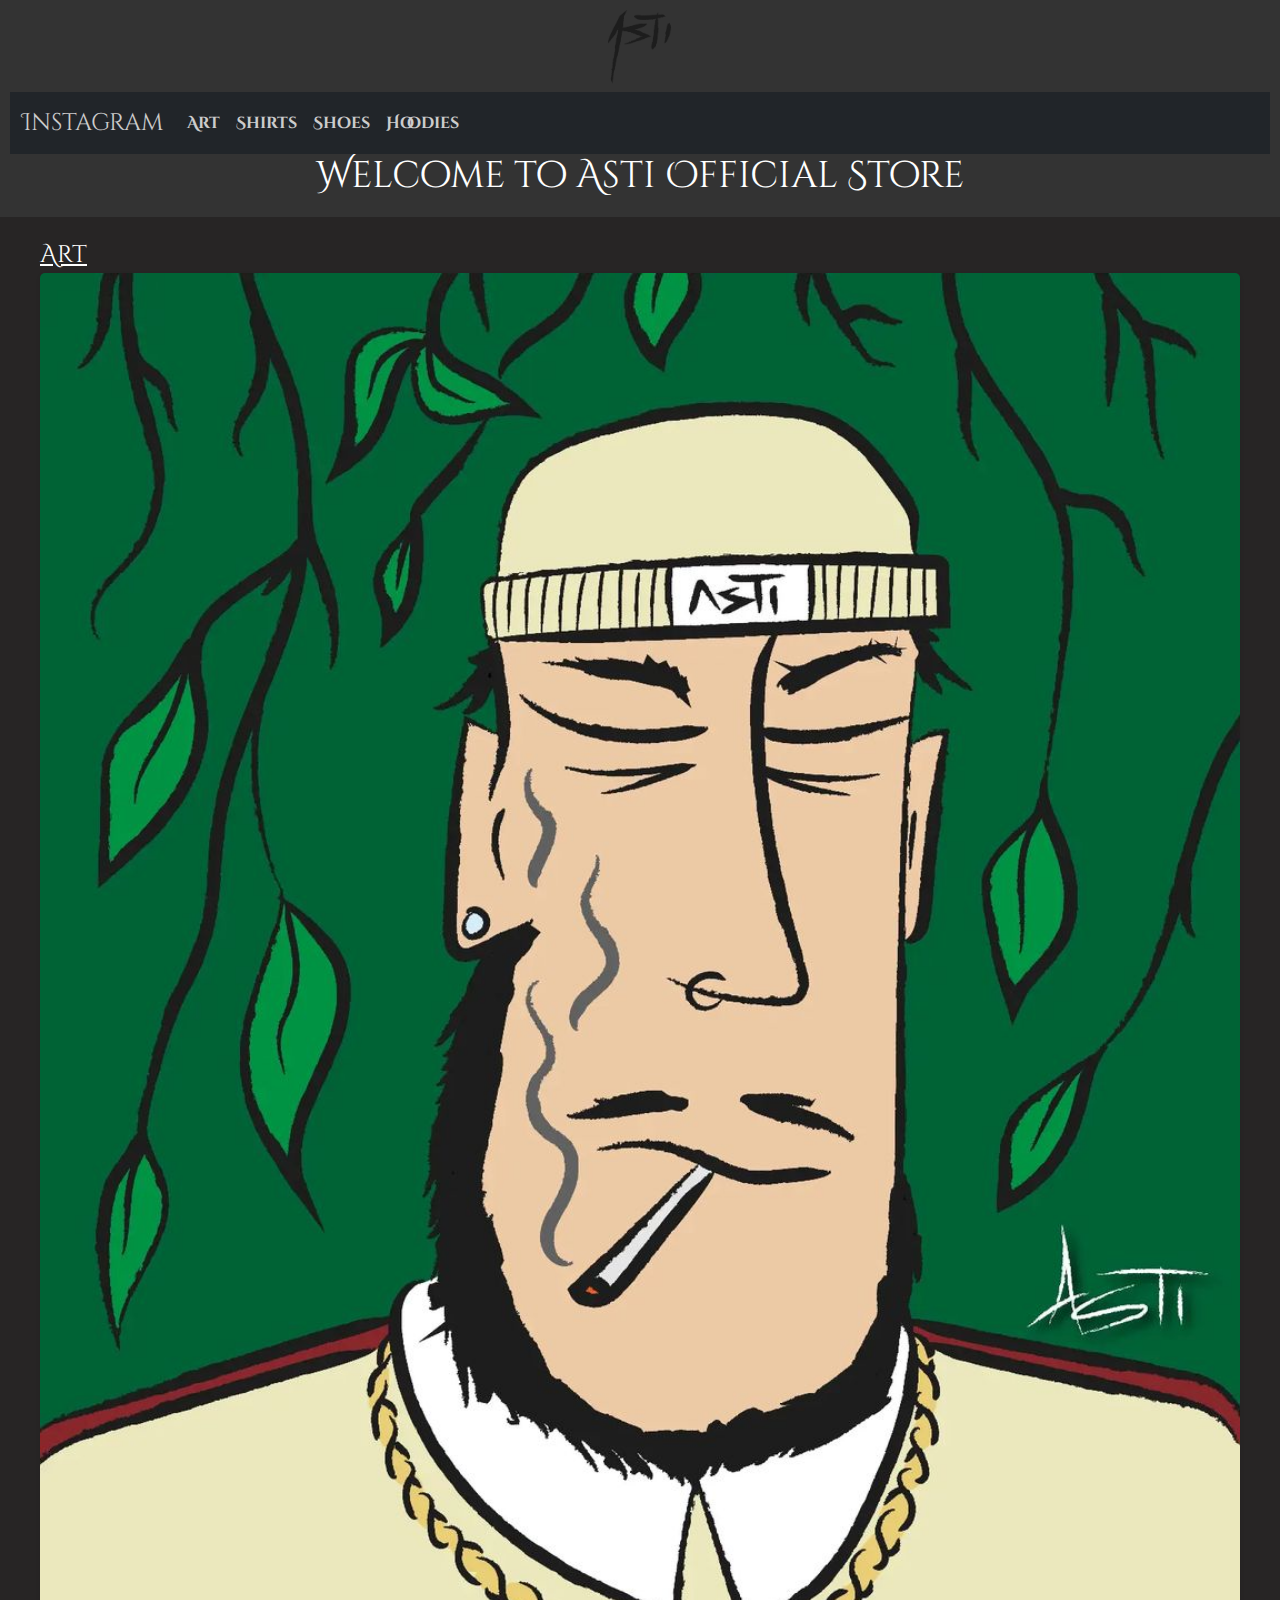
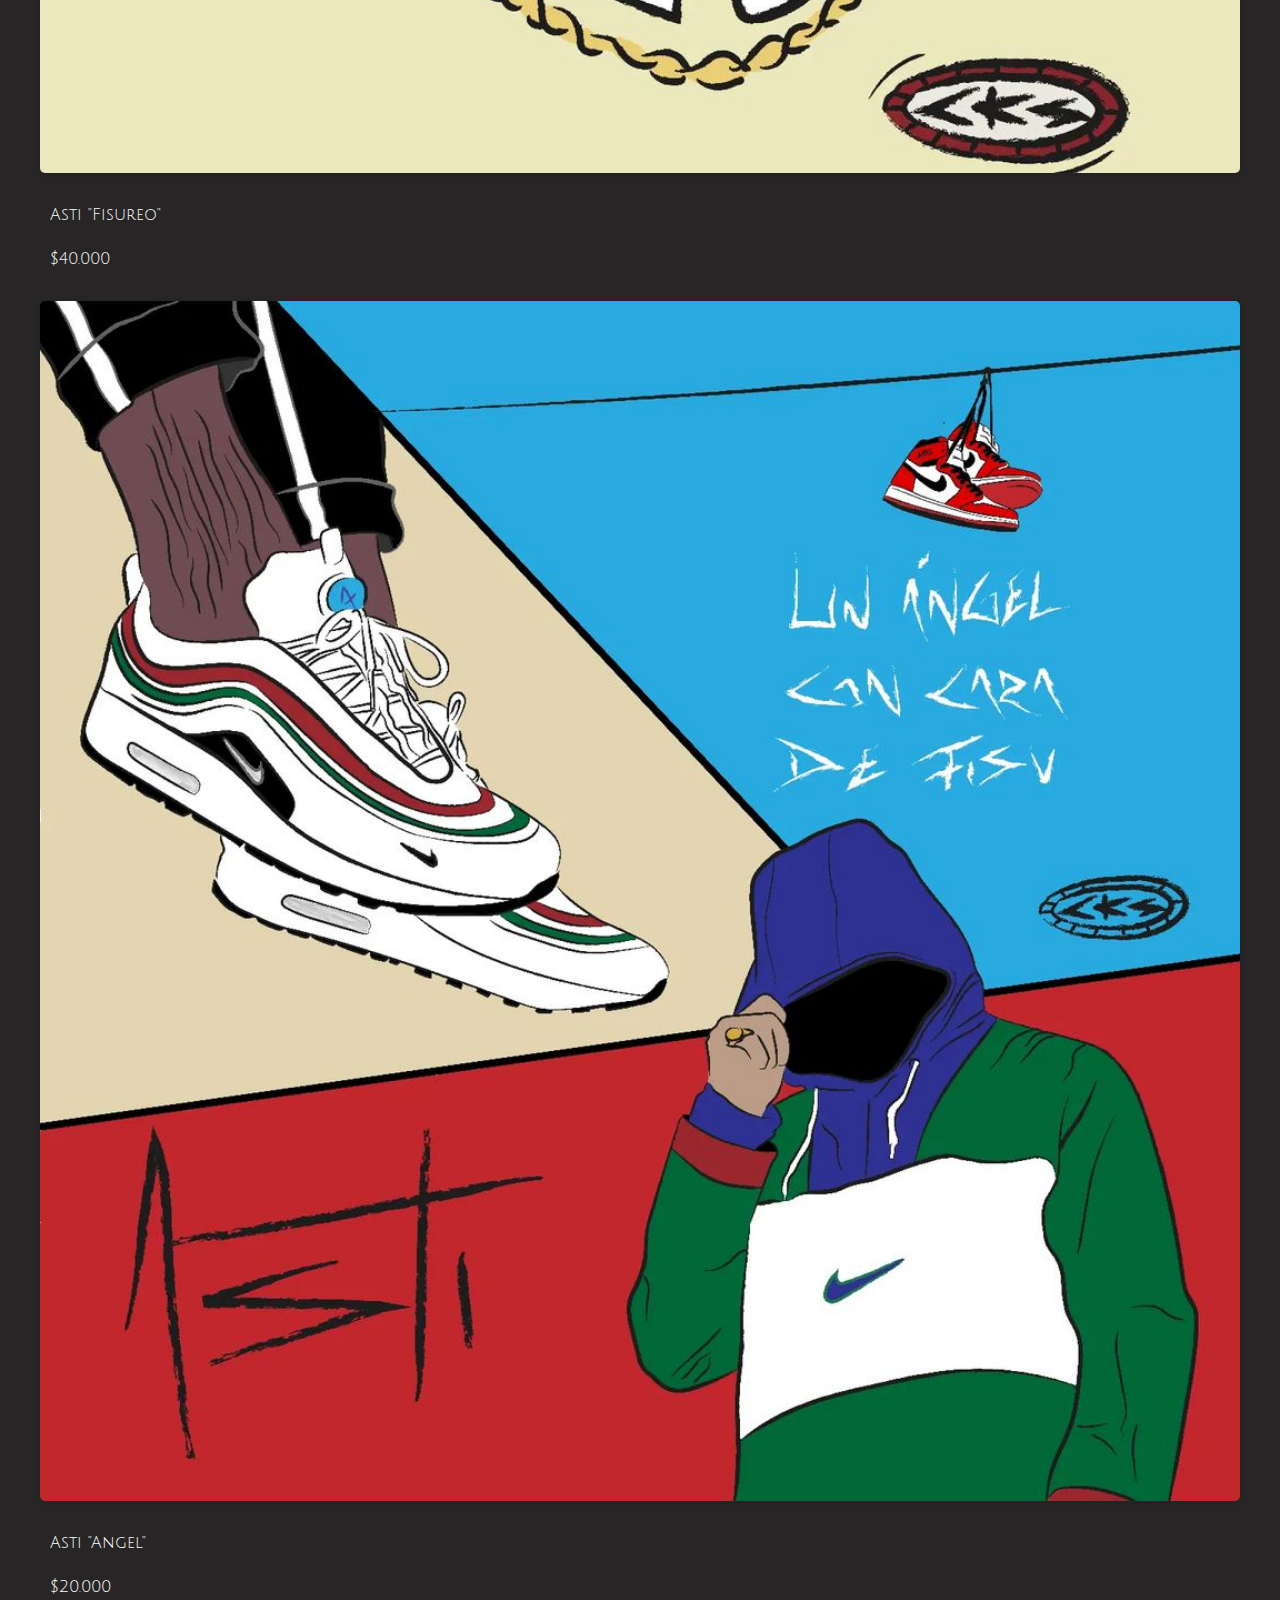
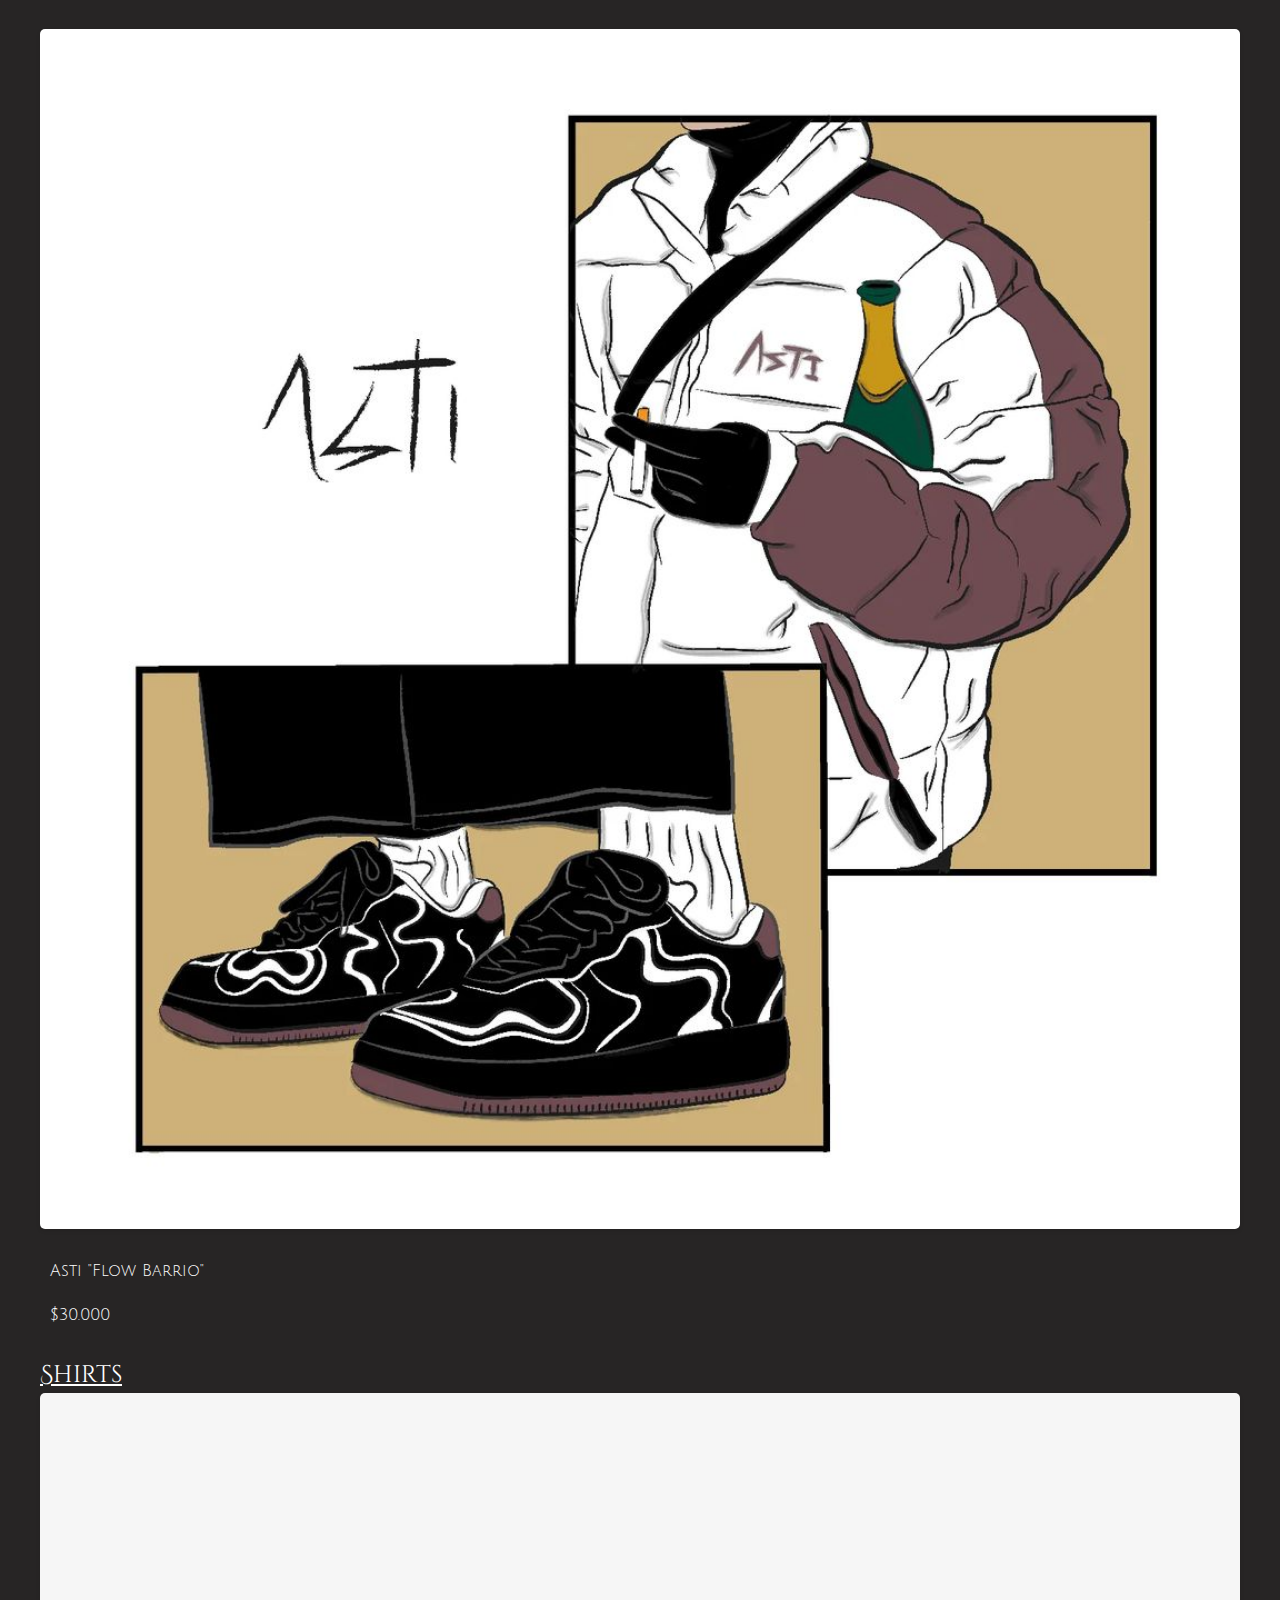
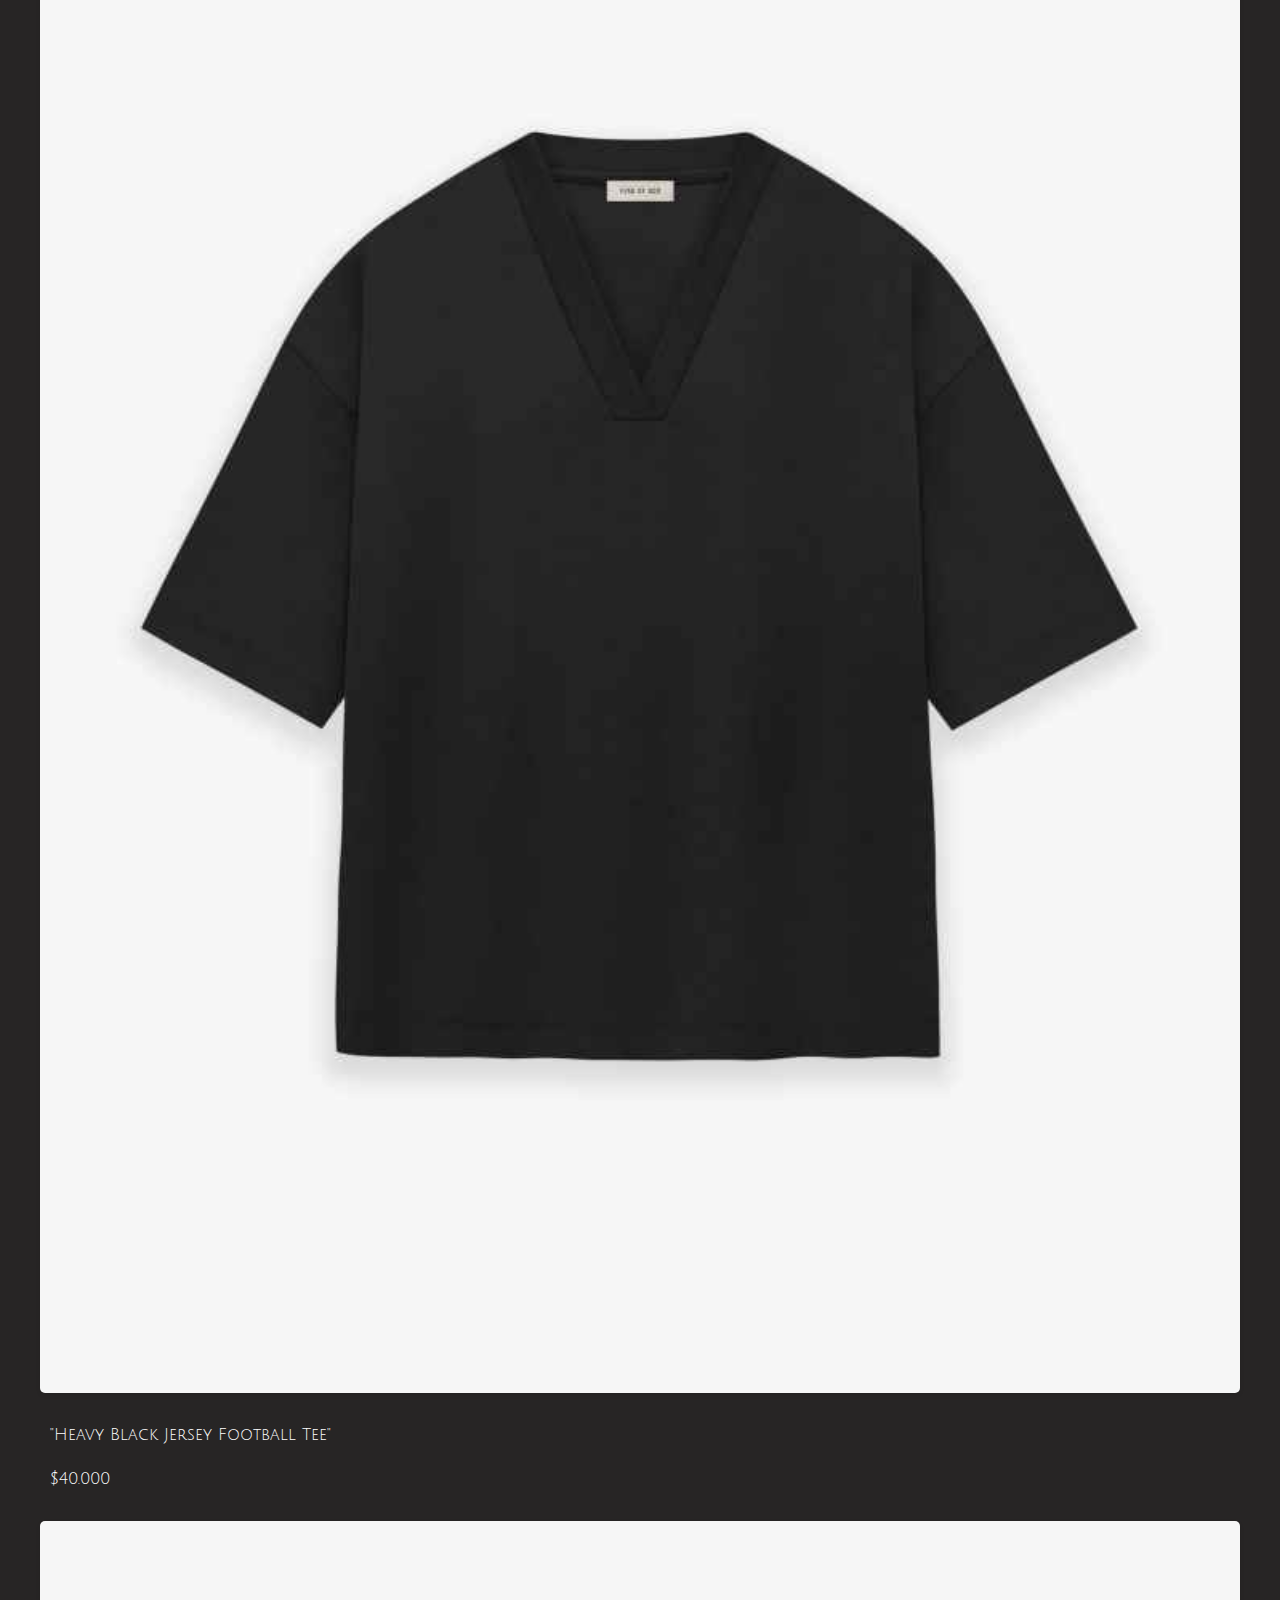
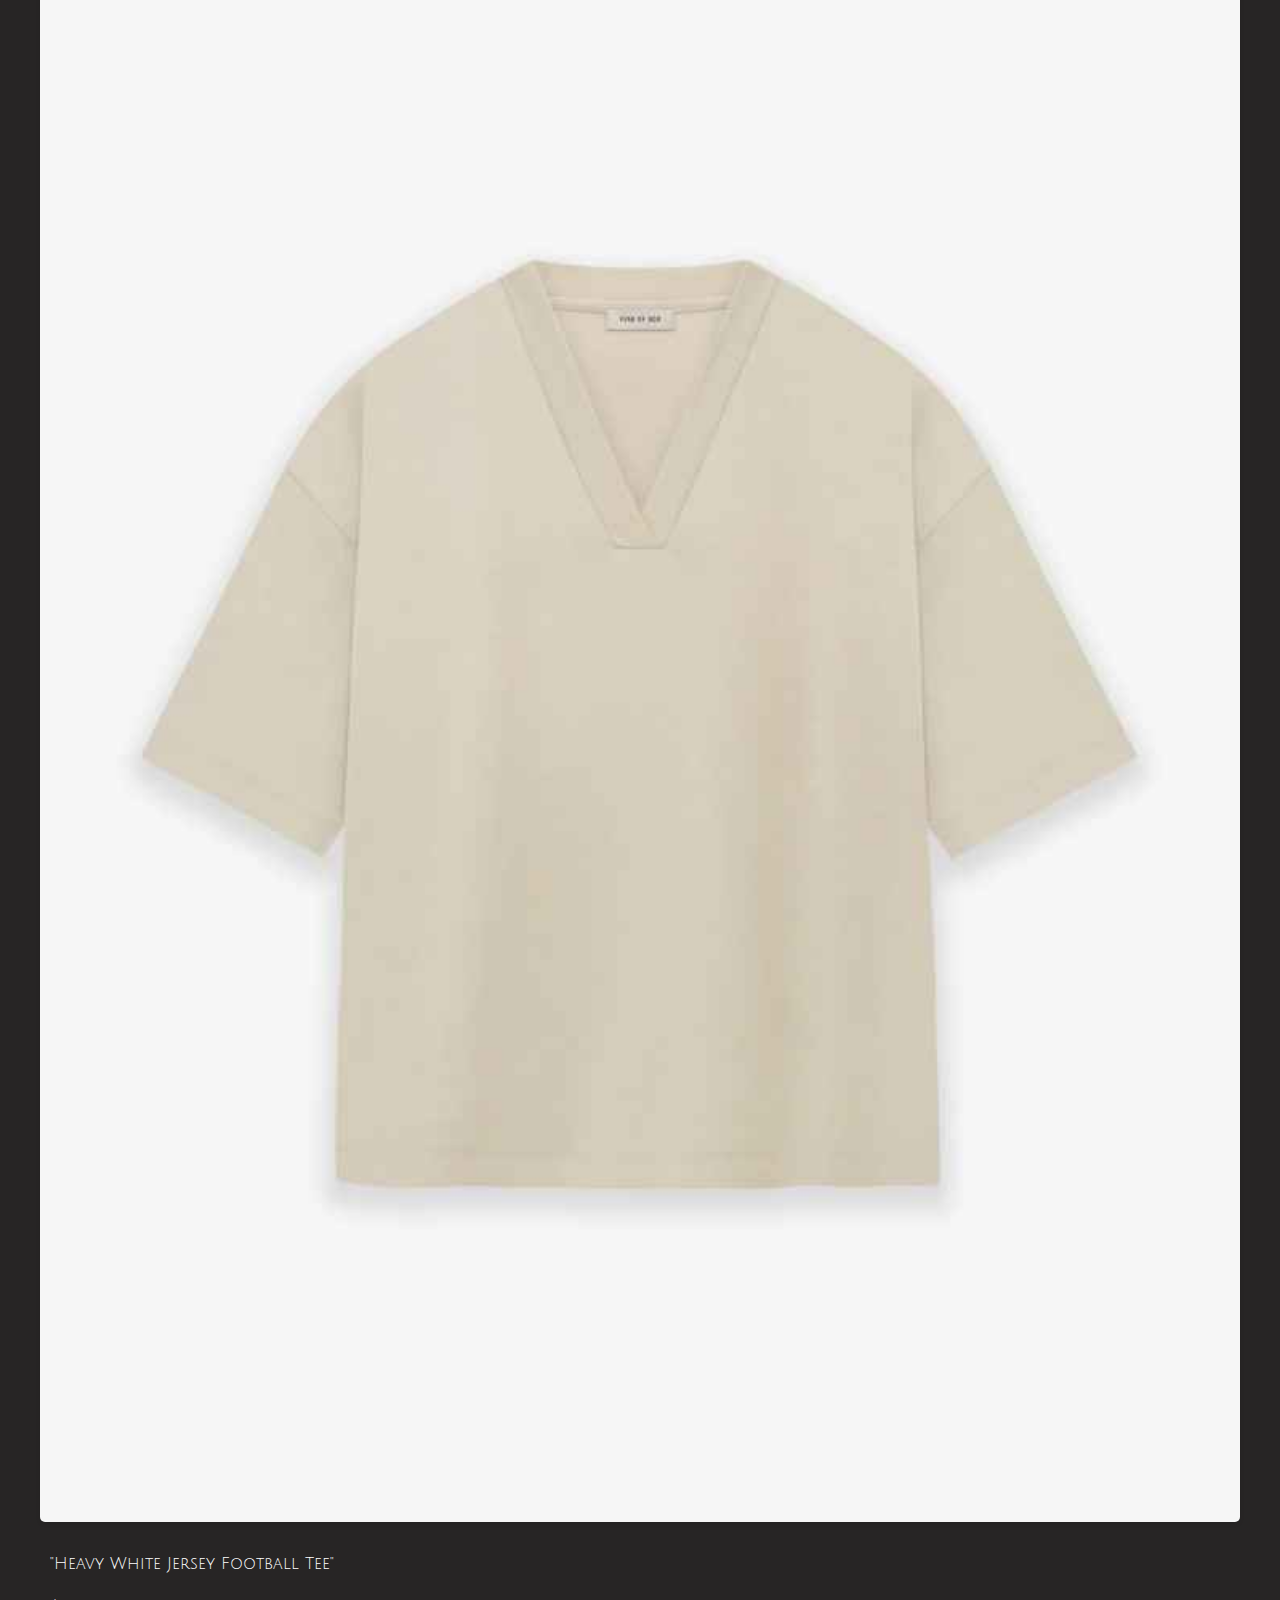
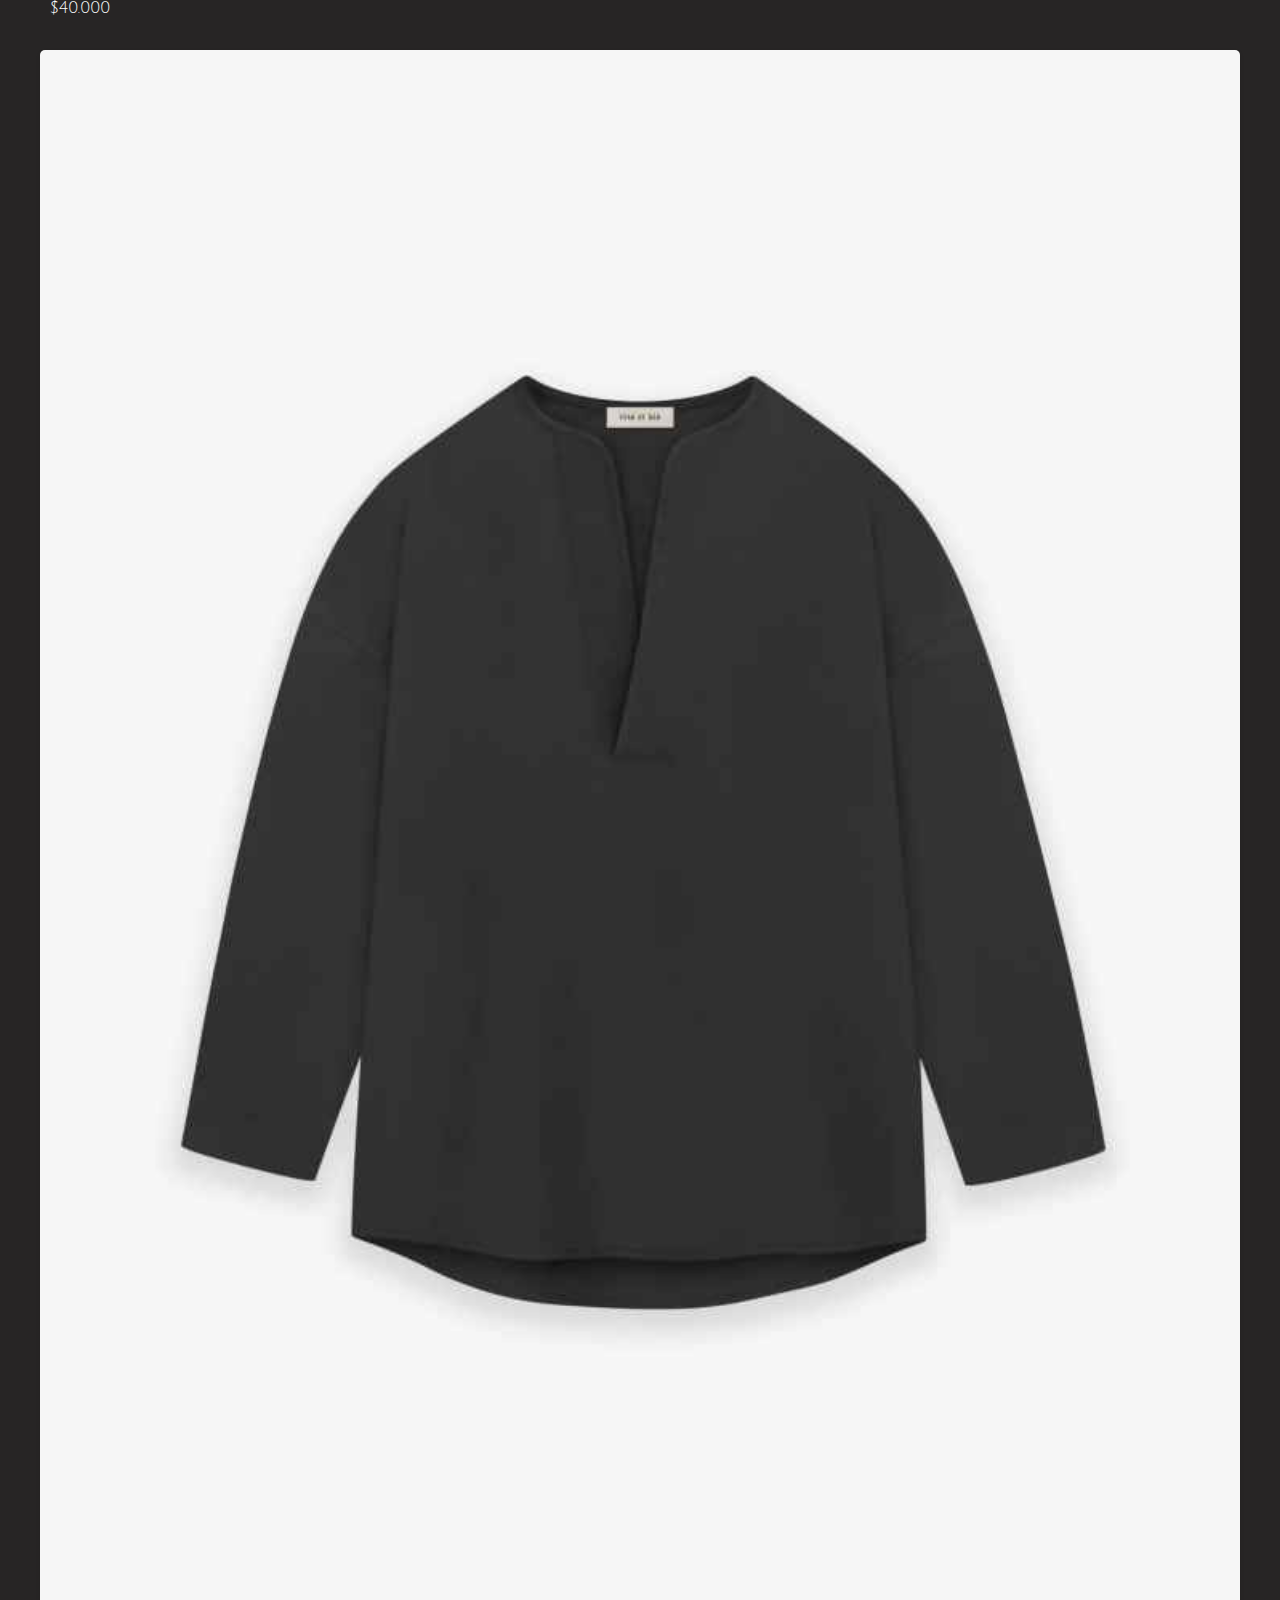
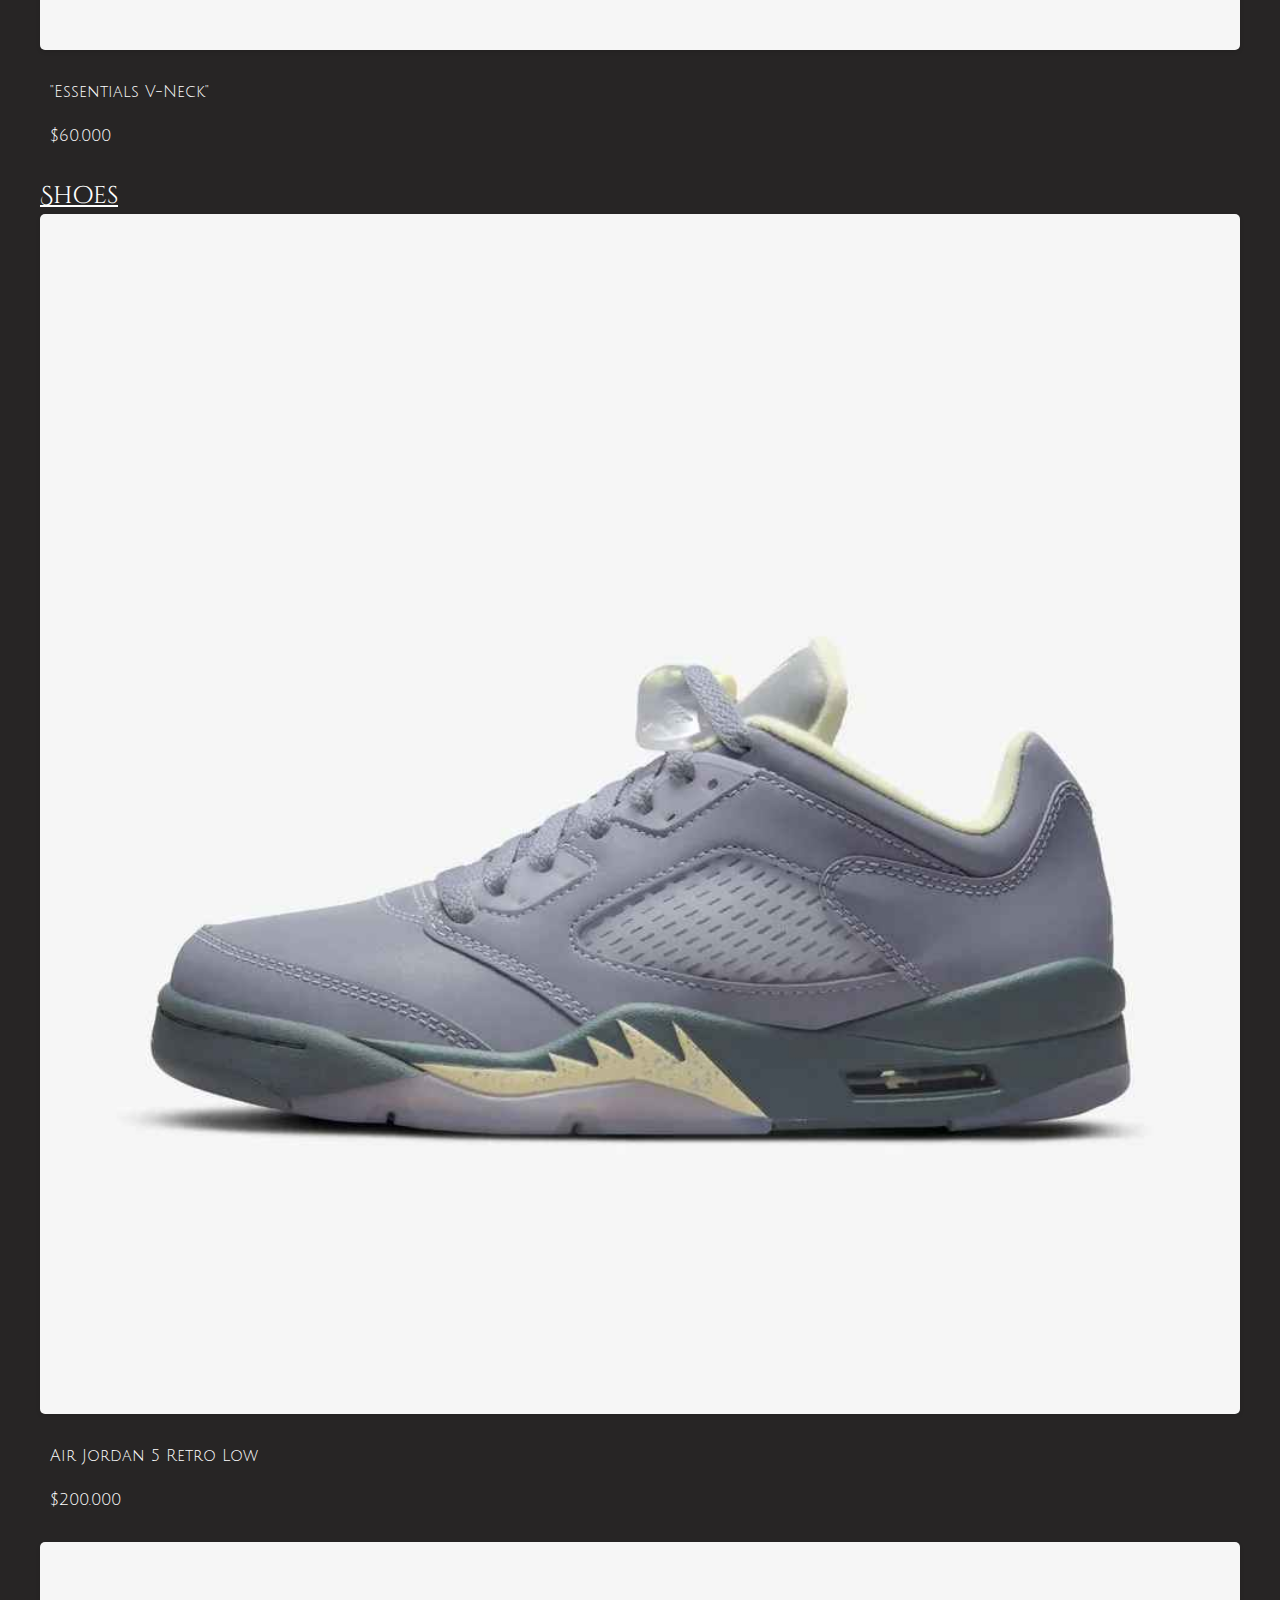
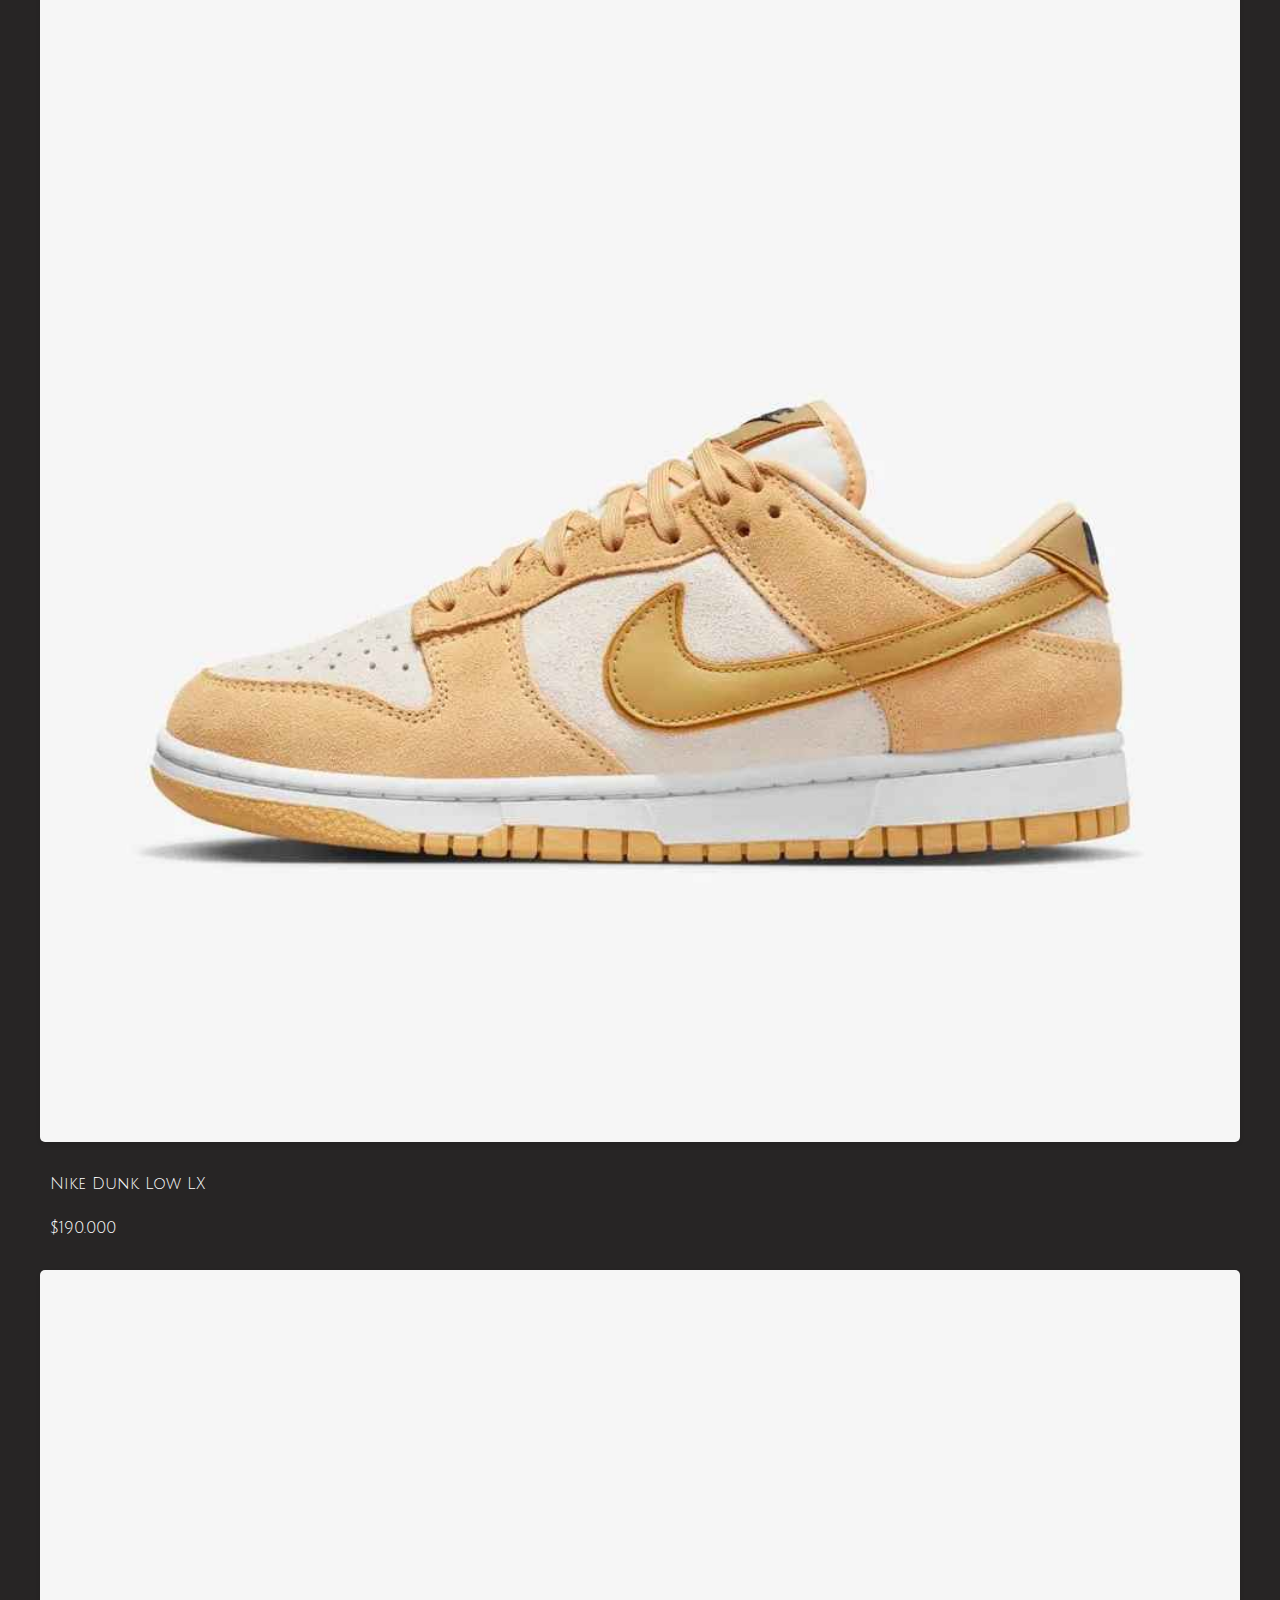
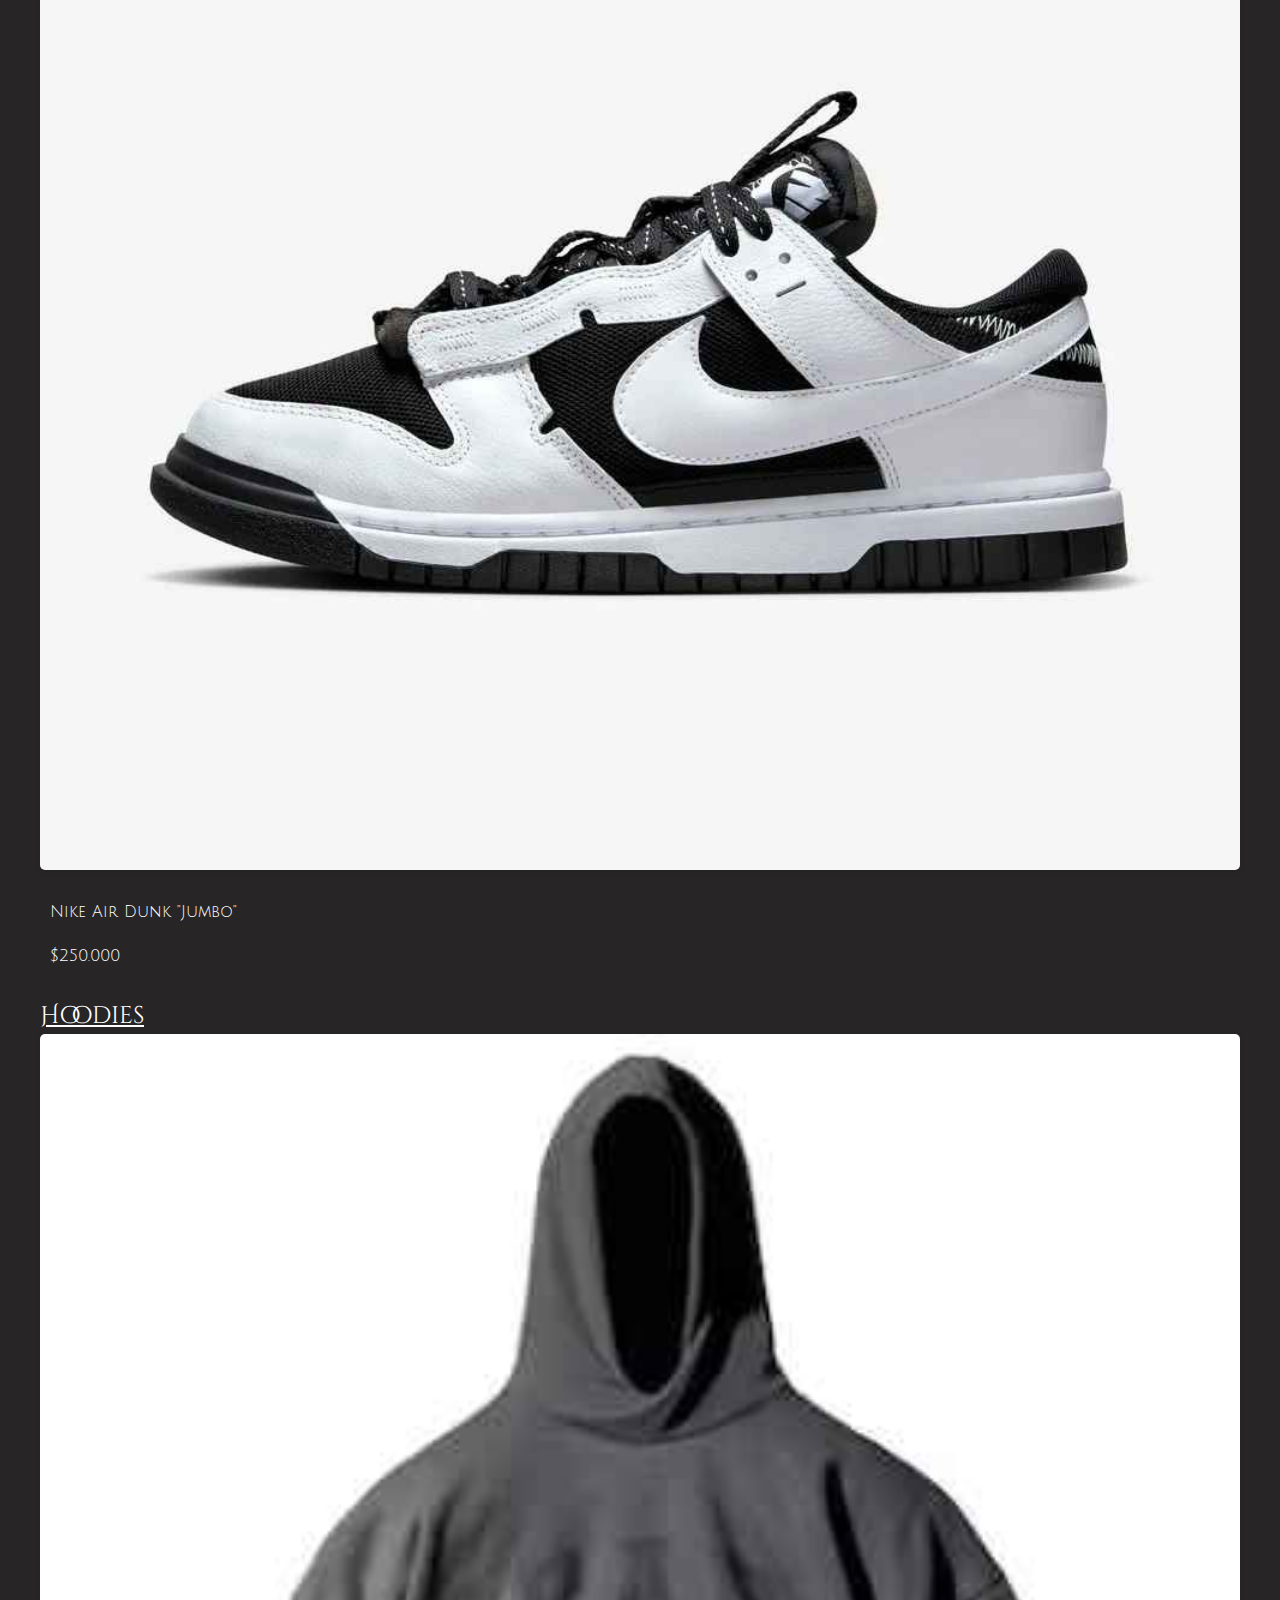
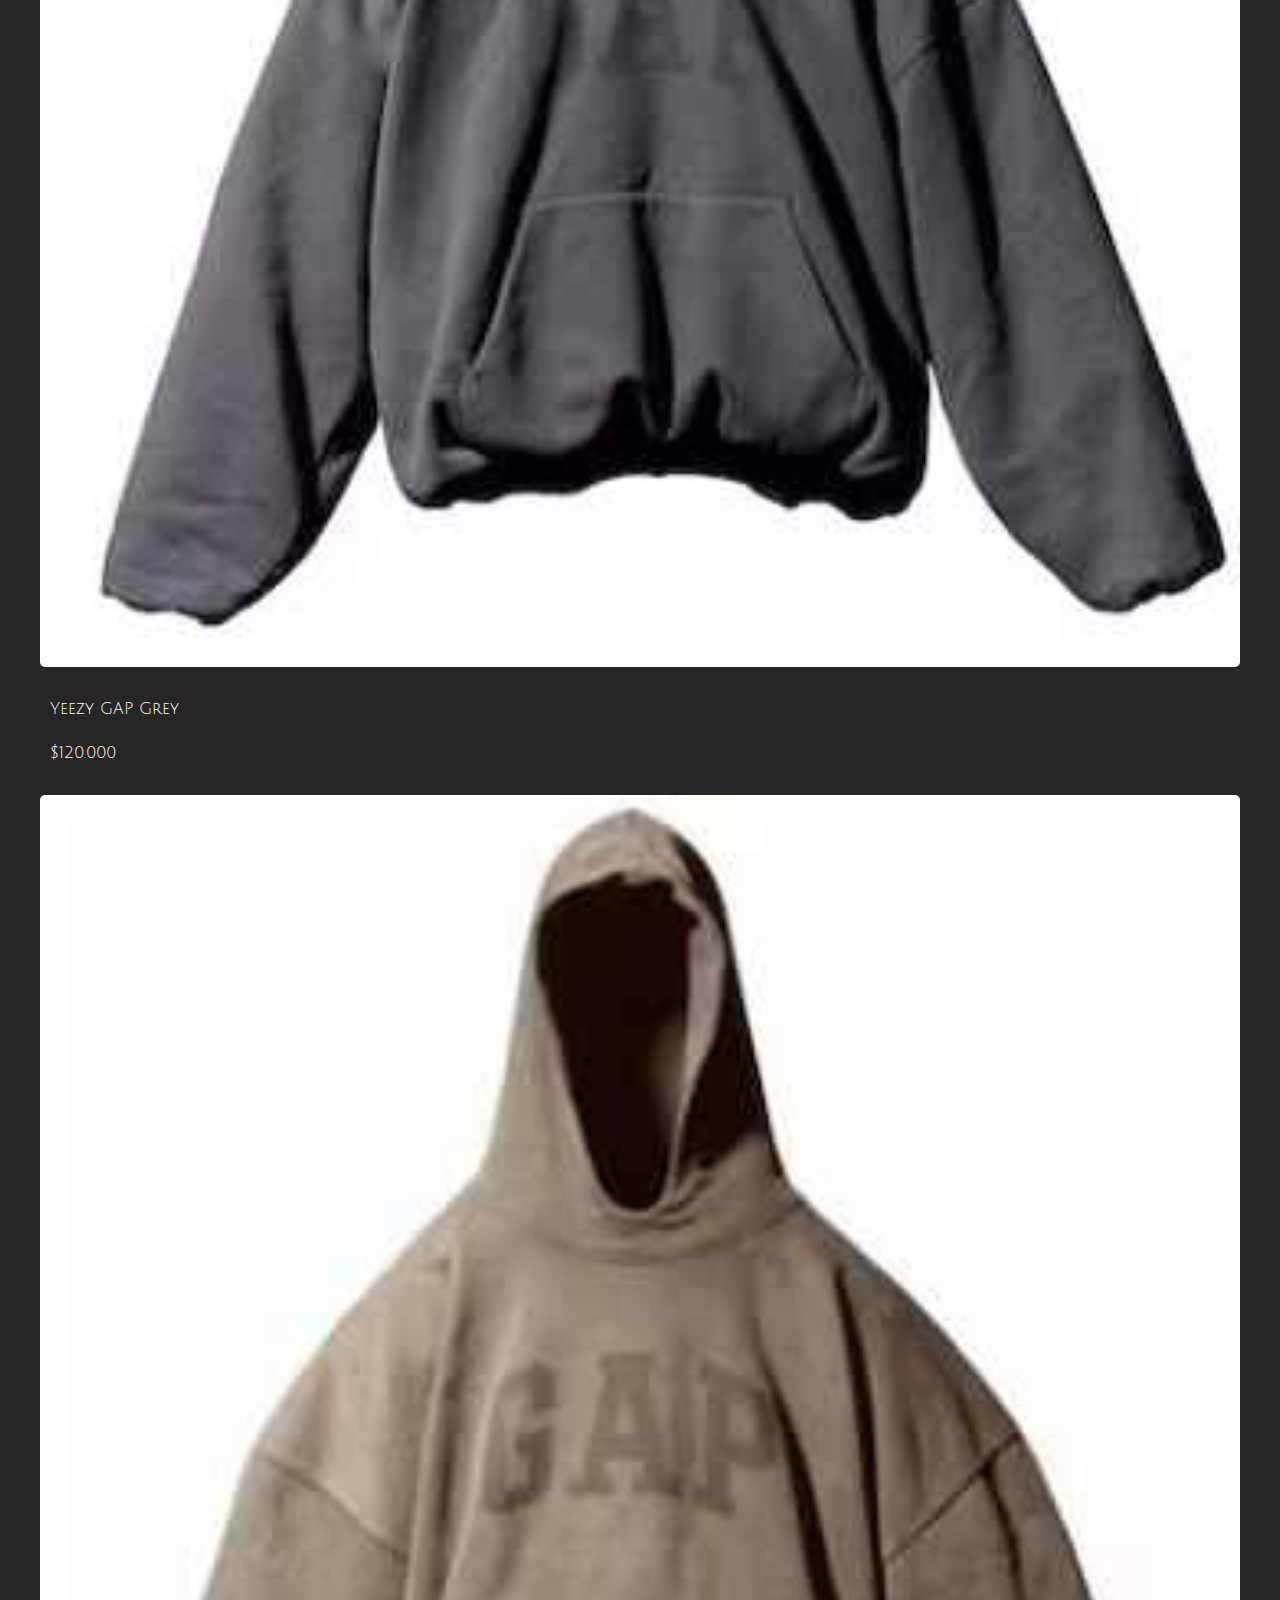
<file: index.html>
<!DOCTYPE html>
<html lang="en">
<head>
    <meta charset="UTF-8">
    <meta name="viewport" content="width=device-width, initial-scale=1.0">
    <title>Document</title>
    <link href="https://cdn.jsdelivr.net/npm/bootstrap@5.3.3/dist/css/bootstrap.min.css" rel="stylesheet">
    <link rel="preconnect" href="https://fonts.googleapis.com">
<link rel="preconnect" href="https://fonts.gstatic.com" crossorigin>
<link href="https://fonts.googleapis.com/css2?family=Cinzel+Decorative:wght@400;700;900&display=swap" rel="stylesheet">
    <link rel="preconnect" href="https://fonts.googleapis.com">
<link rel="preconnect" href="https://fonts.gstatic.com" crossorigin>
<link href="https://fonts.googleapis.com/css2?family=Julius+Sans+One&display=swap" rel="stylesheet">

    <meta name="keywords" content="Tienda online, arte, zapatillas, remeras, buzos">
    <meta name="author" content="Bruno Andres Gonzalez">
    <meta name="language" content="spanish">

    <link rel="stylesheet" href="css/style.css">
</head>
<body>
    <!DOCTYPE html>
<html lang="en">
<head>
    <meta charset="UTF-8">
    <meta name="viewport" content="width=device-width, initial-scale=1.0">
    <title>Document</title>
    <link href="https://cdn.jsdelivr.net/npm/bootstrap@5.3.3/dist/css/bootstrap.min.css" rel="stylesheet">
    <link rel="preconnect" href="https://fonts.googleapis.com">
    <link rel="preconnect" href="https://fonts.gstatic.com" crossorigin>
    <link href="https://fonts.googleapis.com/css2?family=Cinzel+Decorative:wght@400;700;900&display=swap" rel="stylesheet">
    <link rel="preconnect" href="https://fonts.googleapis.com">
    <link rel="preconnect" href="https://fonts.gstatic.com" crossorigin>
    <link href="https://fonts.googleapis.com/css2?family=Julius+Sans+One&display=swap" rel="stylesheet">
    <link rel="stylesheet" href="css/style.css">
</head>
<body>
    <header>
        <img class="bg-img" src="img/asti-bg.png" alt="">
        <nav class="navbar navbar-expand-lg bg-dark">
            <div class="container-fluid">
                <a class="navbar-brand" href="https://www.instagram.com/asti.cks/" target="_blank">Instagram</a>
                <button class="navbar-toggler" type="button" data-bs-toggle="collapse" data-bs-target="#navbarNavAltMarkup" aria-controls="navbarNavAltMarkup" aria-expanded="false" aria-label="Toggle navigation">
                    <span class="navbar-toggler-icon"></span>
                </button>
                <div class="collapse navbar-collapse" id="navbarNavAltMarkup">
                    <div class="navbar-nav">
                        <a class="nav-link active" href="./pages/Art.html">Art</a>
                        <a class="nav-link active" href="./pages/shirts.html">Shirts</a>
                        <a class="nav-link active" href="./pages/shoes.html">Shoes</a>
                        <a class="nav-link active" href="./pages/Hoodies.html">Hoodies</a>
                    </div>
                </div>
            </div>
        </nav>
        <h1 class="titulo-producto">Welcome to Asti Official Store</h1>
    </header>
    
    <main>
        <a class="titulo-pagina" href="./pages/Art.html">Art</a>
        <section>
            <article>
                <img src="img/astiart-4.jfif" alt="imagen seccion arte">
                <p class="nombre-articulo">Asti "Fisureo"</p>
                <p class="precio-articulo">$40.000</p>
            </article>
            <article>
                <img src="img/astiart-8.jpg" alt="imagen seccion arte">
                <p class="nombre-articulo">Asti "Angel"</p>
                <p class="precio-articulo">$20.000</p>
            </article>
            <article>
                <img src="img/astiart-10.jfif" alt="imagen seccion arte">
                <p class="nombre-articulo">Asti "Flow Barrio"</p>
                <p class="precio-articulo">$30.000</p>
            </article>
        </section>
        <a class="titulo-pagina" href="./pages/shirts.html">Shirts</a>
        <section>
            <article>
                <img src="img/fearofgod-6.jfif" alt="imagen seccion remeras">
                <p class="nombre-articulo">"Heavy Black Jersey Football Tee"</p>
                <p class="precio-articulo">$40.000</p>
            </article>
            <article>
                <img src="img/fearofgod-7.jfif" alt="imagen seccion remeras">
                <p class="nombre-articulo">"Heavy White Jersey Football Tee"</p>
                <p class="precio-articulo">$40.000</p>
            </article>
            <article>
                <img src="img/fearofgod-8.jfif" alt="imagen seccion remeras">
                <p class="nombre-articulo">"Essentials V-Neck"</p>
                <p class="precio-articulo">$60.000</p>
            </article>
        </section>
        <a class="titulo-pagina" href="./pages/shoes.html">Shoes</a>
        <section>
            <article>
                <img src="img/shoes-1.jfif" alt="imagen seccion zapatillas">
                <p class="nombre-articulo">Air Jordan 5 Retro Low</p>
                <p class="precio-articulo">$200.000</p>
            </article>
            <article>
                <img src="img/shoes-2.jfif" alt="imagen seccion zapatillas">
                <p class="nombre-articulo">Nike Dunk Low LX</p>
                <p class="precio-articulo">$190.000</p>
            </article>
            <article>
                <img src="img/shoes-3.jfif" alt="imagen seccion zapatillas">
                <p class="nombre-articulo">Nike Air Dunk "Jumbo"</p>
                <p class="precio-articulo">$250.000</p>
            </article>
        </section>
        <a class="titulo-pagina" href="./pages/Hoodies.html">Hoodies</a>
        <section>
            <article>
                <img src="img/hoodies-1.jpg" alt="imagen seccion hoodies">
                <p class="nombre-articulo">Yeezy GAP Grey</p>
                <p class="precio-articulo">$120.000</p>
            </article>
            <article>
                <img src="img/hoodies-2.jpg" alt="imagen seccion hoodies">
                <p class="nombre-articulo">Yeezy GAP Brown</p>
                <p class="precio-articulo">$130.000</p>
            </article>
            <article>
                <img src="img/hoodies-3.jpg" alt="imagen seccion hoodies">
                <p class="nombre-articulo">Yeezy GAP White</p>
                <p class="precio-articulo">$150.000</p>
            </article>
        </section>
    </main>
    

    <footer>
        <div class="container">
            <p>All Rights Reserved</p>
        </div>
    </footer>

    
    <script src="https://cdn.jsdelivr.net/npm/bootstrap@5.3.3/dist/js/bootstrap.bundle.min.js"></script>
</body>
</html>
</file>
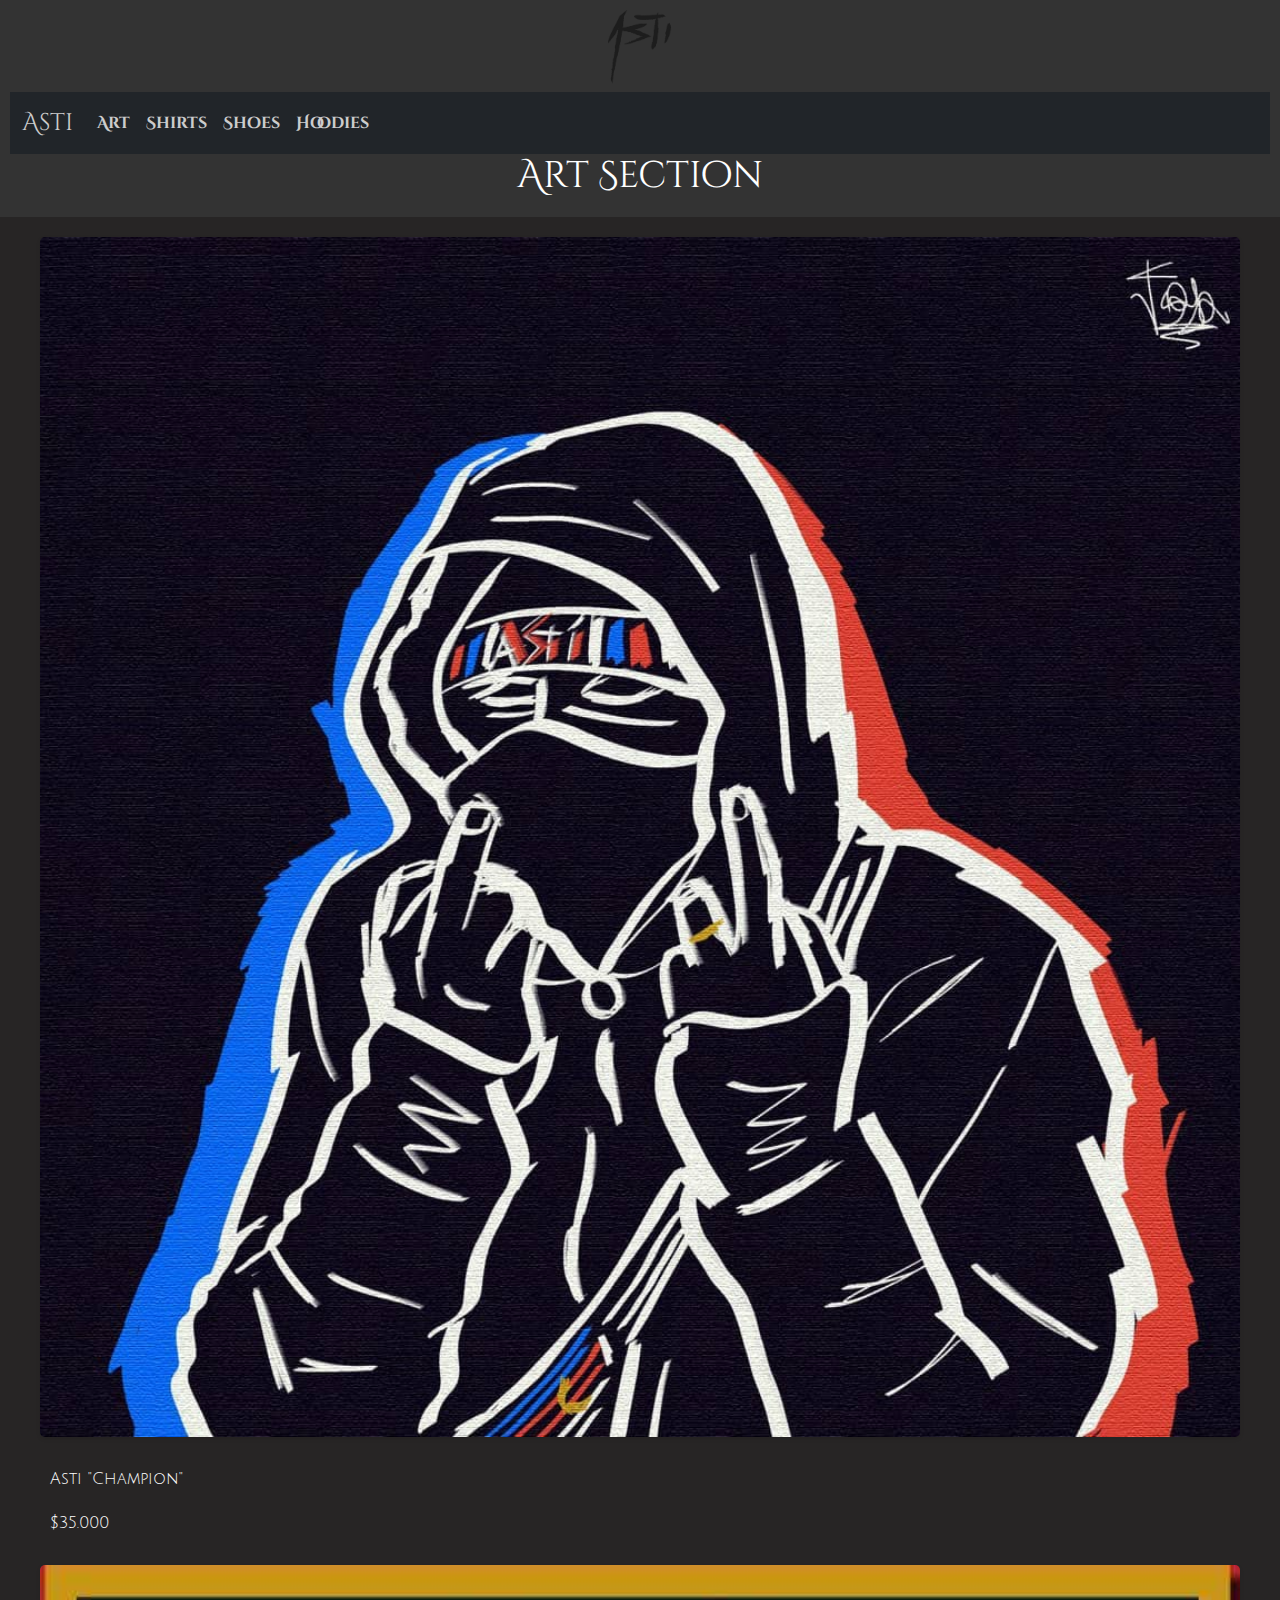
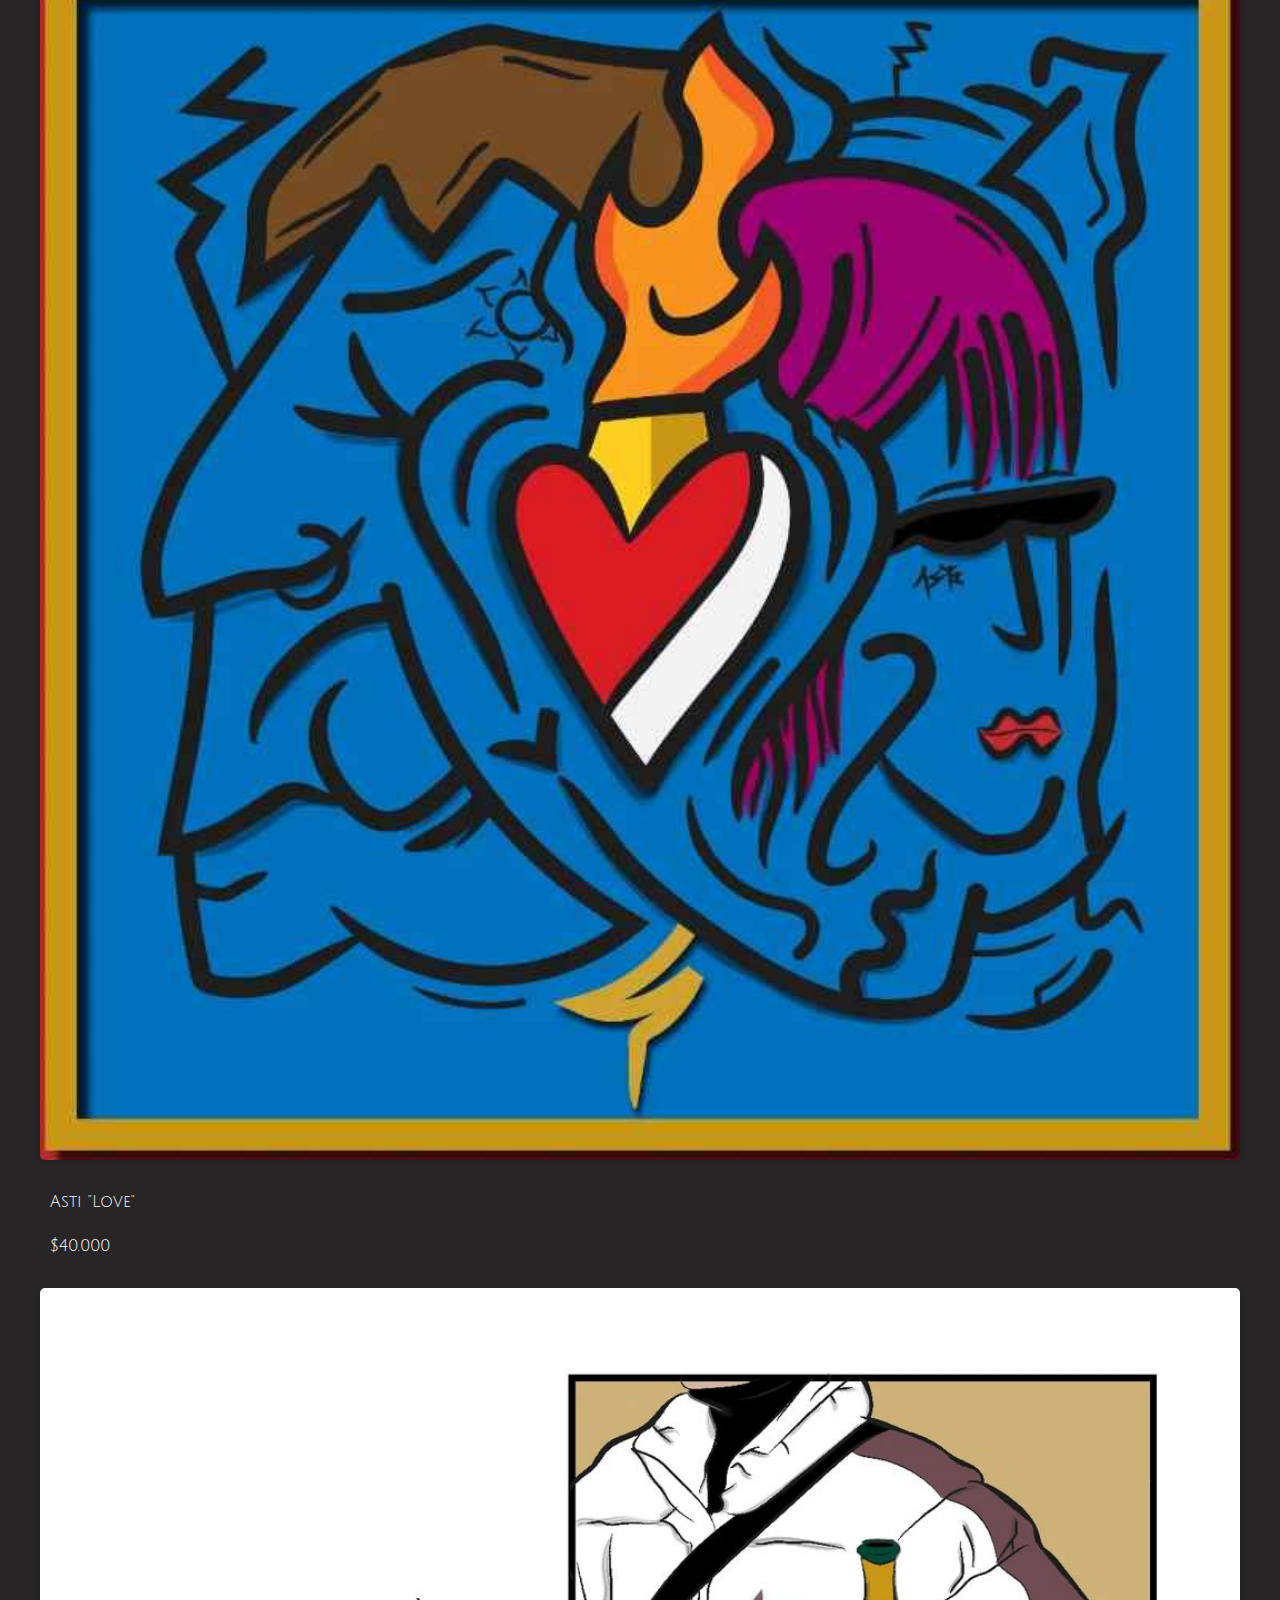
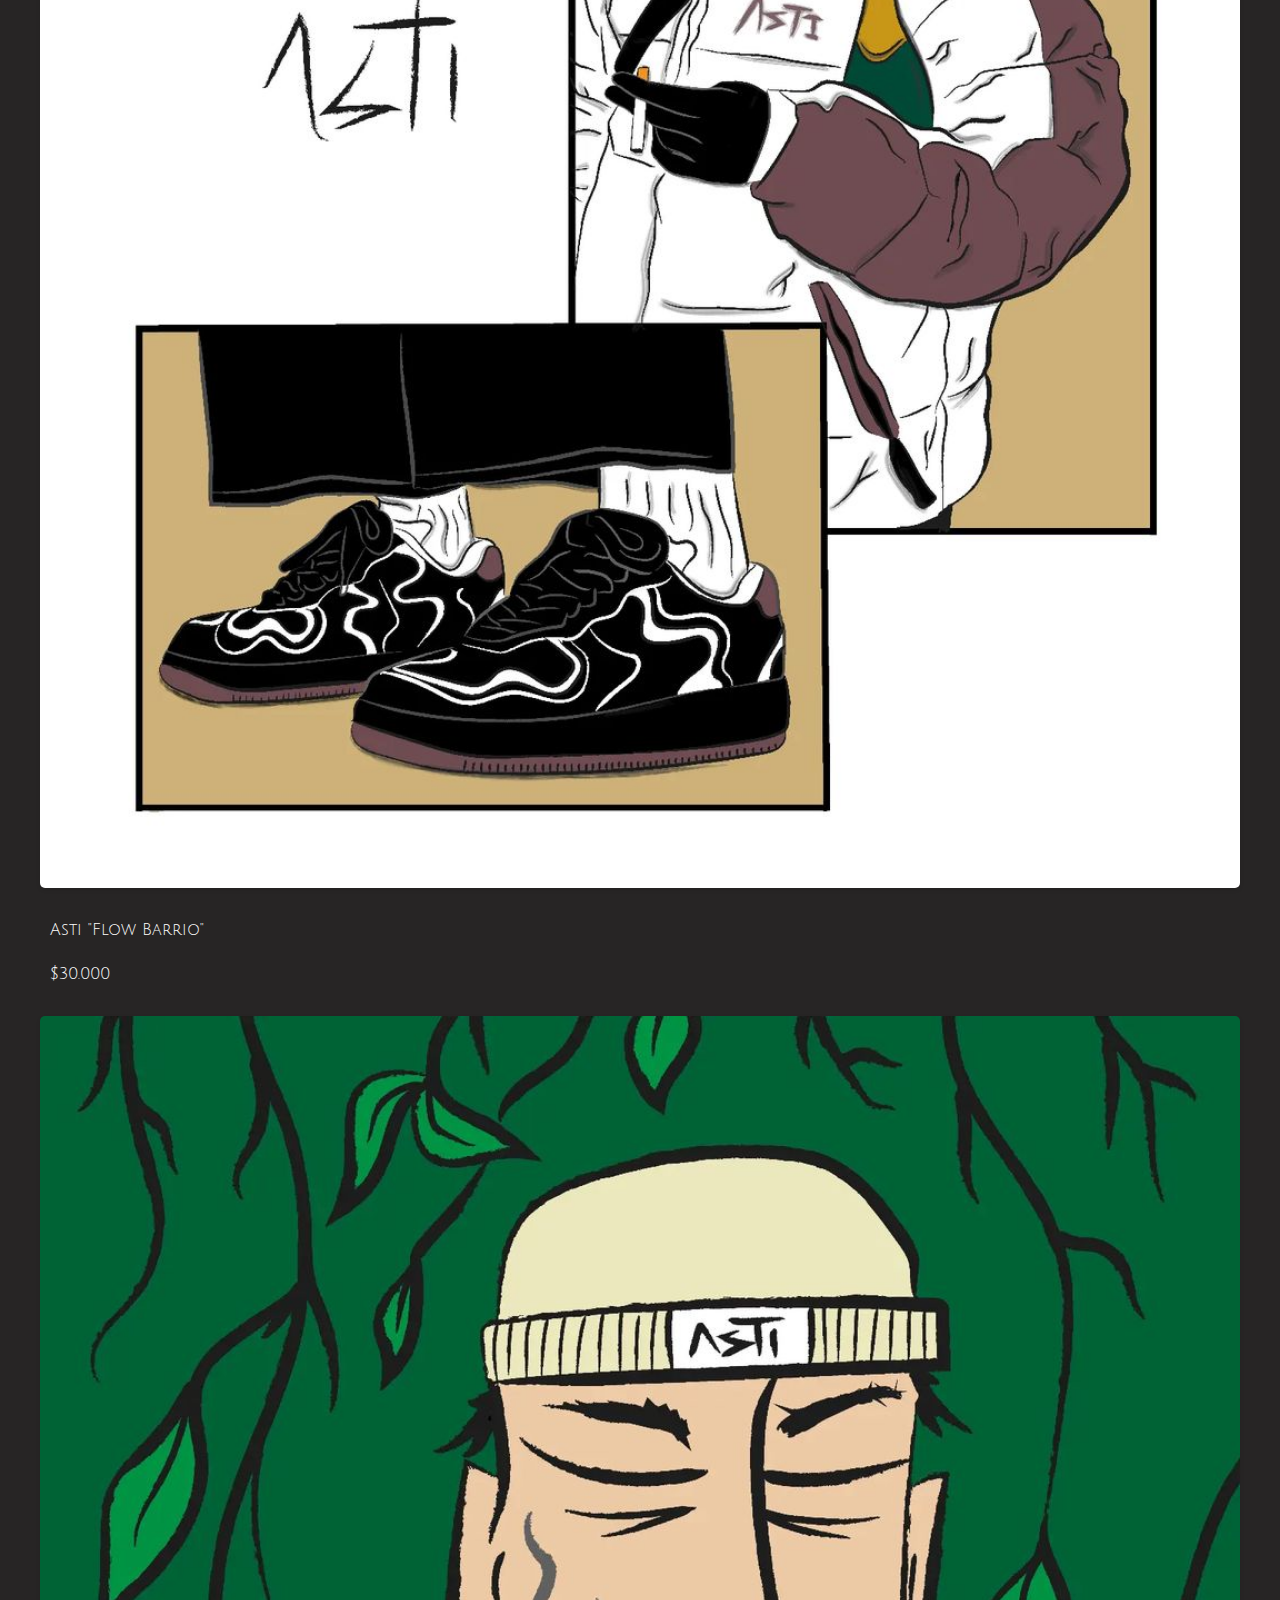
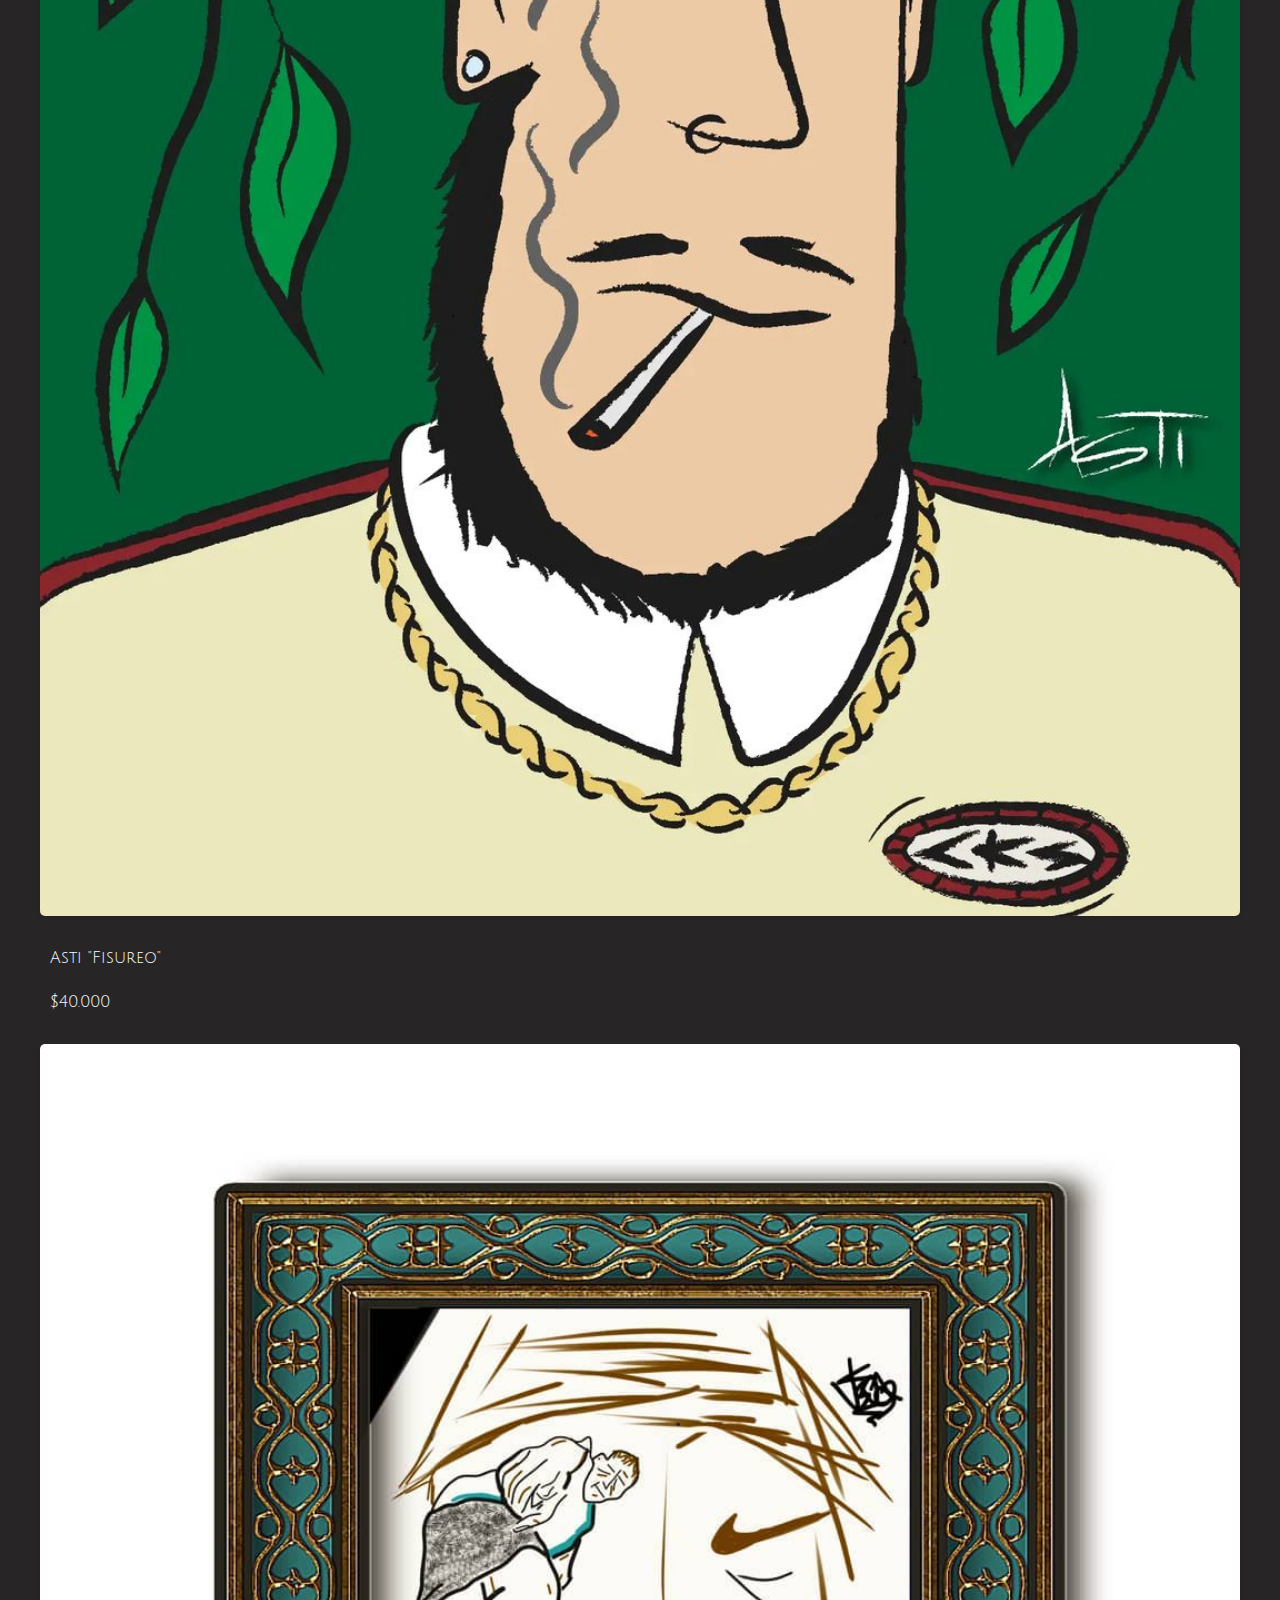
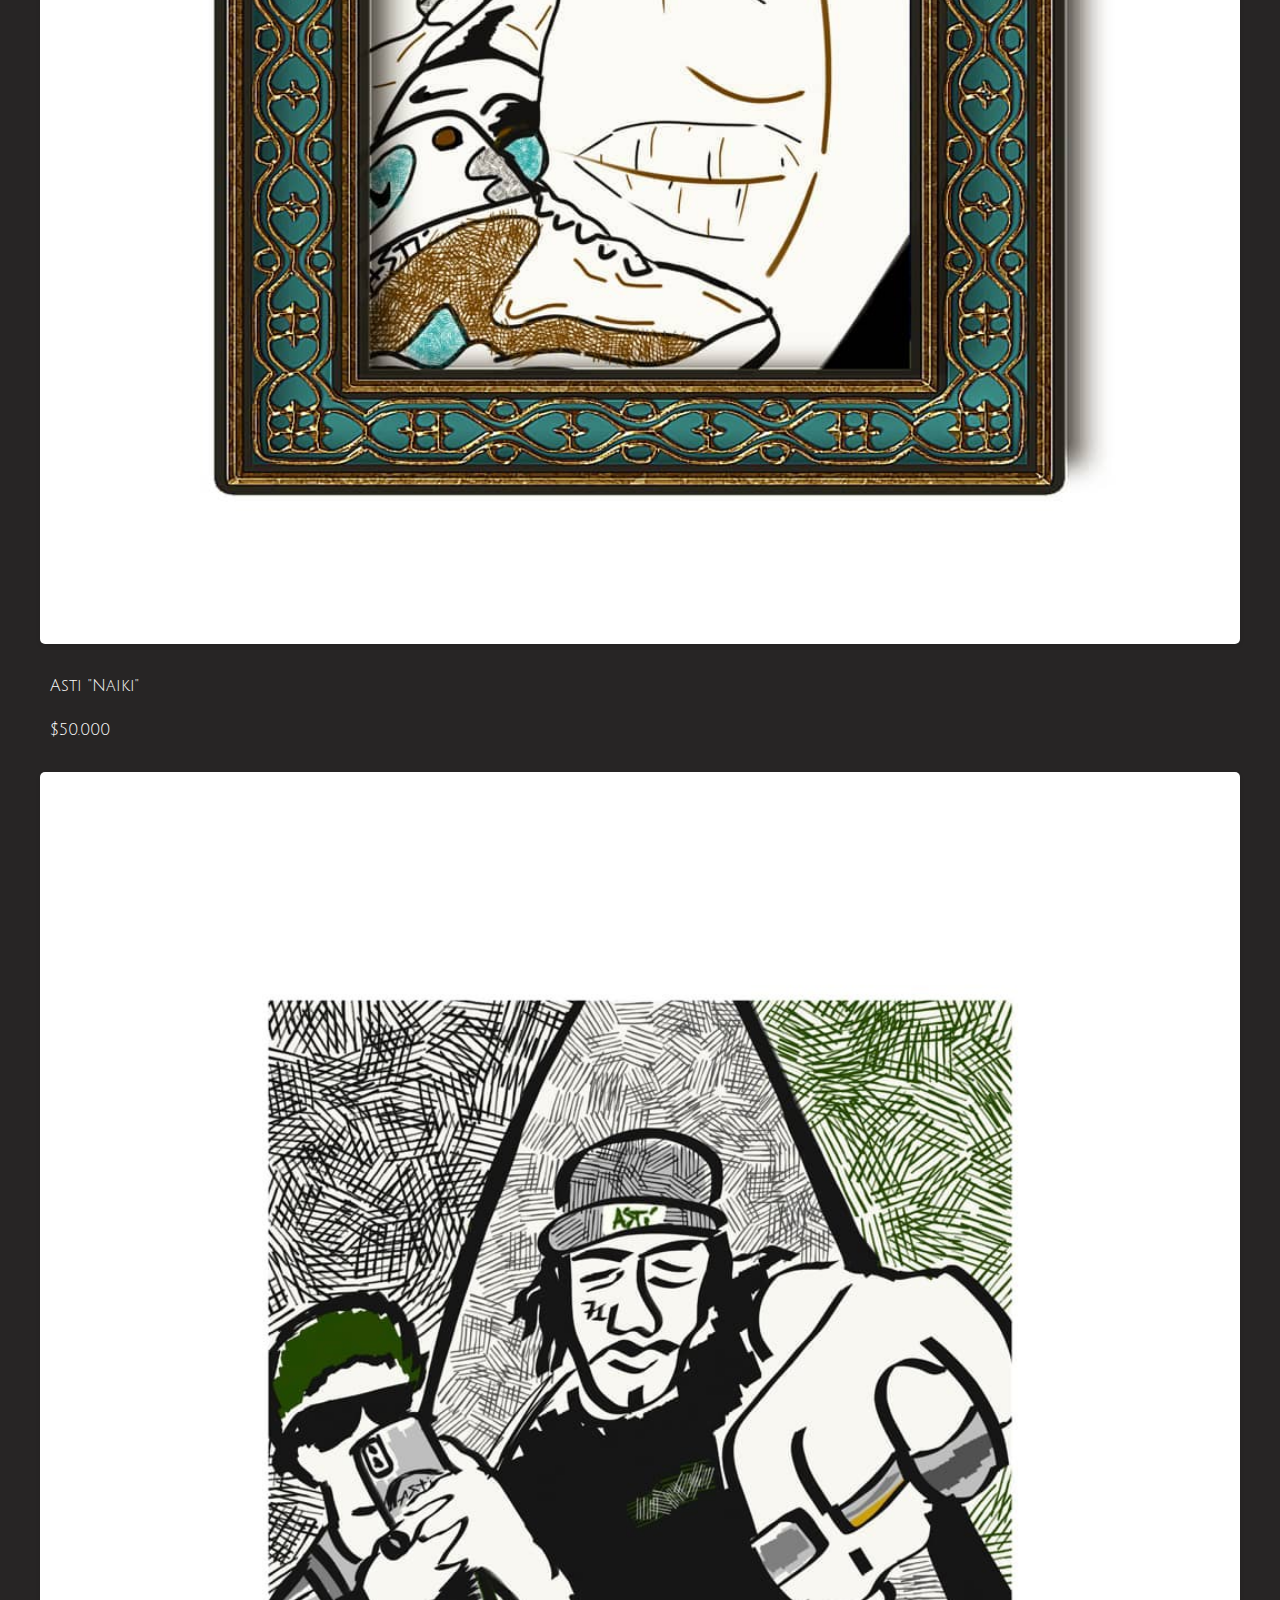
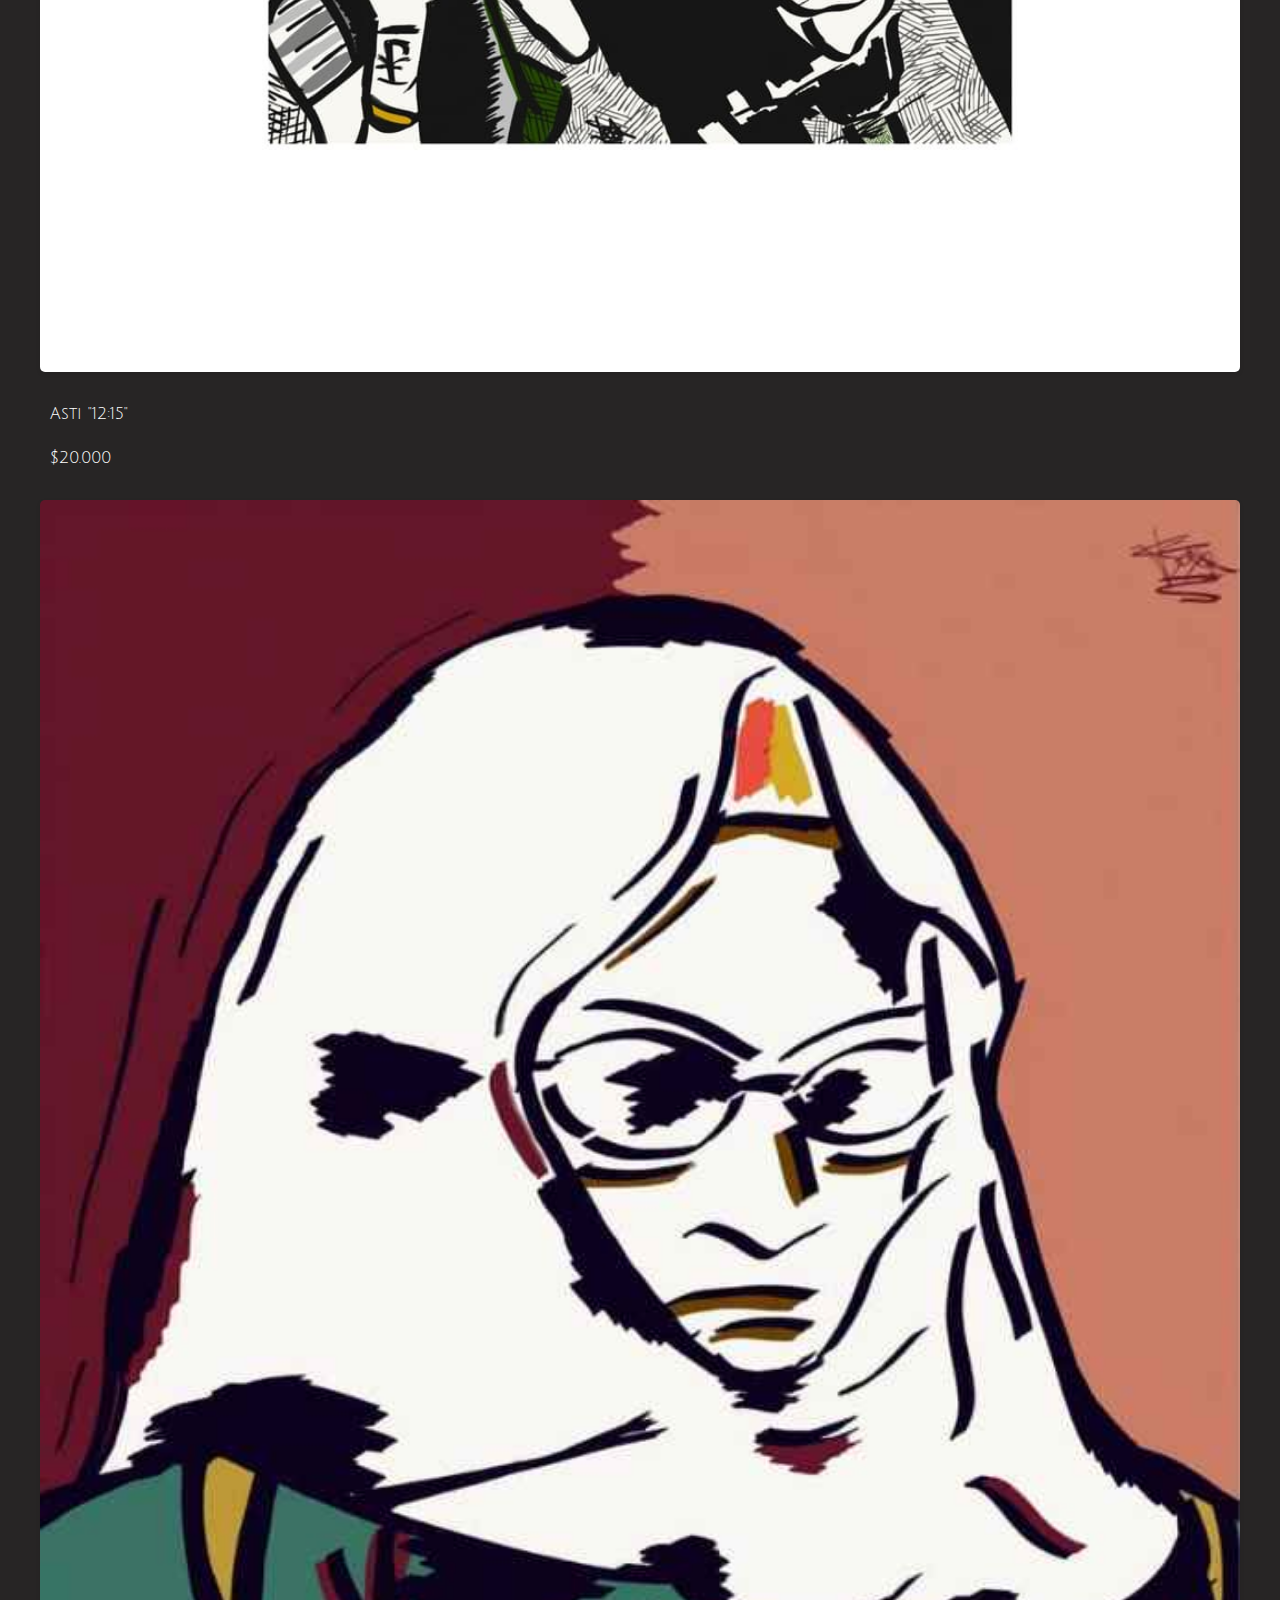
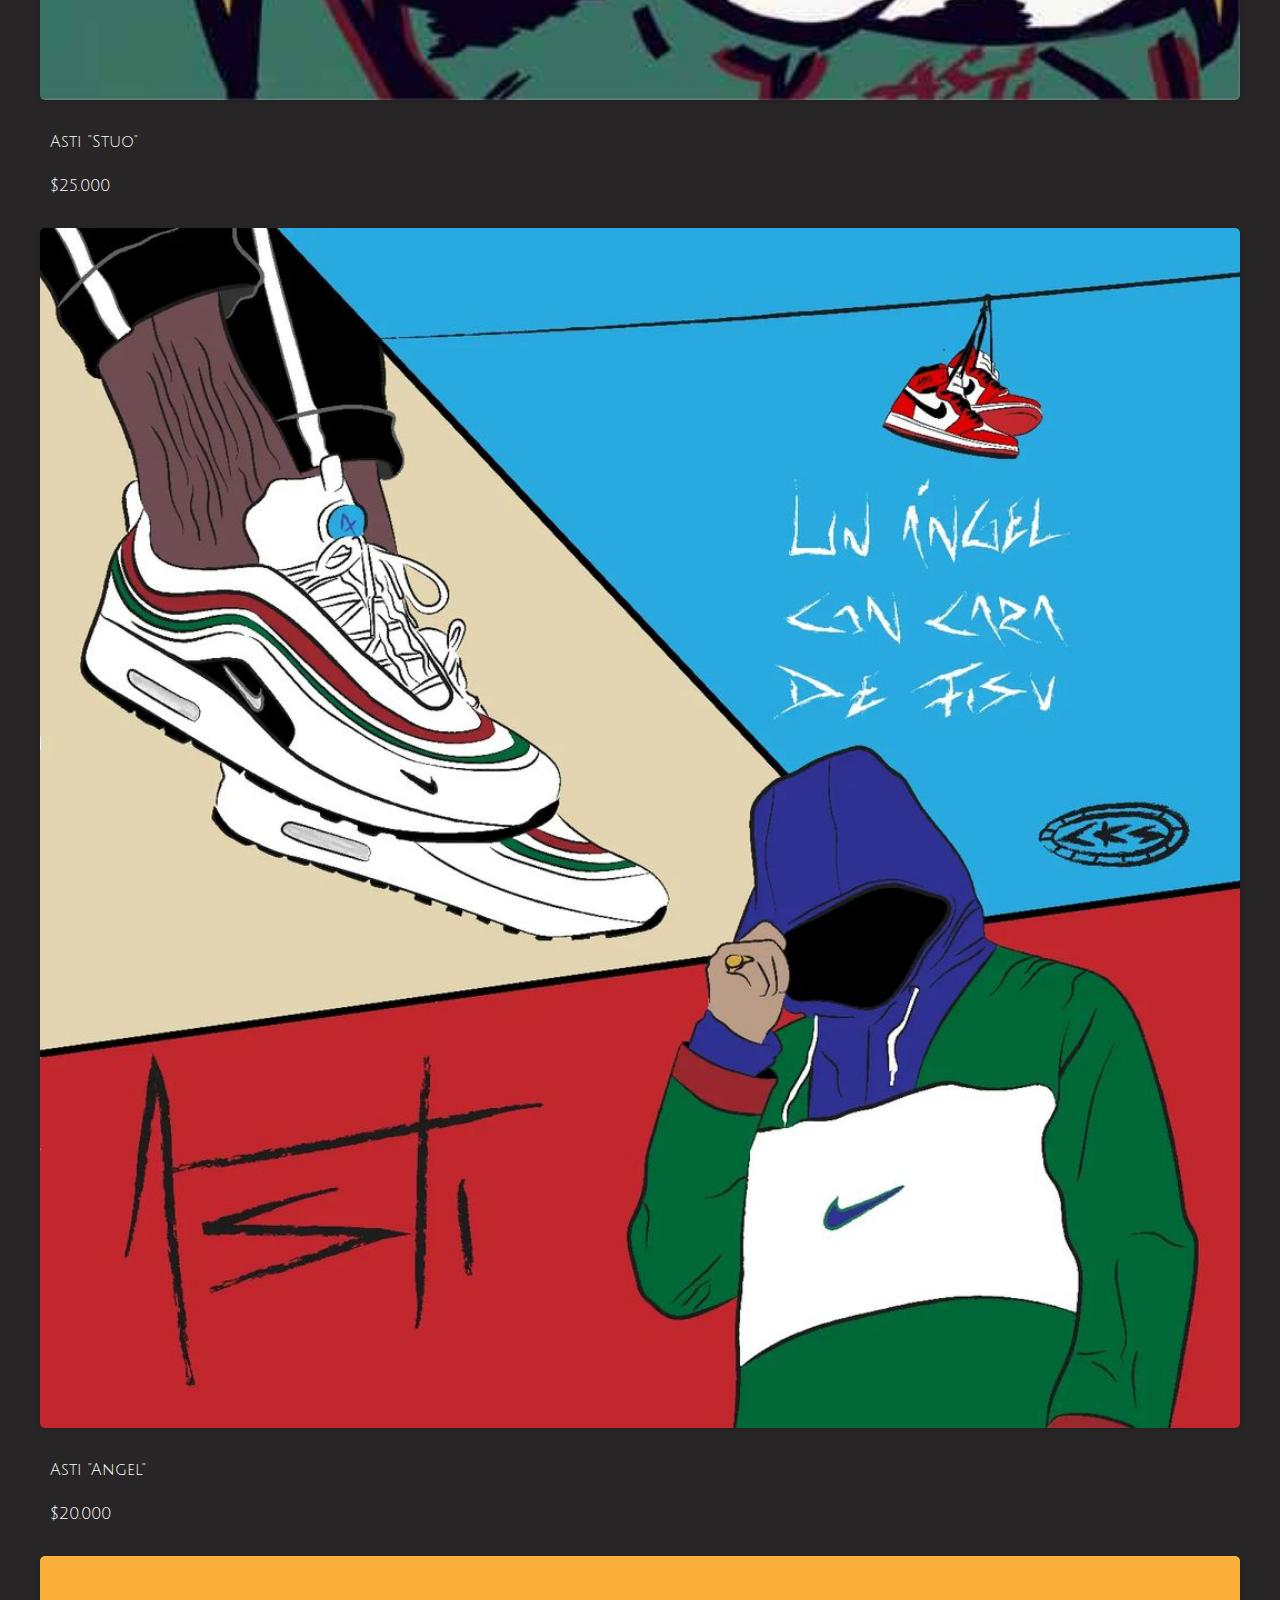
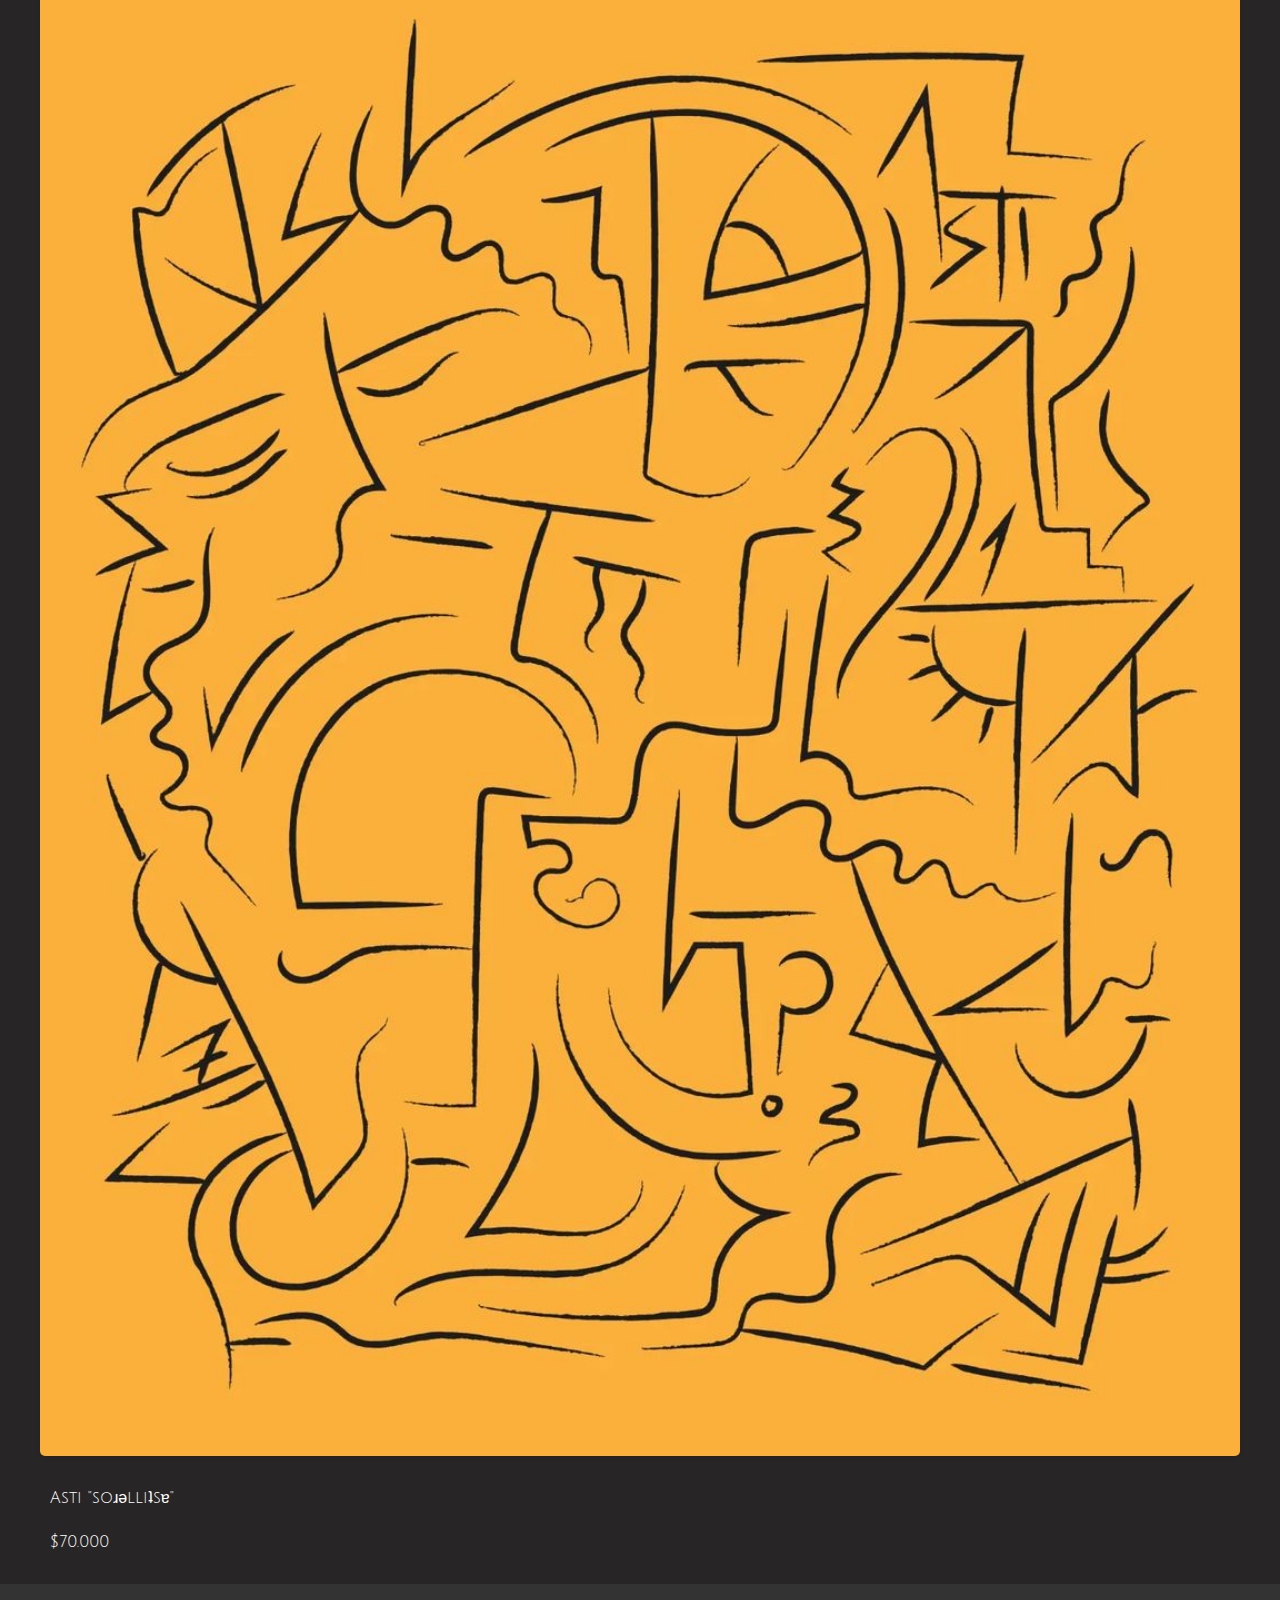
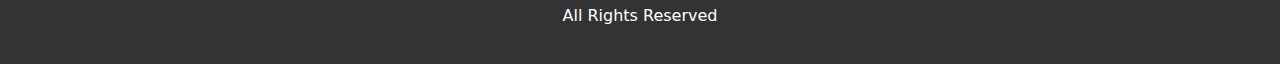
<file: pages/Art.html>
<!DOCTYPE html>
<html lang="en">
<head>
    <meta charset="UTF-8">
    <meta name="viewport" content="width=device-width, initial-scale=1.0">
    <title>Document</title>
    <link href="https://cdn.jsdelivr.net/npm/bootstrap@5.3.3/dist/css/bootstrap.min.css" rel="stylesheet" integrity="sha384-QWTKZyjpPEjISv5WaRU9OFeRpok6YctnYmDr5pNlyT2bRjXh0JMhjY6hW+ALEwIH" crossorigin="anonymous">
    <link rel="preconnect" href="https://fonts.googleapis.com">
<link rel="preconnect" href="https://fonts.gstatic.com" crossorigin>
<link href="https://fonts.googleapis.com/css2?family=Cinzel+Decorative:wght@400;700;900&display=swap" rel="stylesheet">
    <link rel="preconnect" href="https://fonts.googleapis.com">
    <link rel="preconnect" href="https://fonts.gstatic.com" crossorigin>
    <link href="https://fonts.googleapis.com/css2?family=Julius+Sans+One&display=swap" rel="stylesheet">
    
    <link rel="stylesheet" href="../css/style.css">
</head>
<body>
    <header>
      <img class="bg-img" src="img-pages/asti-bg.png" alt="">
      <nav class="navbar navbar-expand-lg bg-dark">
        <div class="container-fluid">
          <a class="navbar-brand active" href="../index.html">Asti</a>
          <button class="navbar-toggler" type="button" data-bs-toggle="collapse" data-bs-target="#navbarNavAltMarkup" aria-controls="navbarNavAltMarkup" aria-expanded="false" aria-label="Toggle navigation">
            <span class="navbar-toggler-icon"></span>
          </button>
          <div class="collapse navbar-collapse" id="navbarNavAltMarkup">
            <div class="navbar-nav">
              <a class="nav-link active" aria-current="page" href="#">Art</a>
              <a class="nav-link active" href="../pages/shirts.html">Shirts</a>
              <a class="nav-link active" href="../pages/shoes.html">Shoes</a>
              <a class="nav-link active" href="../pages/Hoodies.html">Hoodies</a>
            </div>
          </div>
        </div>
      </nav>

      <h1 class="titulo-producto">Art Section</h1>
    </header>

    <main>
        <section>
    
            <article>
              <img class="imagenes-art" src="img-pages/astiart-1.jpg" alt="imagen seccion arte"> 
              <p class="nombre-articulo">Asti "Champion"</p>
                <p class="precio-articulo">$35.000</p>
            </article>
            <article>
              <img class="imagenes-art" src="img-pages/astiart-11.jpg" alt="imagen seccion arte"> 
              <p class="nombre-articulo">Asti "Love"</p>
                <p class="precio-articulo">$40.000</p>
            </article>
            <article>
              <img class="imagenes-art" src="img-pages/astiart-10.jfif" alt="imagen seccion arte"> 
              <p class="nombre-articulo">Asti "Flow Barrio"</p>
                <p class="precio-articulo">$30.000</p>
            </article>
         
          </section>
          <section>
    
            <article>
              <img class="imagenes-art" src="img-pages/astiart-4.jfif" alt="imagen seccion arte"> 
              <p class="nombre-articulo">Asti "Fisureo"</p>
                <p class="precio-articulo">$40.000</p>
            </article>
            <article>
              <img class="imagenes-art" src="img-pages/astiart-5.jpg" alt="imagen seccion arte"> 
              <p class="nombre-articulo">Asti "Naiki"</p>
                <p class="precio-articulo">$50.000</p>
            </article>
            <article>
              <img class="imagenes-art" src="img-pages/astiart-6.jpg" alt="imagen seccion arte"> 
              <p class="nombre-articulo">Asti "12:15"</p>
                <p class="precio-articulo">$20.000</p>
            </article>
         
          </section>
          <section>
    
            <article>
              <img class="imagenes-art" src="img-pages/astiart-15.jpg" alt="imagen seccion arte"> 
              <p class="nombre-articulo">Asti "Stuo"</p>
                <p class="precio-articulo">$25.000</p>
            </article>
            <article>
              <img class="imagenes-art" src="img-pages/astiart-8.jpg" alt="imagen seccion arte"> 
              <p class="nombre-articulo">Asti "Angel"</p>
                <p class="precio-articulo">$20.000</p>
            </article>
            <article>
              <img class="imagenes-art" src="img-pages/astiart-9.jpg" alt="imagen seccion arte"> 
              <p class="nombre-articulo">Asti "soɹǝllıʇsɐ"</p>
                <p class="precio-articulo">$70.000</p>
            </article>
         
          </section>
    
     </main>
     <script src="https://cdn.jsdelivr.net/npm/bootstrap@5.3.3/dist/js/bootstrap.bundle.min.js" integrity="sha384-YvpcrYf0tY3lHB60NNkmXc5s9fDVZLESaAA55NDzOxhy9GkcIdslK1eN7N6jIeHz" crossorigin="anonymous"></script>
</body>

<footer>
  <div class="container">
      <p>All Rights Reserved</p>
  </div>
</footer>

</html>
</file>
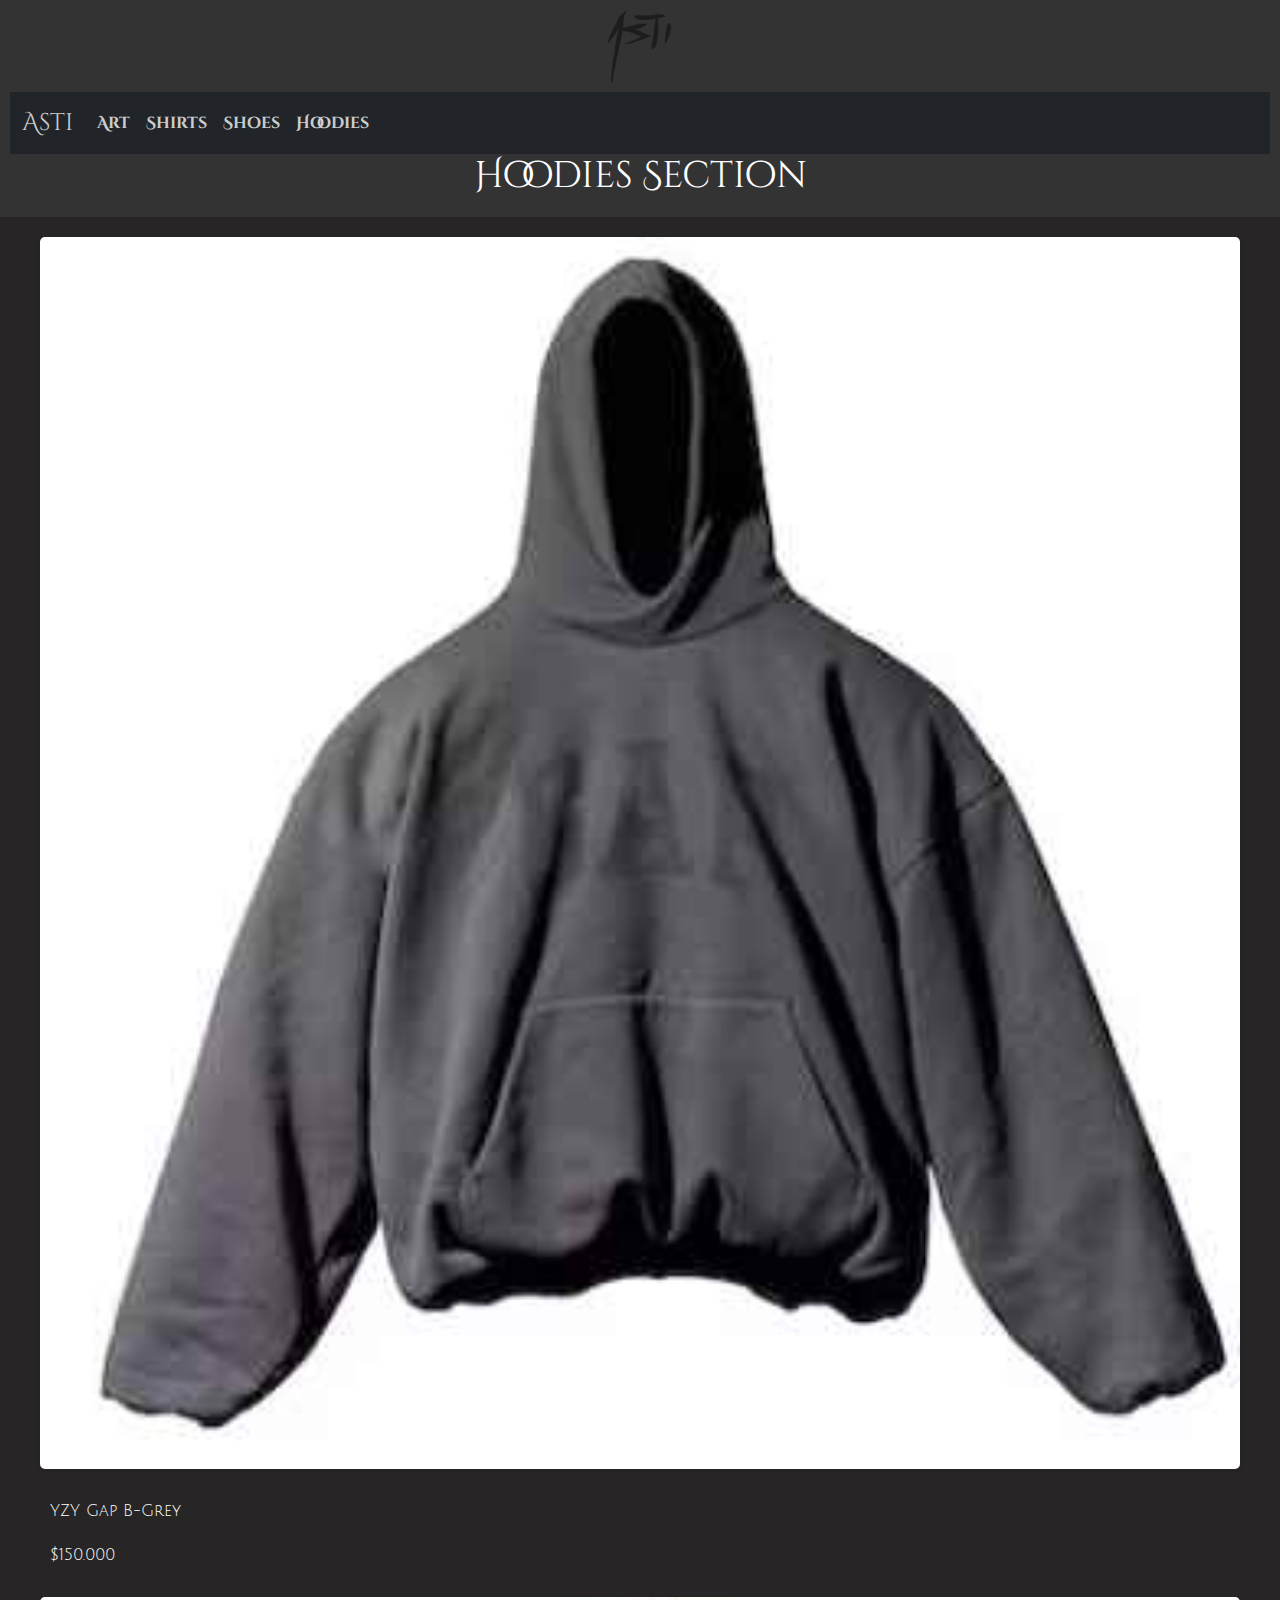
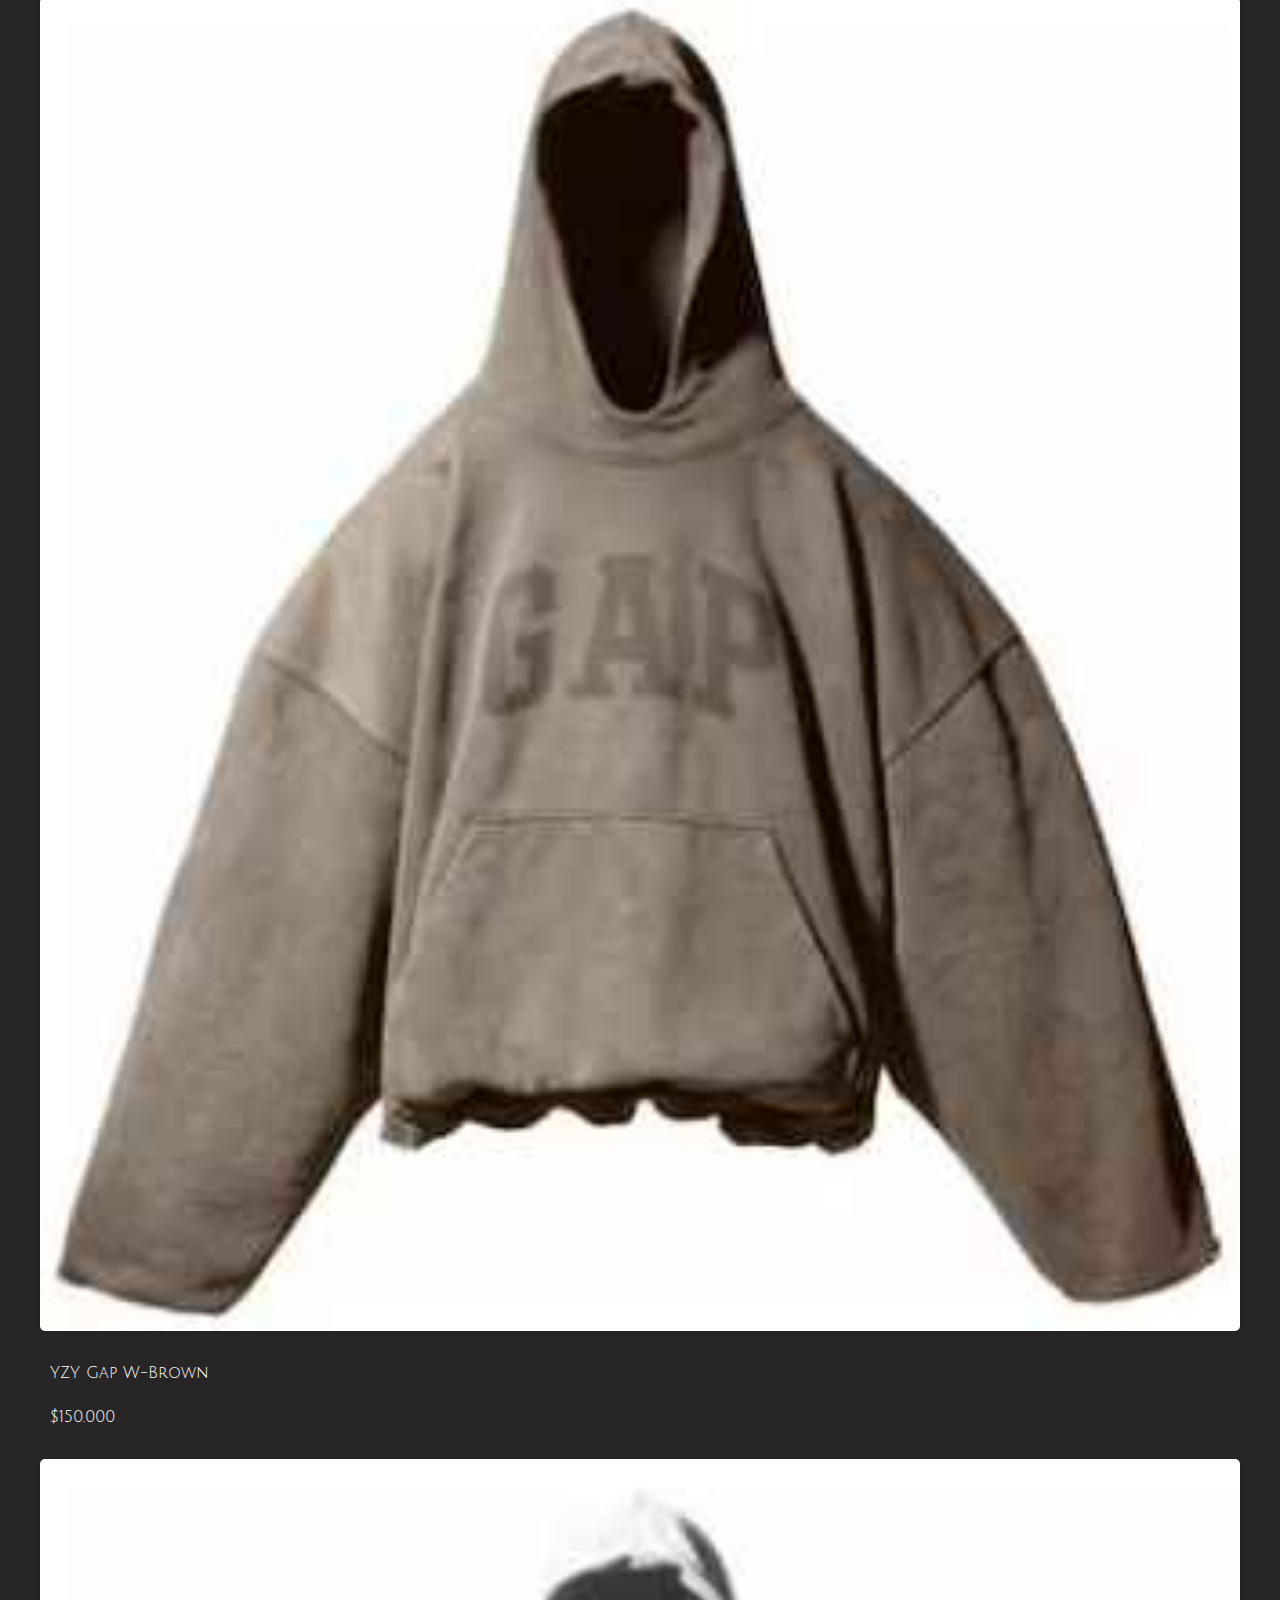
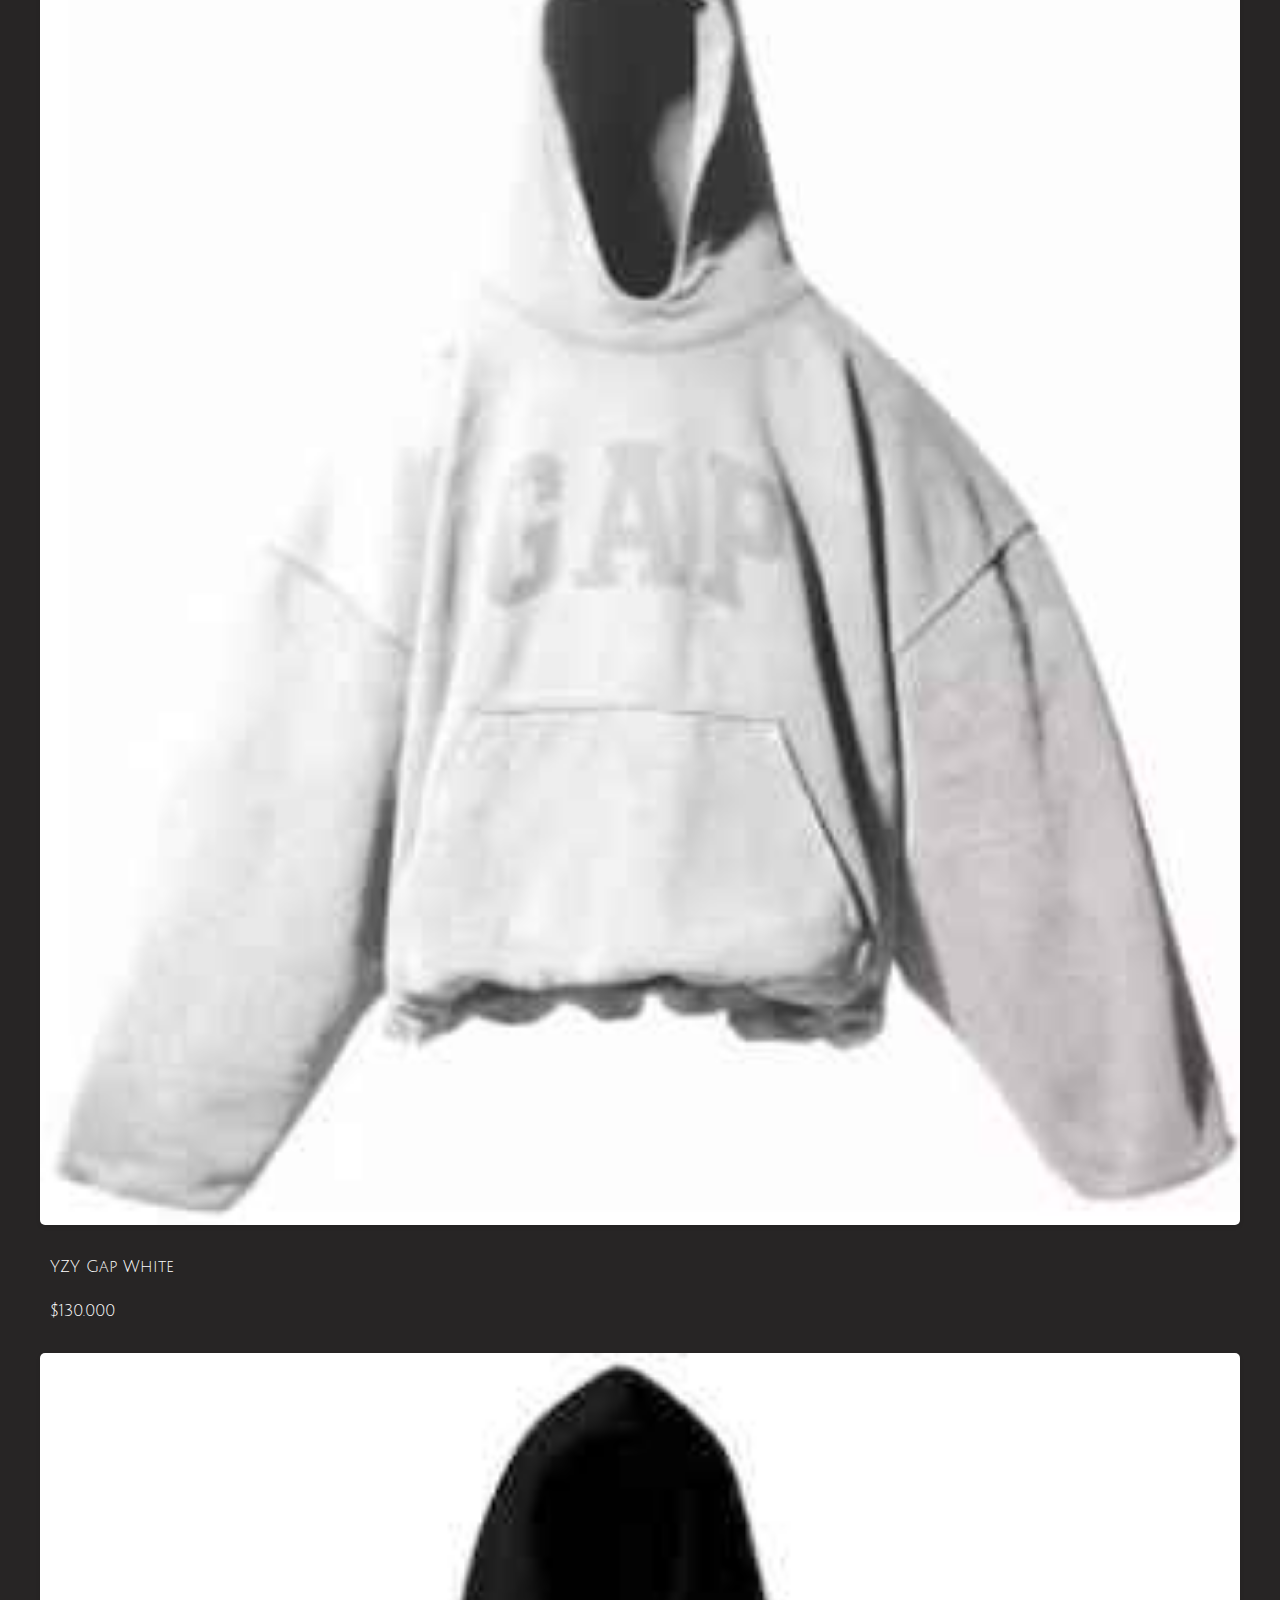
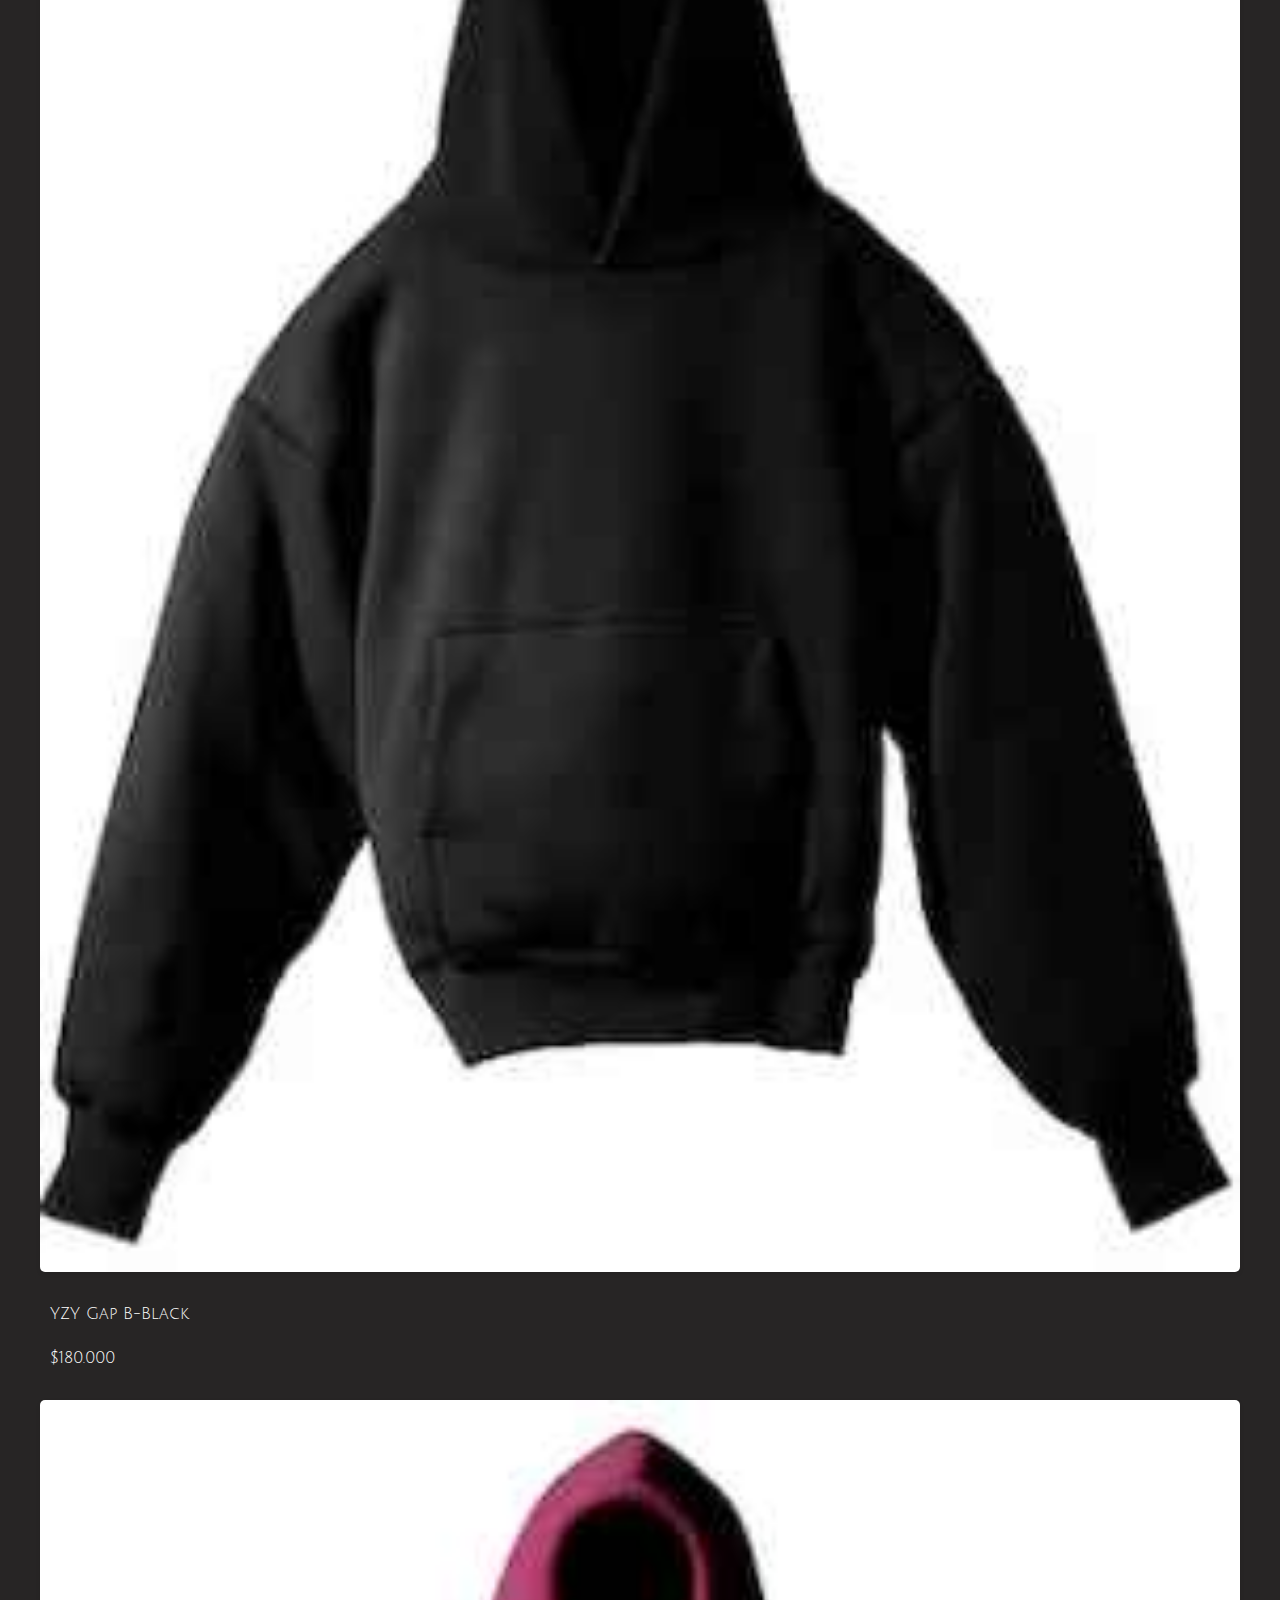
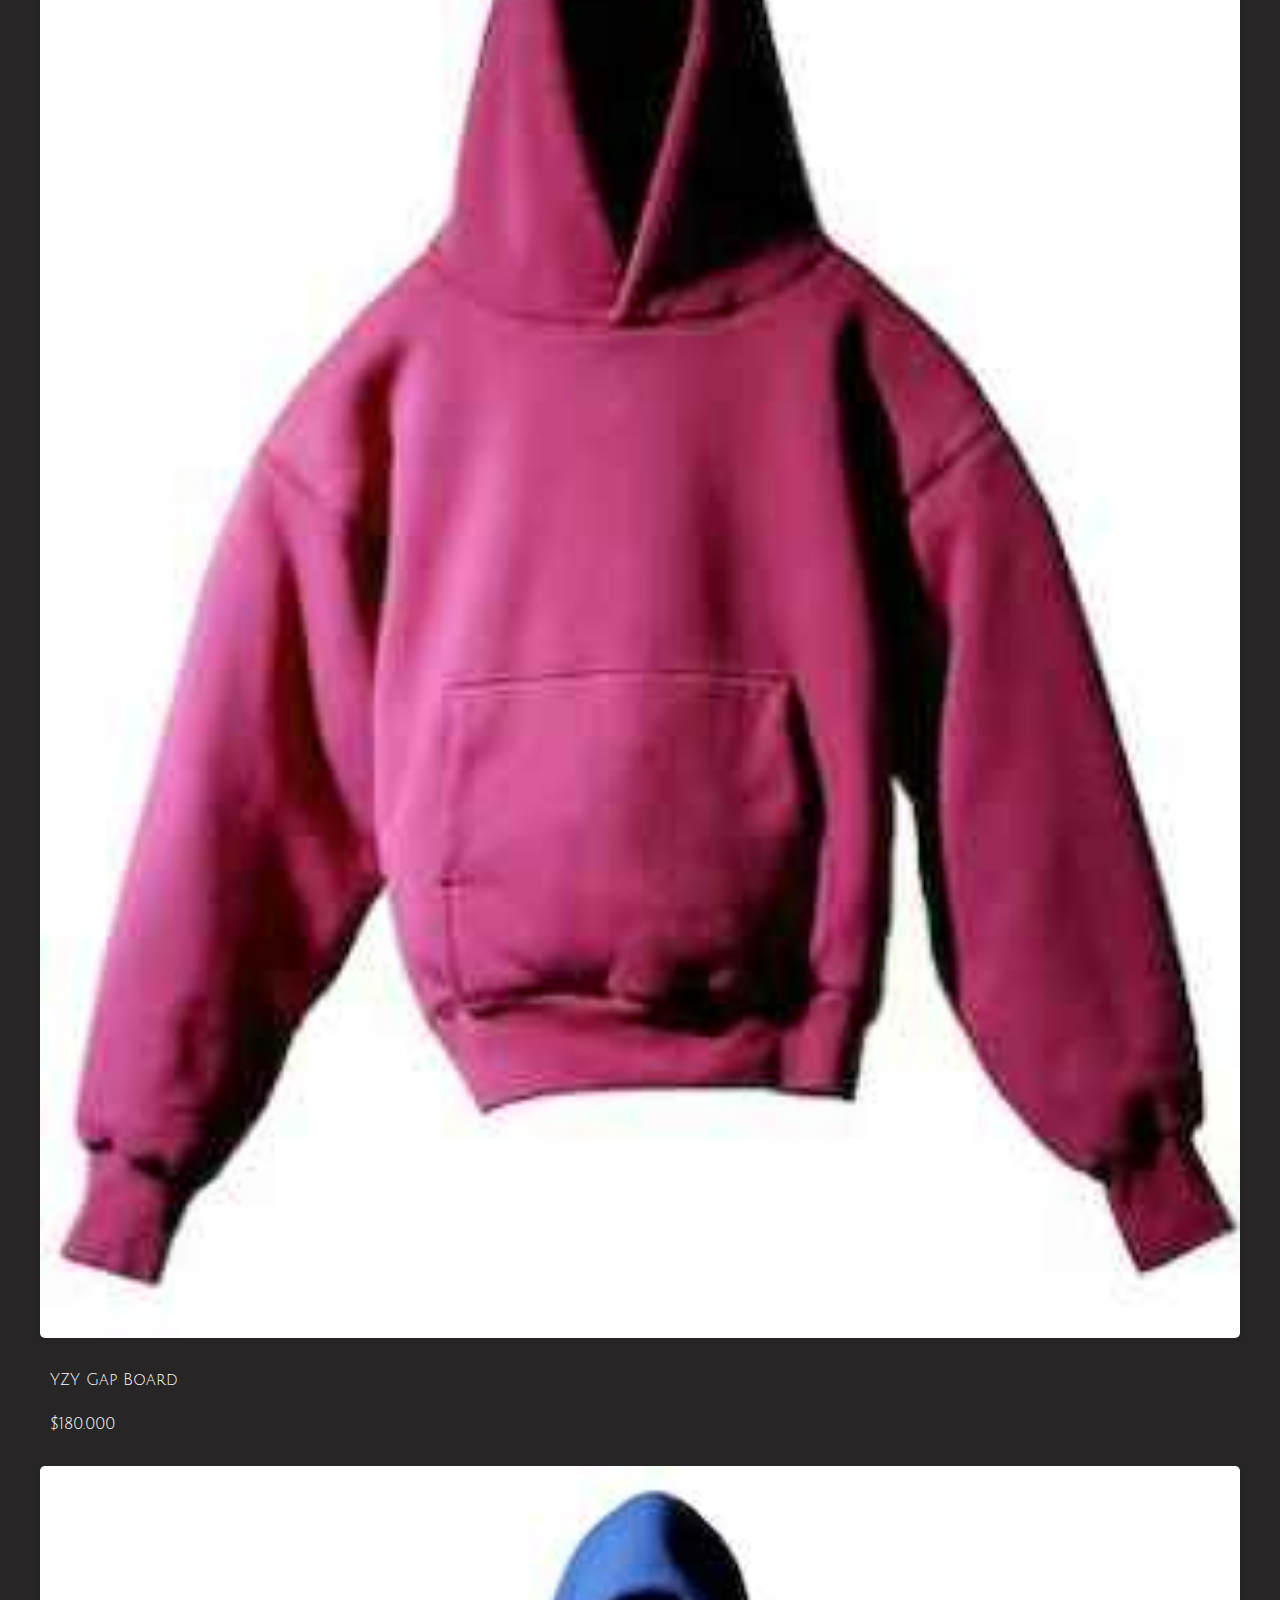
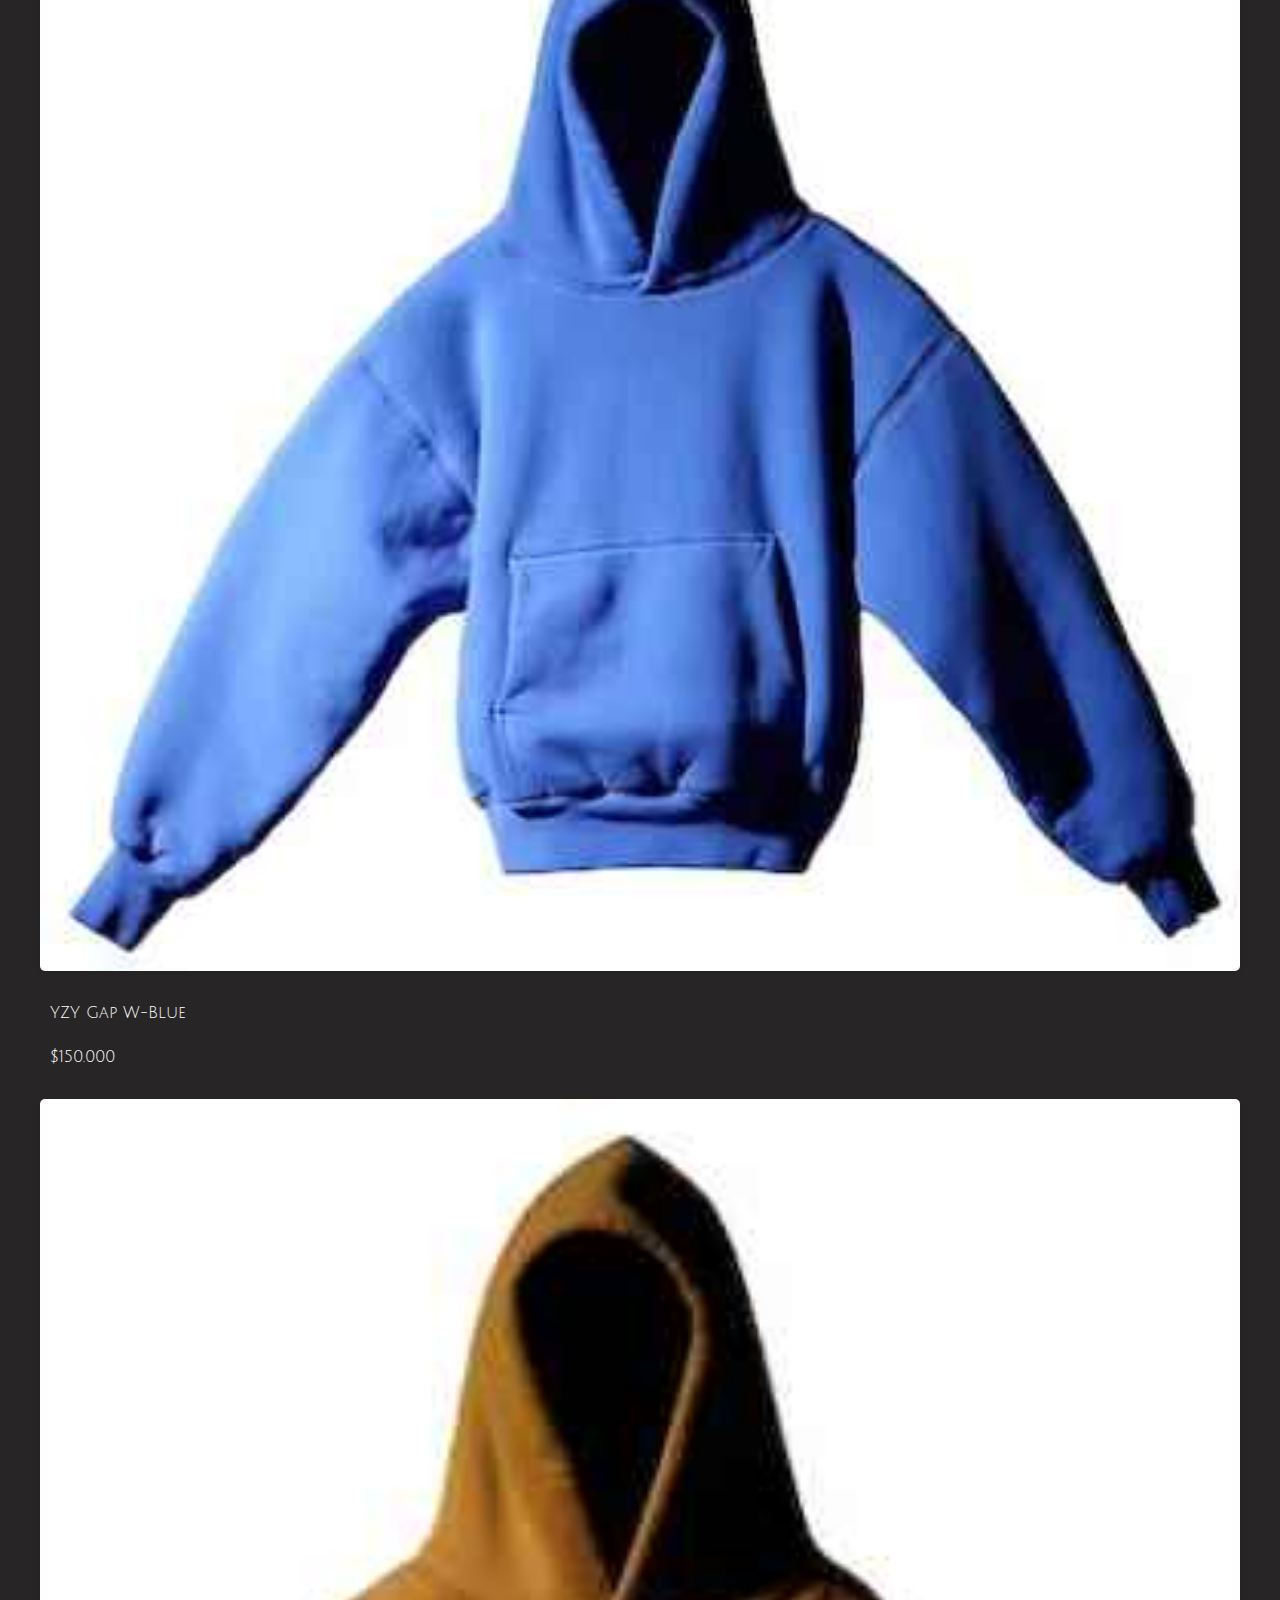
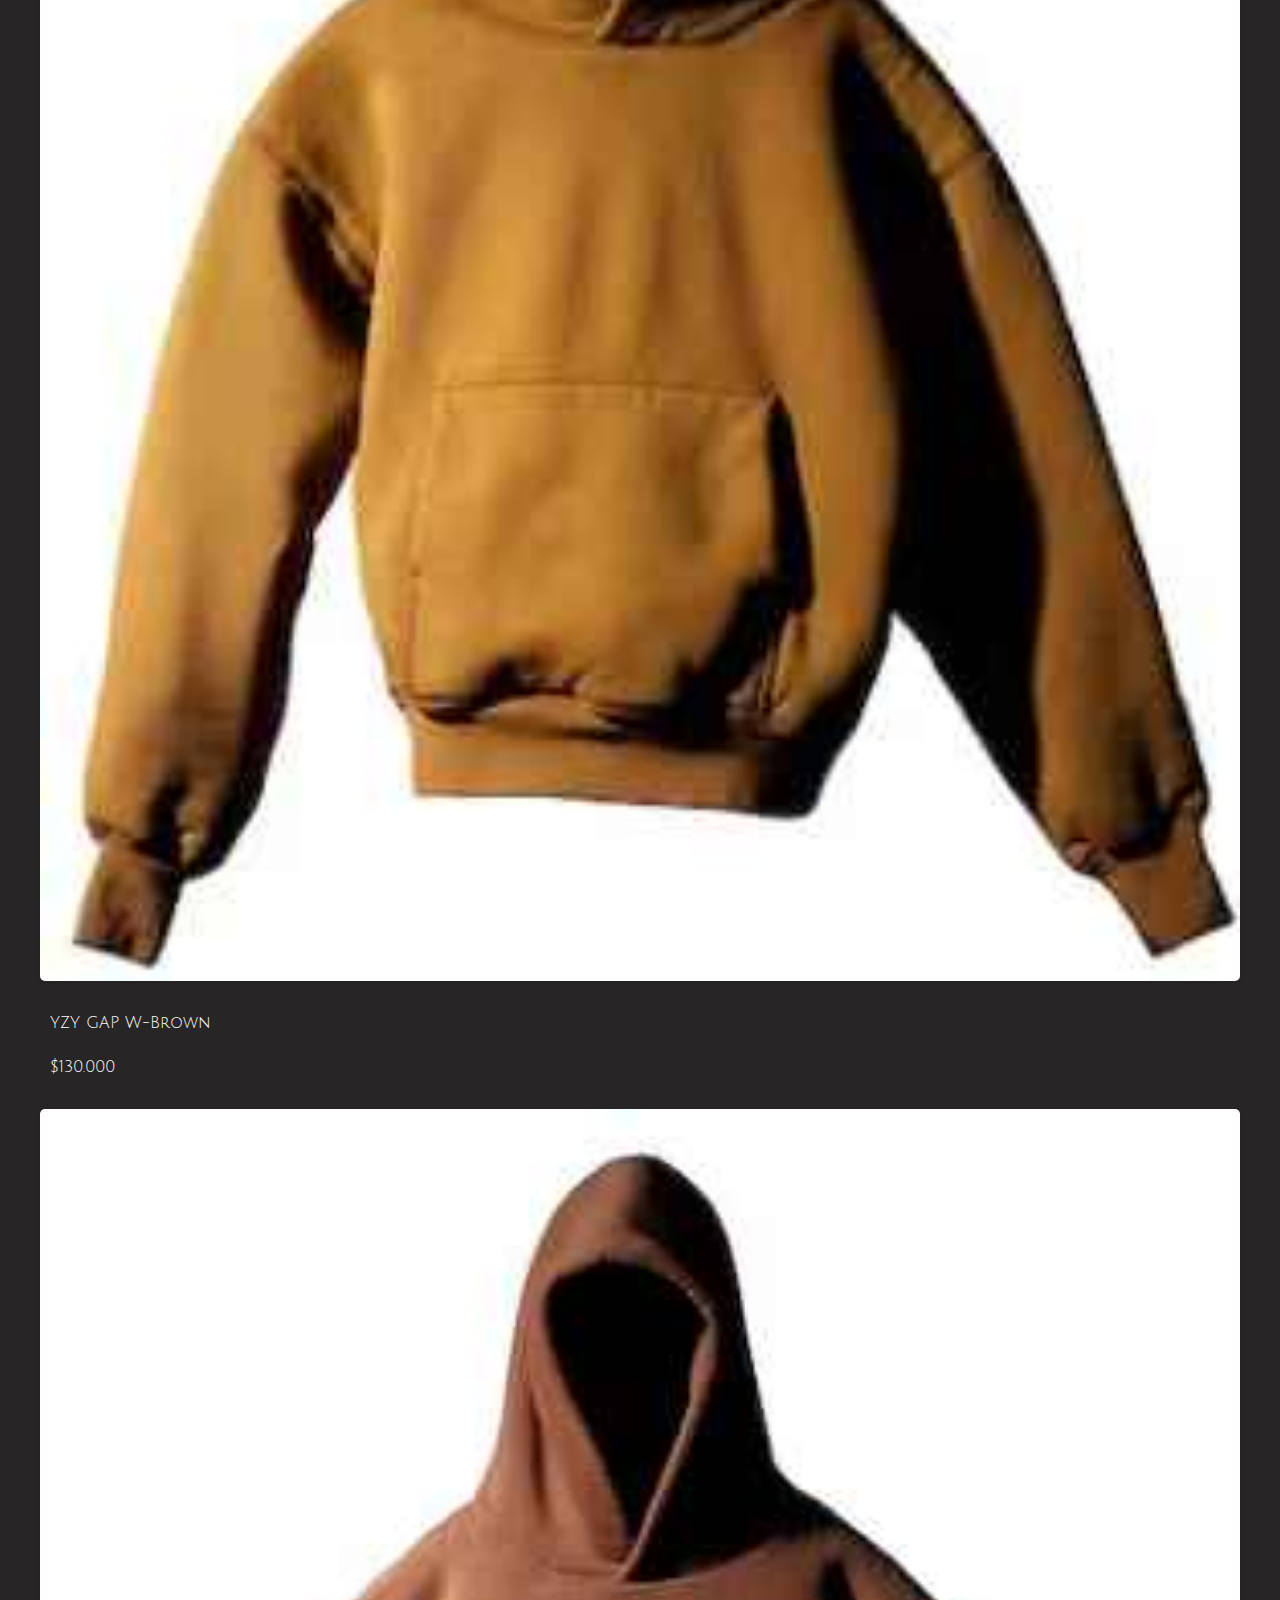
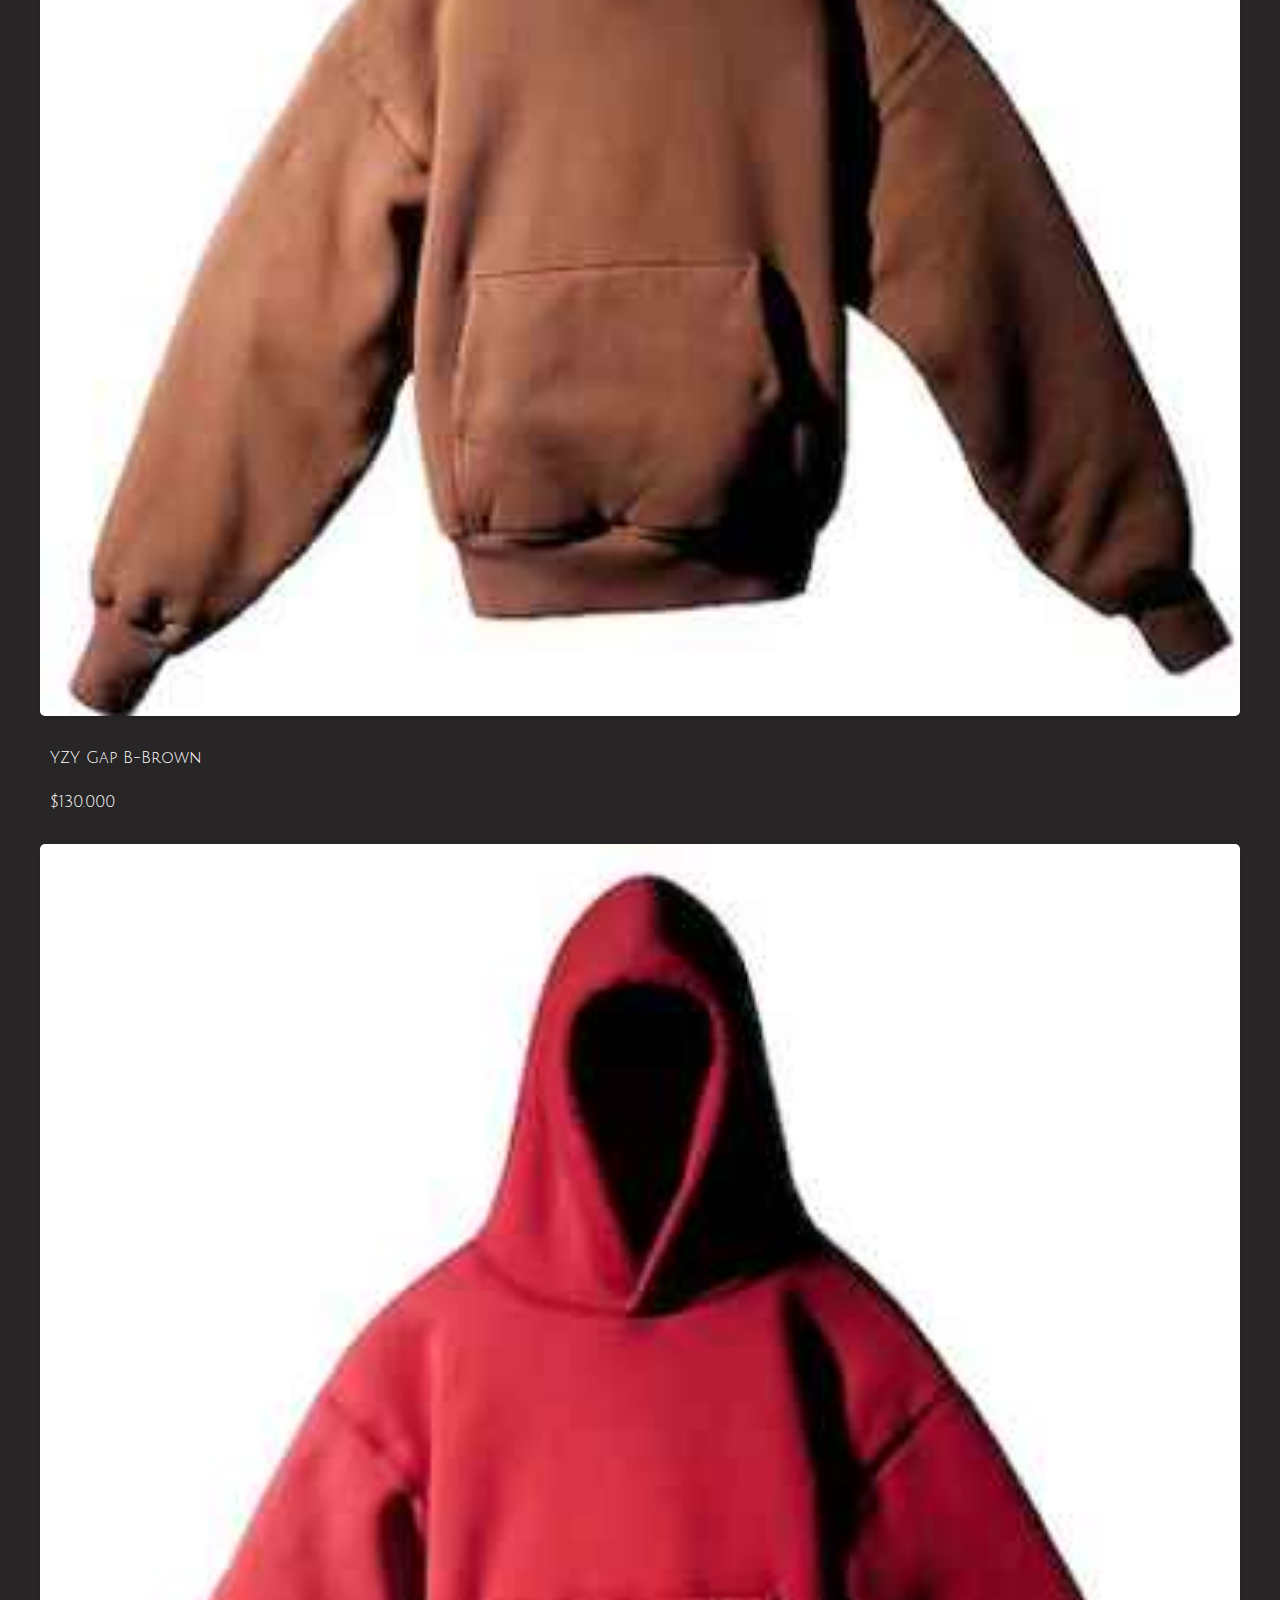
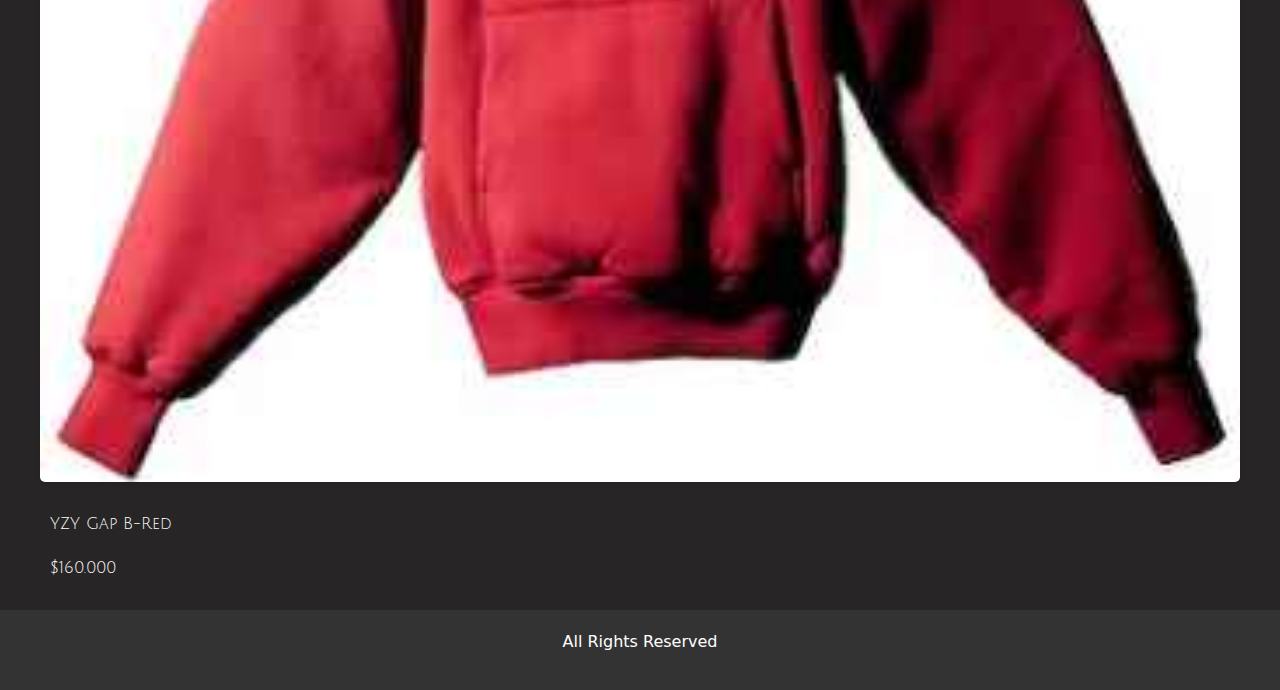
<file: pages/Hoodies.html>
<!DOCTYPE html>
<html lang="en">
<head>
    <meta charset="UTF-8">
    <meta name="viewport" content="width=device-width, initial-scale=1.0">
    <title>Document</title>
    <link href="https://cdn.jsdelivr.net/npm/bootstrap@5.3.3/dist/css/bootstrap.min.css" rel="stylesheet" integrity="sha384-QWTKZyjpPEjISv5WaRU9OFeRpok6YctnYmDr5pNlyT2bRjXh0JMhjY6hW+ALEwIH" crossorigin="anonymous">
    <link rel="preconnect" href="https://fonts.googleapis.com">
<link rel="preconnect" href="https://fonts.gstatic.com" crossorigin>
<link href="https://fonts.googleapis.com/css2?family=Cinzel+Decorative:wght@400;700;900&display=swap" rel="stylesheet">
    <link rel="preconnect" href="https://fonts.googleapis.com">
    <link rel="preconnect" href="https://fonts.gstatic.com" crossorigin>
    <link href="https://fonts.googleapis.com/css2?family=Julius+Sans+One&display=swap" rel="stylesheet">
    
    <link rel="stylesheet" href="../css/style.css">
</head>
<body>
    <header>
      <img class="bg-img" src="img-pages/asti-bg.png" alt="">
      <nav class="navbar navbar-expand-lg bg-dark">
        <div class="container-fluid">
          <a class="navbar-brand" href="../index.html">Asti</a>
          <button class="navbar-toggler" type="button" data-bs-toggle="collapse" data-bs-target="#navbarNavAltMarkup" aria-controls="navbarNavAltMarkup" aria-expanded="false" aria-label="Toggle navigation">
            <span class="navbar-toggler-icon"></span>
          </button>
          <div class="collapse navbar-collapse" id="navbarNavAltMarkup">
            <div class="navbar-nav">
              <a class="nav-link active" aria-current="page" href="../pages/Art.html">Art</a>
              <a class="nav-link active" href="../pages/shirts.html">Shirts</a>
              <a class="nav-link active" href="../pages/shoes.html">Shoes</a>
              <a class="nav-link active" href="#">Hoodies</a>
            </div>
          </div>
        </div>
      </nav>

      <h1 class="titulo-producto">Hoodies Section</h1>
    </header>

    <main>
      <section>
        <article>
           <img class="imagenes-hoodies" src="img-pages/hoodies-1.jpg" alt="imagen de hoodie">
           <p class="nombre-articulo">YZY Gap B-Grey</p>
                <p class="precio-articulo">$150.000</p>
        </article>
        <article>
          <img class="imagenes-hoodies" src="img-pages/hoodies-2.jpg" alt="imagen de hoodie">
          <p class="nombre-articulo">YZY Gap W-Brown</p>
                <p class="precio-articulo">$150.000</p>
       </article>
       <article>
        <img class="imagenes-hoodies" src="img-pages/hoodies-3.jpg" alt="imagen de hoodie">
        <p class="nombre-articulo">YZY Gap White</p>
                <p class="precio-articulo">$130.000</p>
       </article>
     </section>

     <section>
      <article>
         <img class="imagenes-hoodies" src="img-pages/hoodies-4.jpg" alt="imagen de hoodie">
         <p class="nombre-articulo">YZY Gap B-Black</p>
                <p class="precio-articulo">$180.000</p>
      </article>
      <article>
        <img class="imagenes-hoodies" src="img-pages/hoodies-5.jpg" alt="imagen de hoodie">
        <p class="nombre-articulo">YZY Gap Board</p>
                <p class="precio-articulo">$180.000</p>
     </article>
     <article>
      <img class="imagenes-hoodies" src="img-pages/hoodies-6.jpg" alt="imagen de hoodie">
      <p class="nombre-articulo">YZY Gap W-Blue</p>
                <p class="precio-articulo">$150.000</p>
     </article>
   </section>

   <section>
    <article>
       <img class="imagenes-hoodies" src="img-pages/hoodies-7.jpg" alt="imagen de hoodie">
       <p class="nombre-articulo">YZY GAP W-Brown</p>
                <p class="precio-articulo">$130.000</p>
    </article>
    <article>
      <img class="imagenes-hoodies" src="img-pages/hoodies-8.jpg" alt="imagen de hoodie">
      <p class="nombre-articulo">YZY Gap B-Brown</p>
                <p class="precio-articulo">$130.000</p>
   </article>
   <article>
    <img class="imagenes-hoodies" src="img-pages/hoodies-9.jpg" alt="imagen de hoodie">
    <p class="nombre-articulo">YZY Gap B-Red</p>
                <p class="precio-articulo">$160.000</p>
   </article>
 </section>
    
    </main>
    <script src="https://cdn.jsdelivr.net/npm/bootstrap@5.3.3/dist/js/bootstrap.bundle.min.js" integrity="sha384-YvpcrYf0tY3lHB60NNkmXc5s9fDVZLESaAA55NDzOxhy9GkcIdslK1eN7N6jIeHz" crossorigin="anonymous"></script>
</body>
<footer>
  <div class="container">
      <p>All Rights Reserved</p>
  </div>
</footer>
</html>
</file>
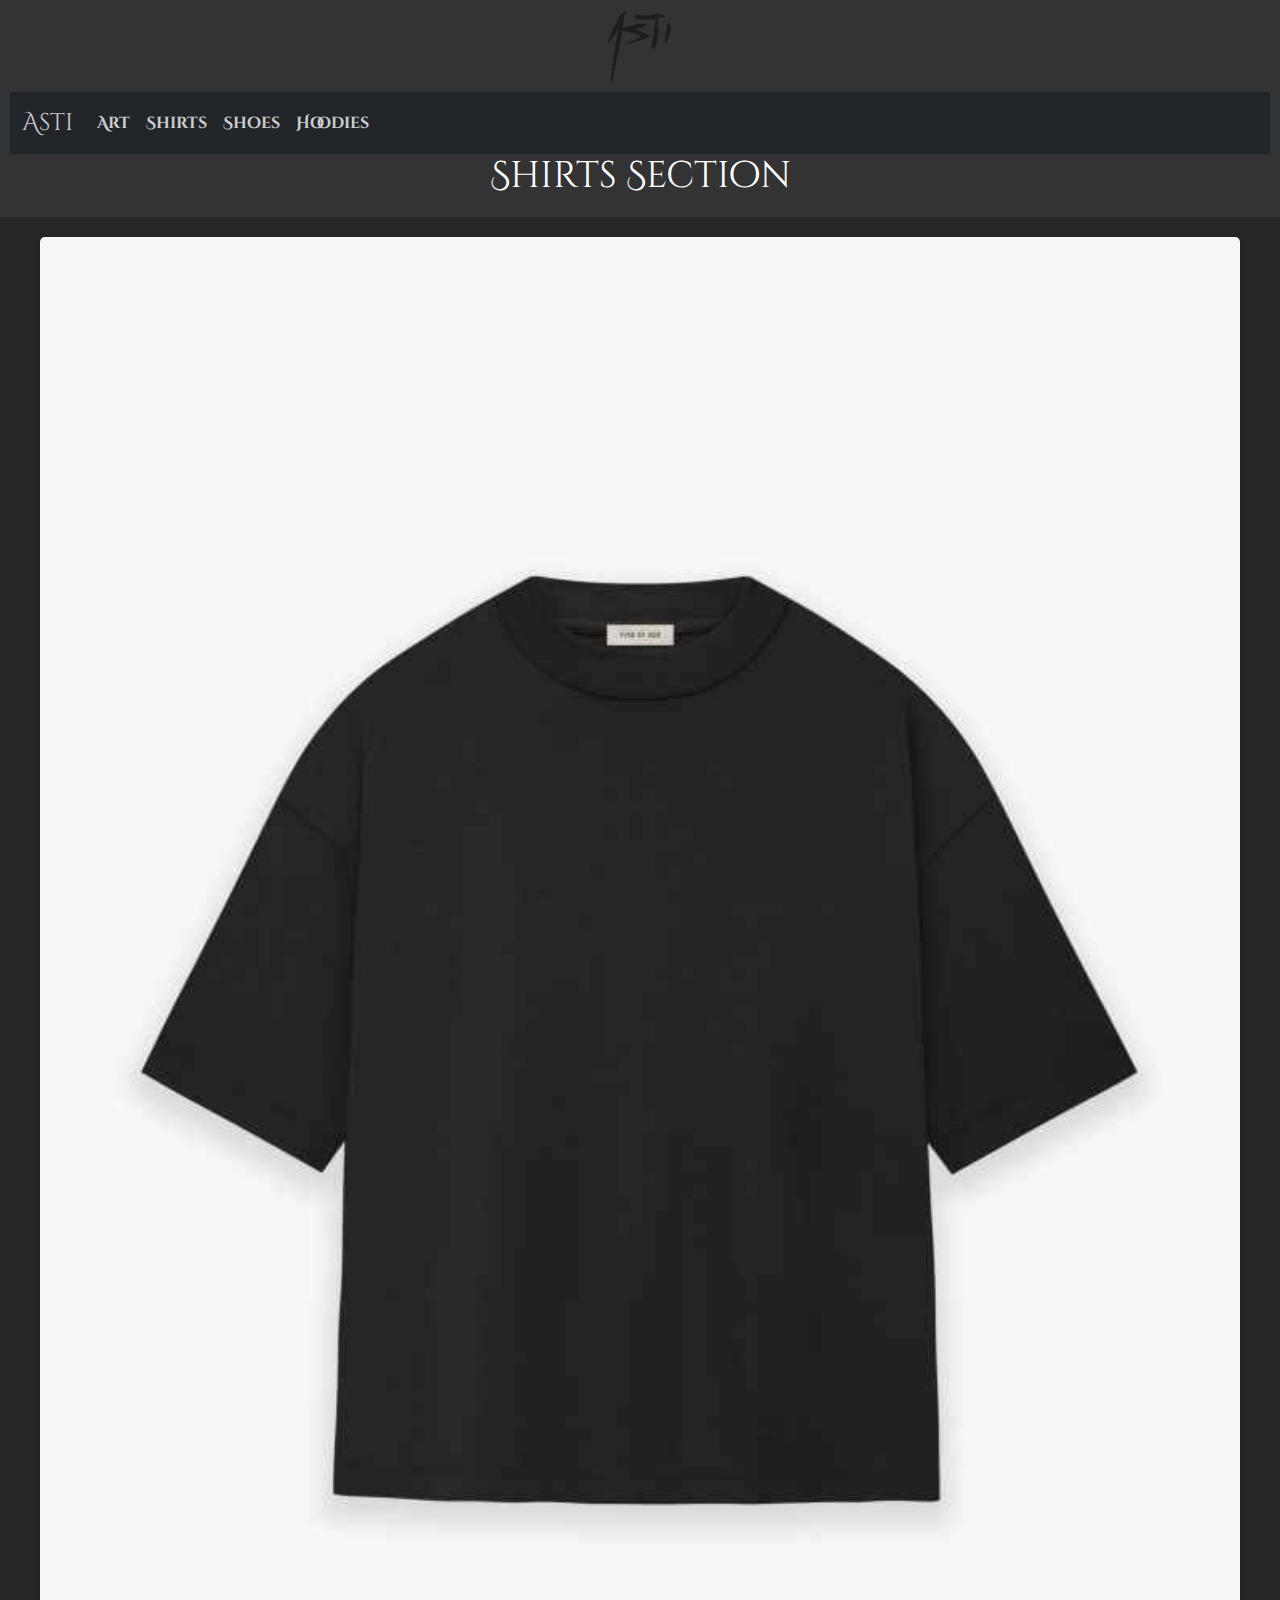
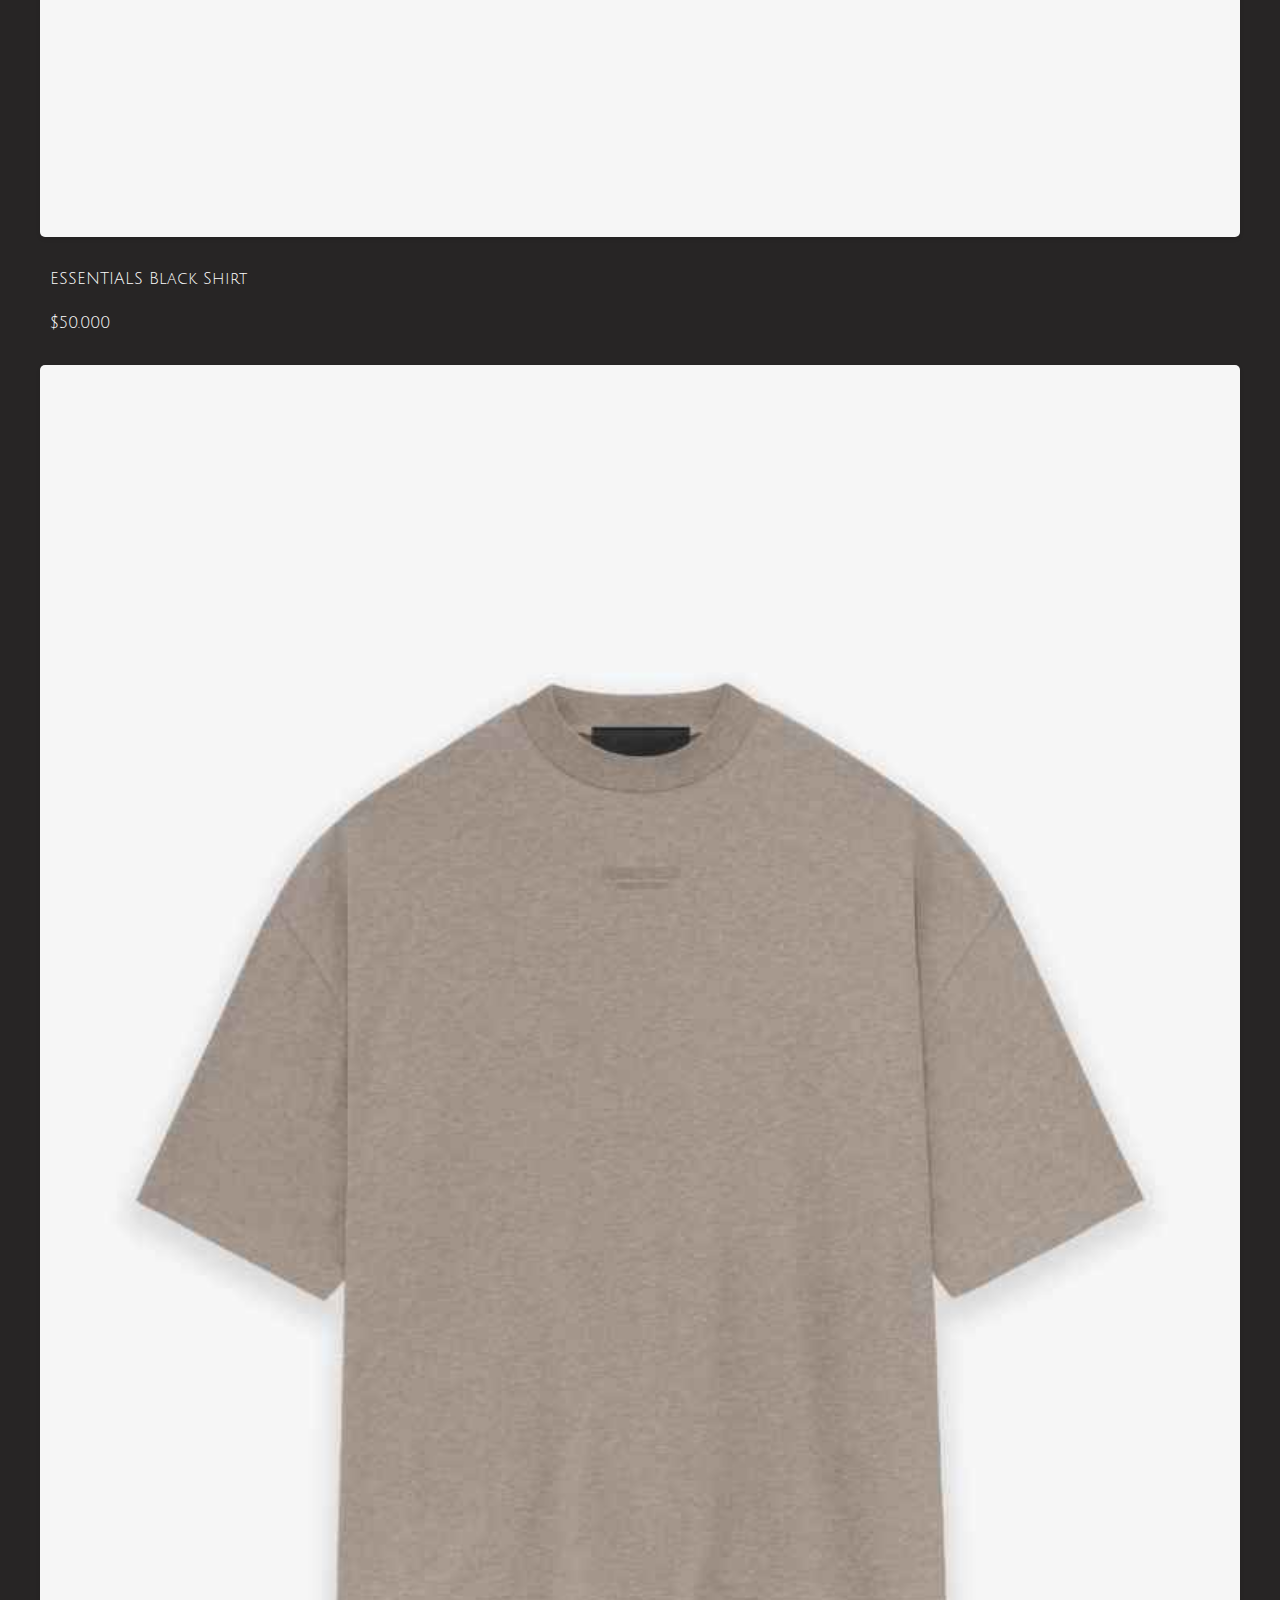
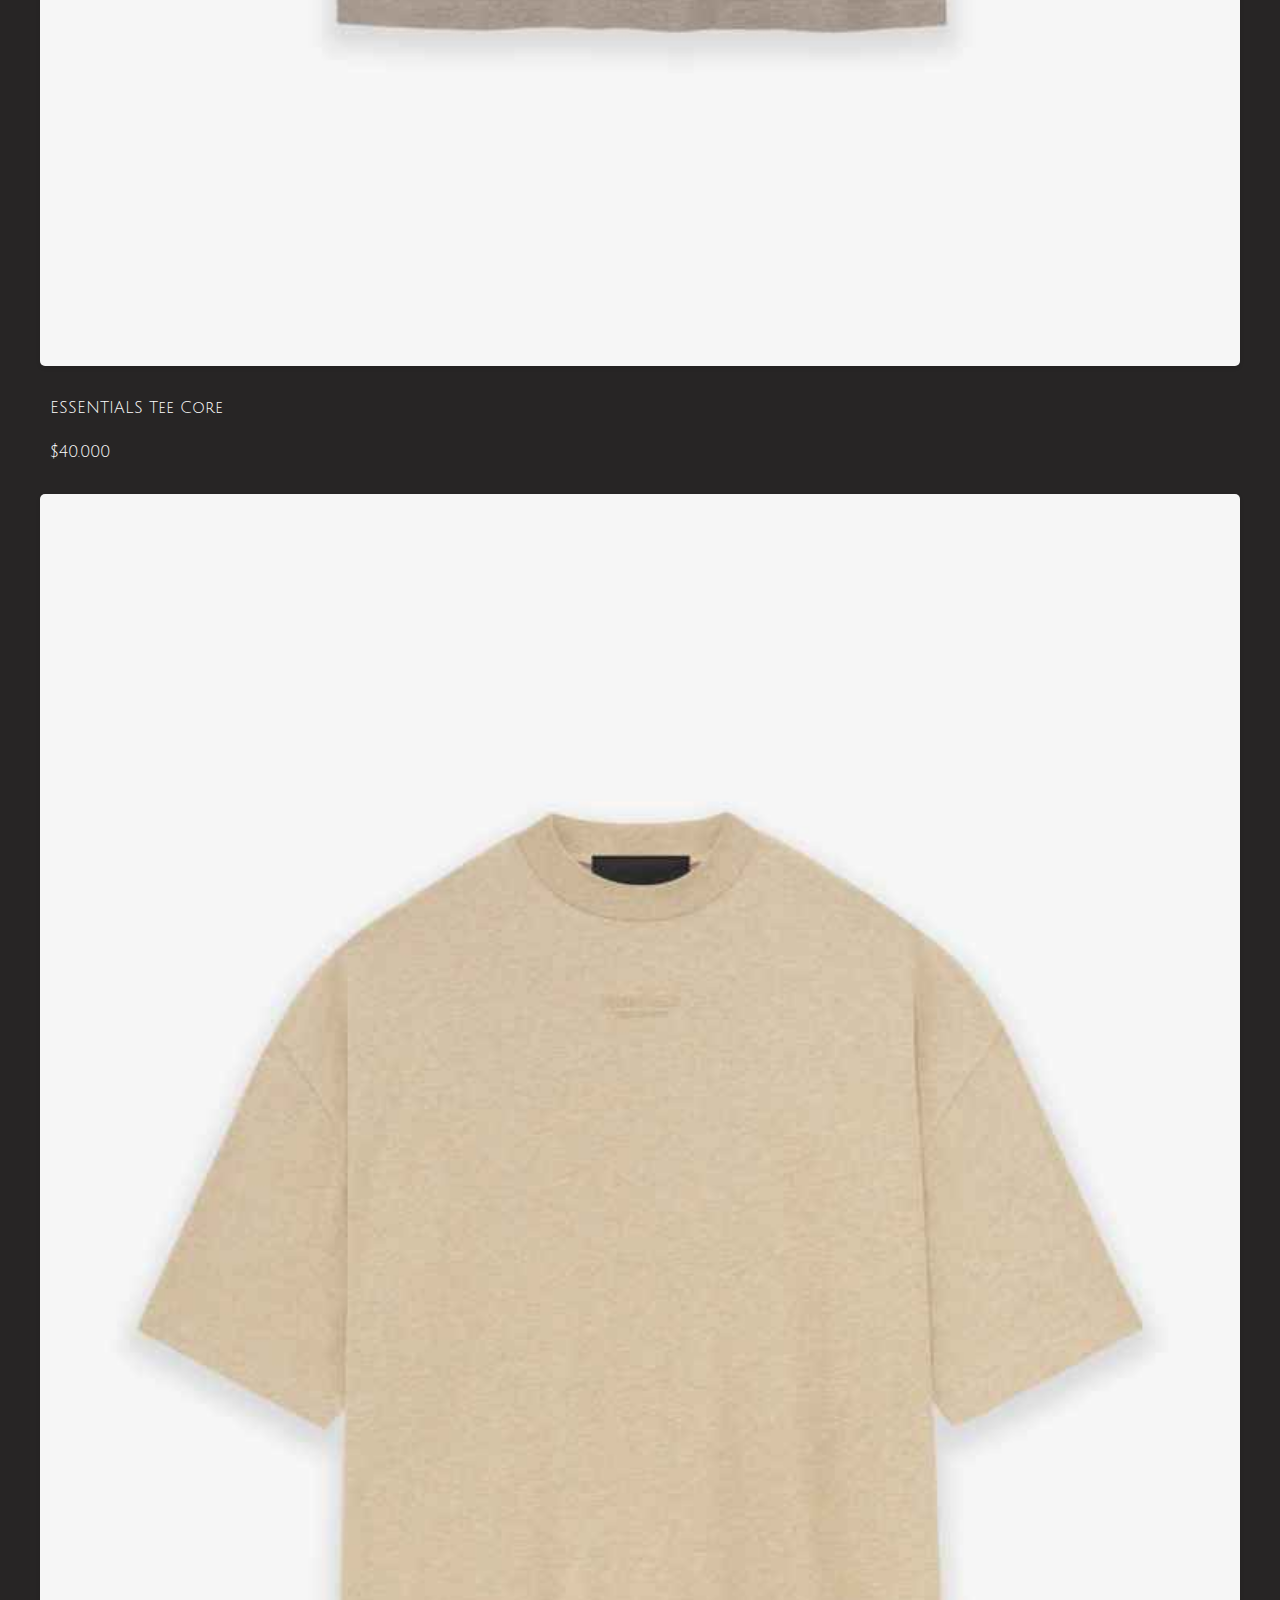
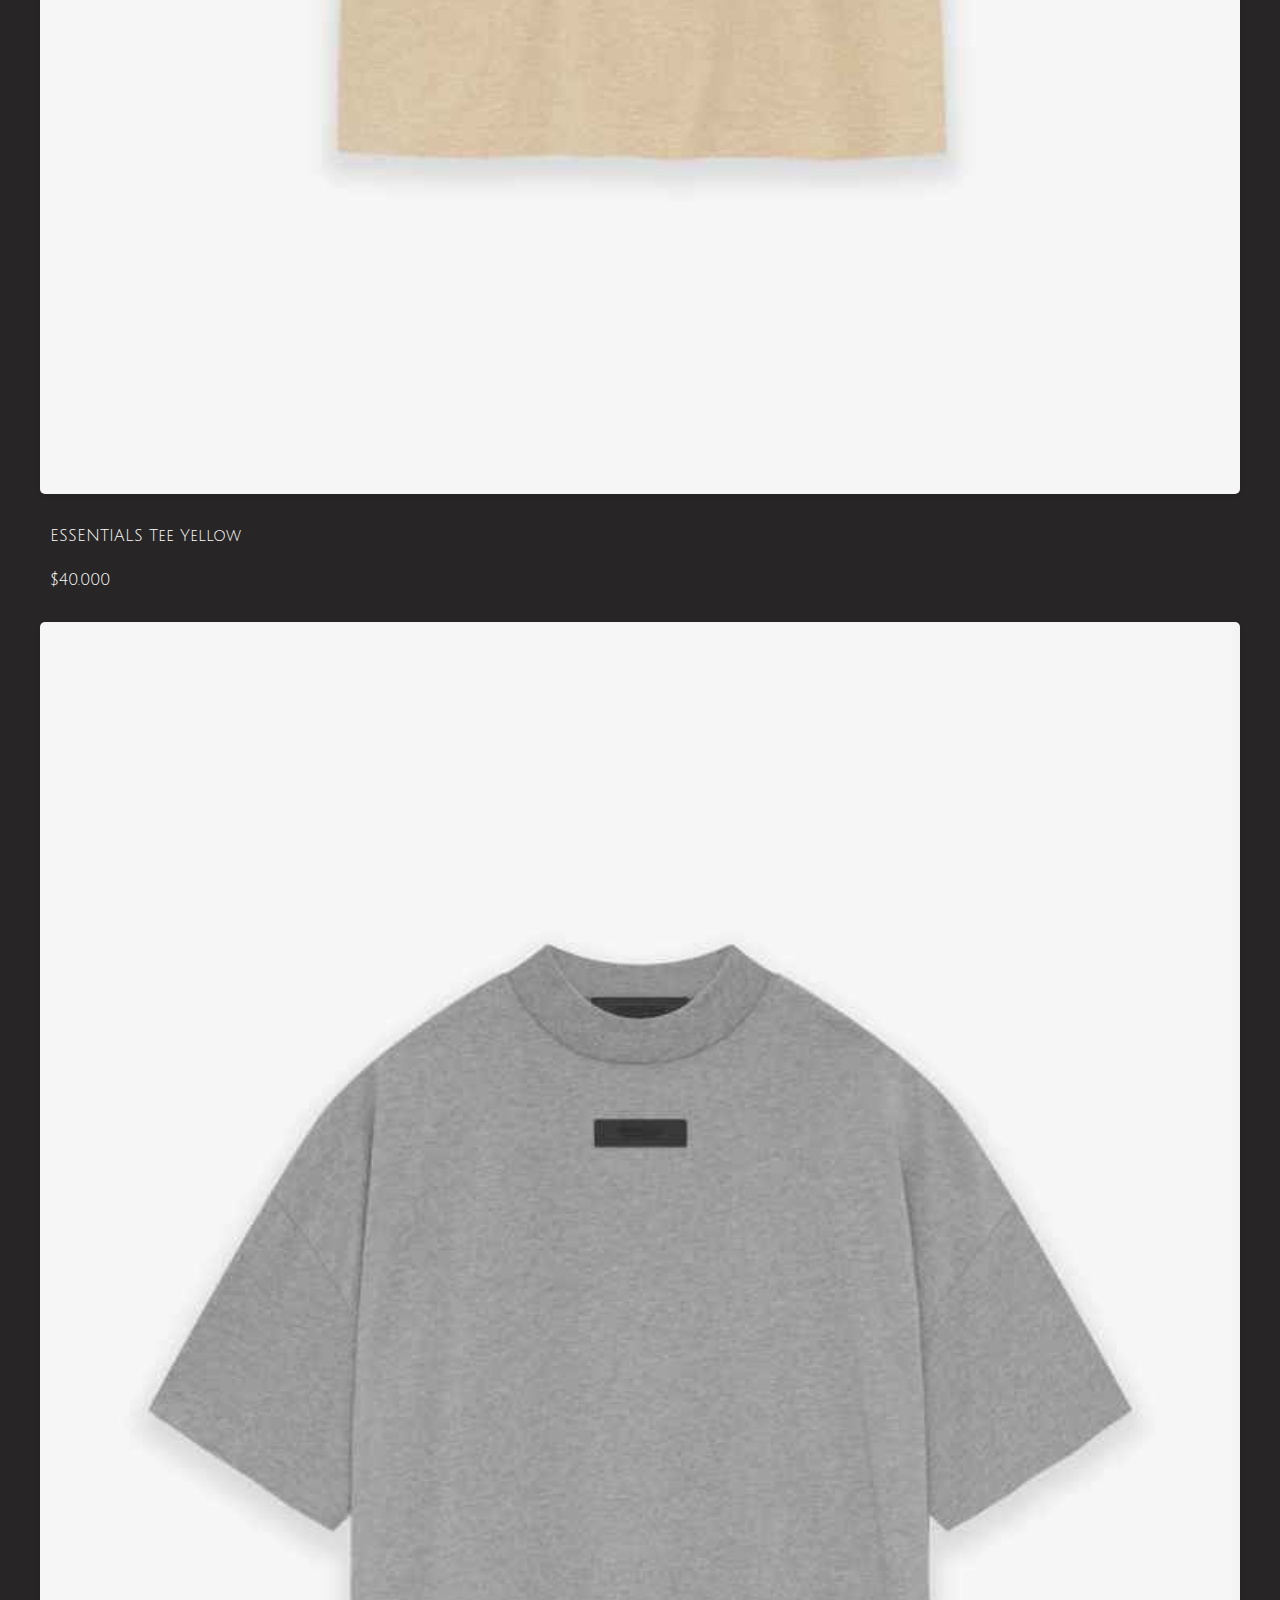
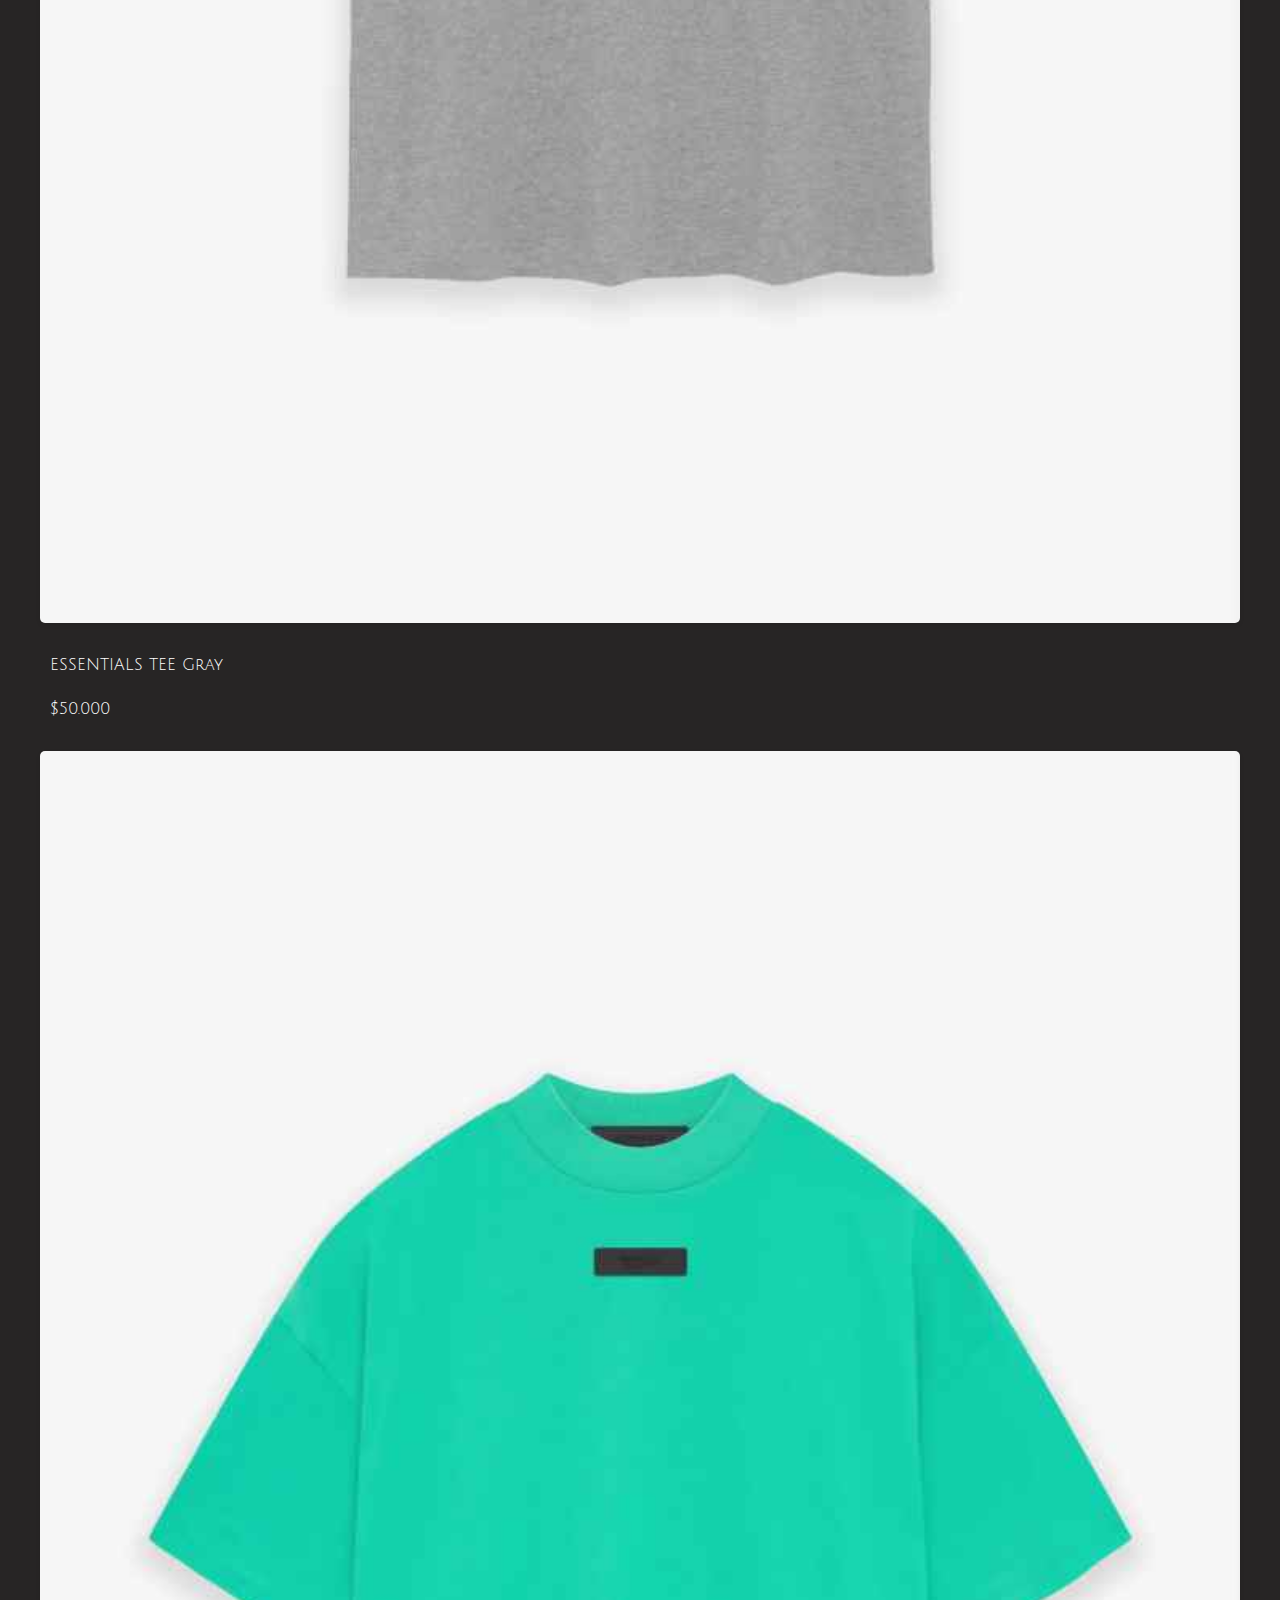
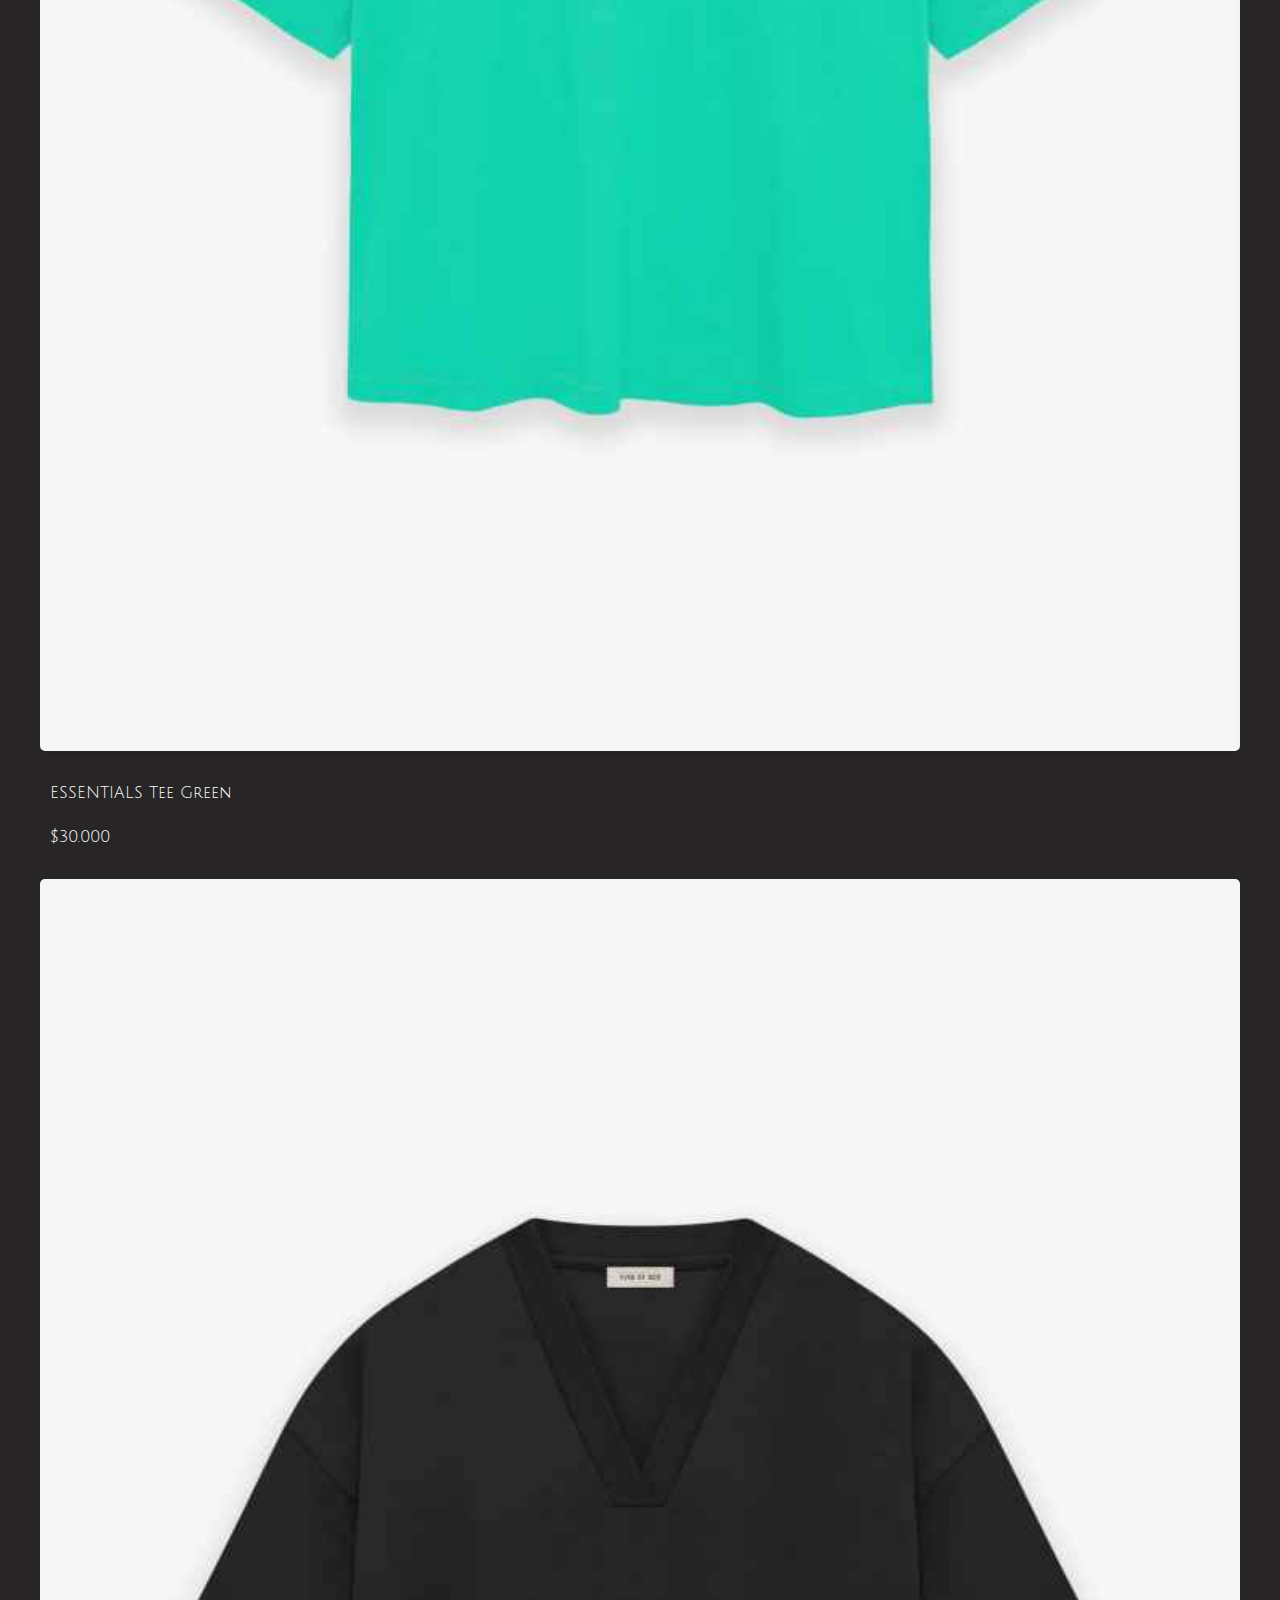
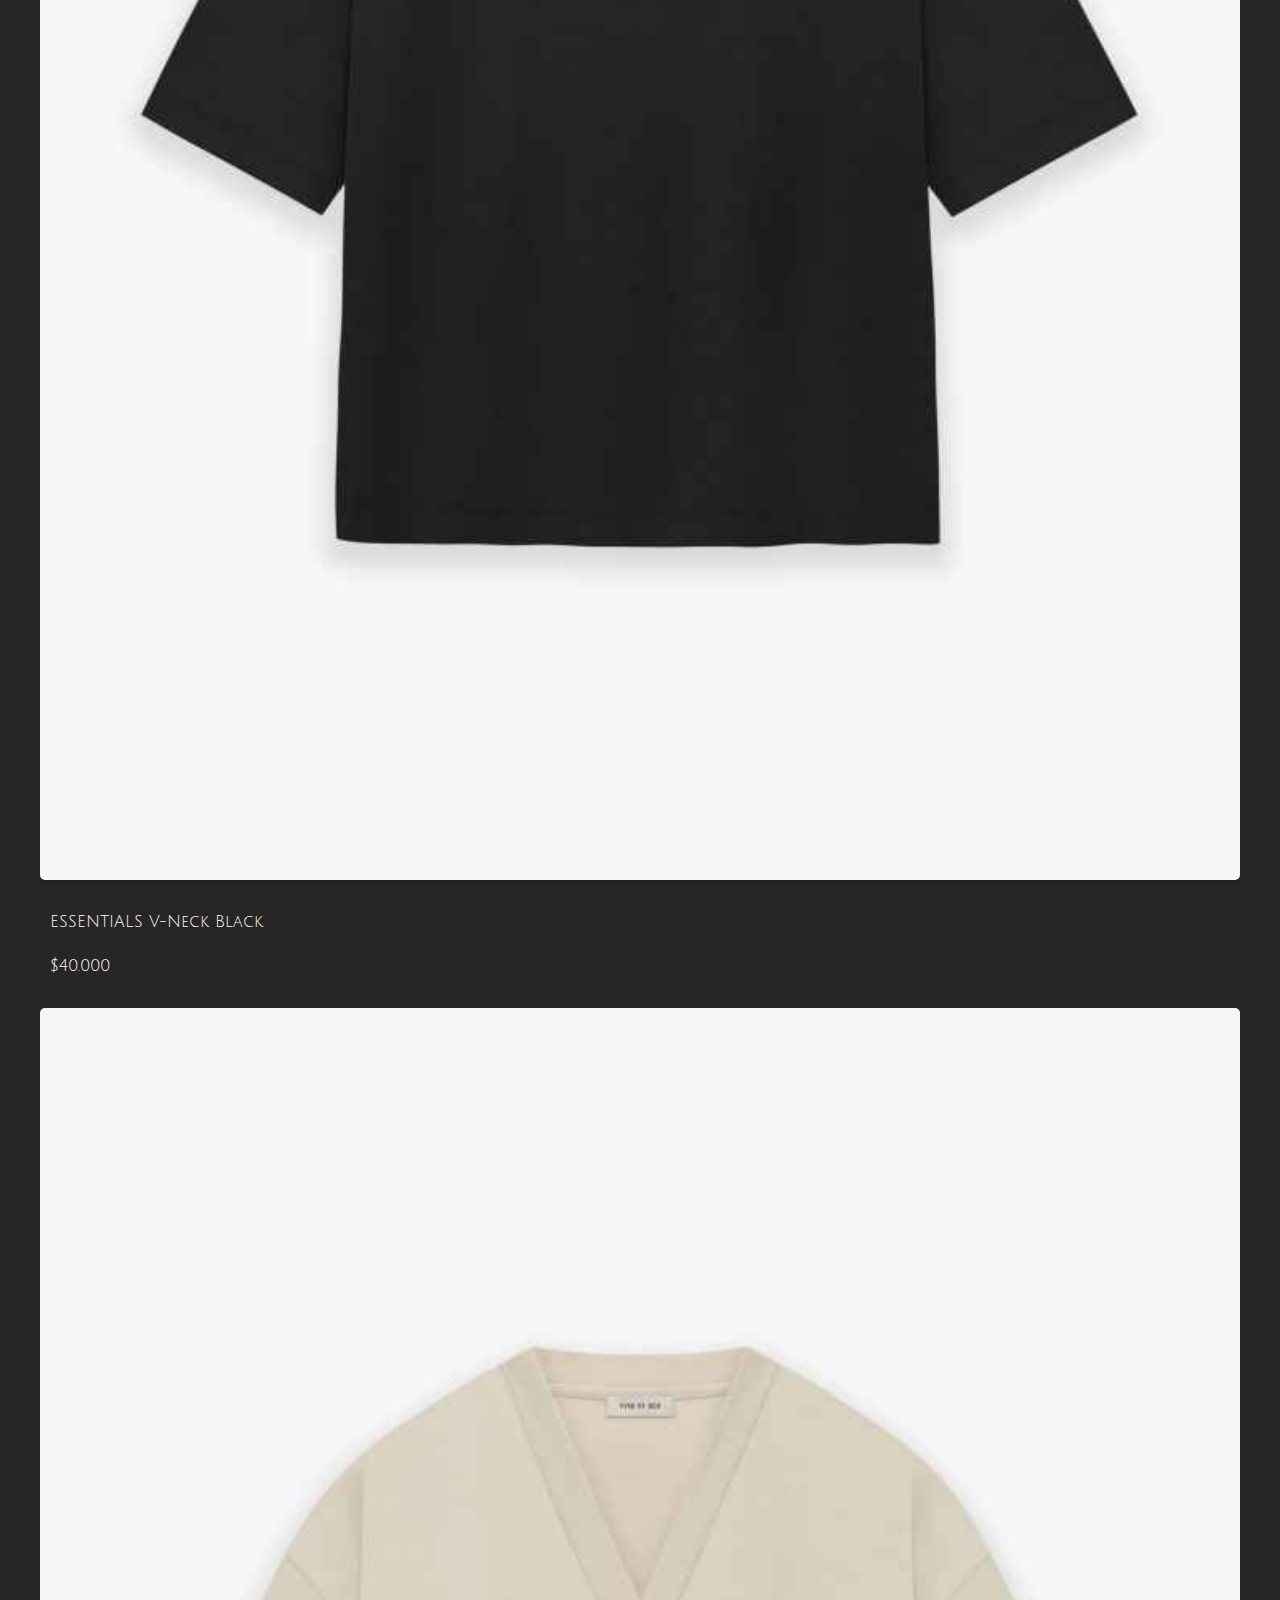
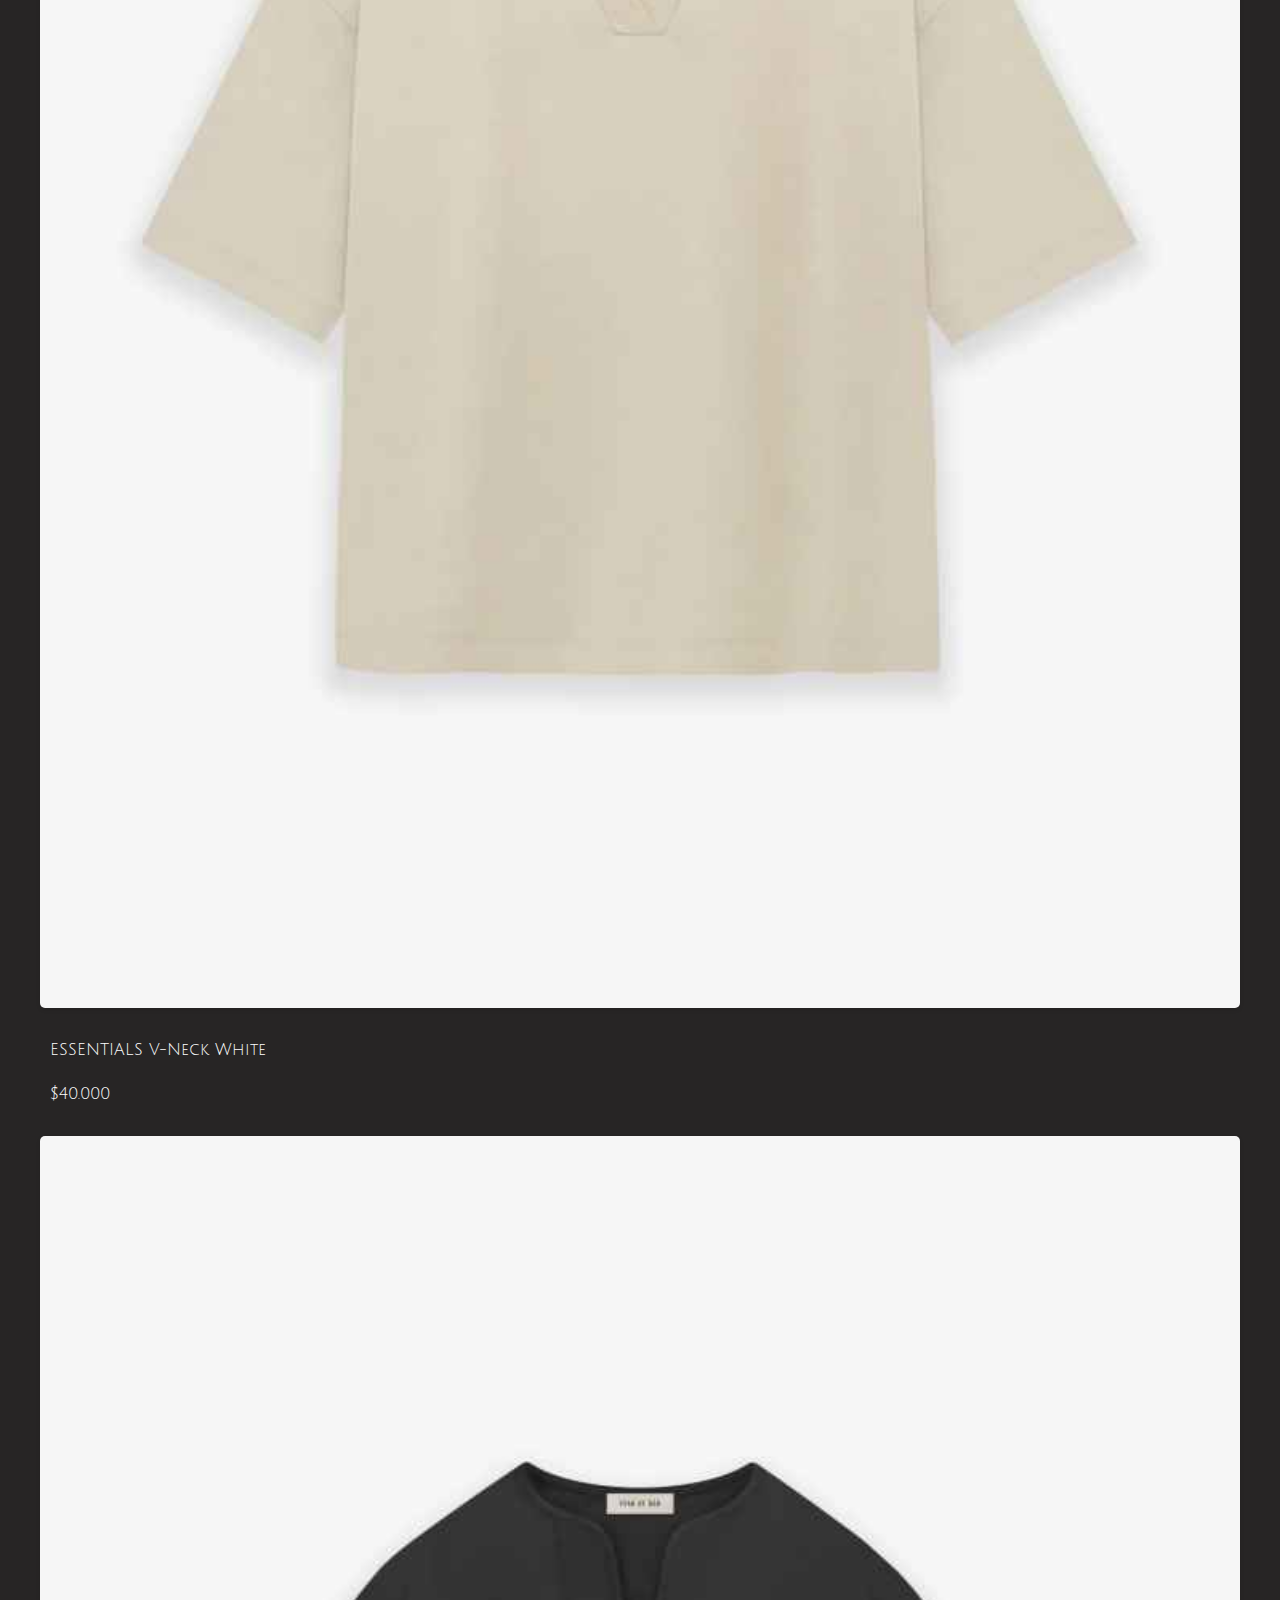
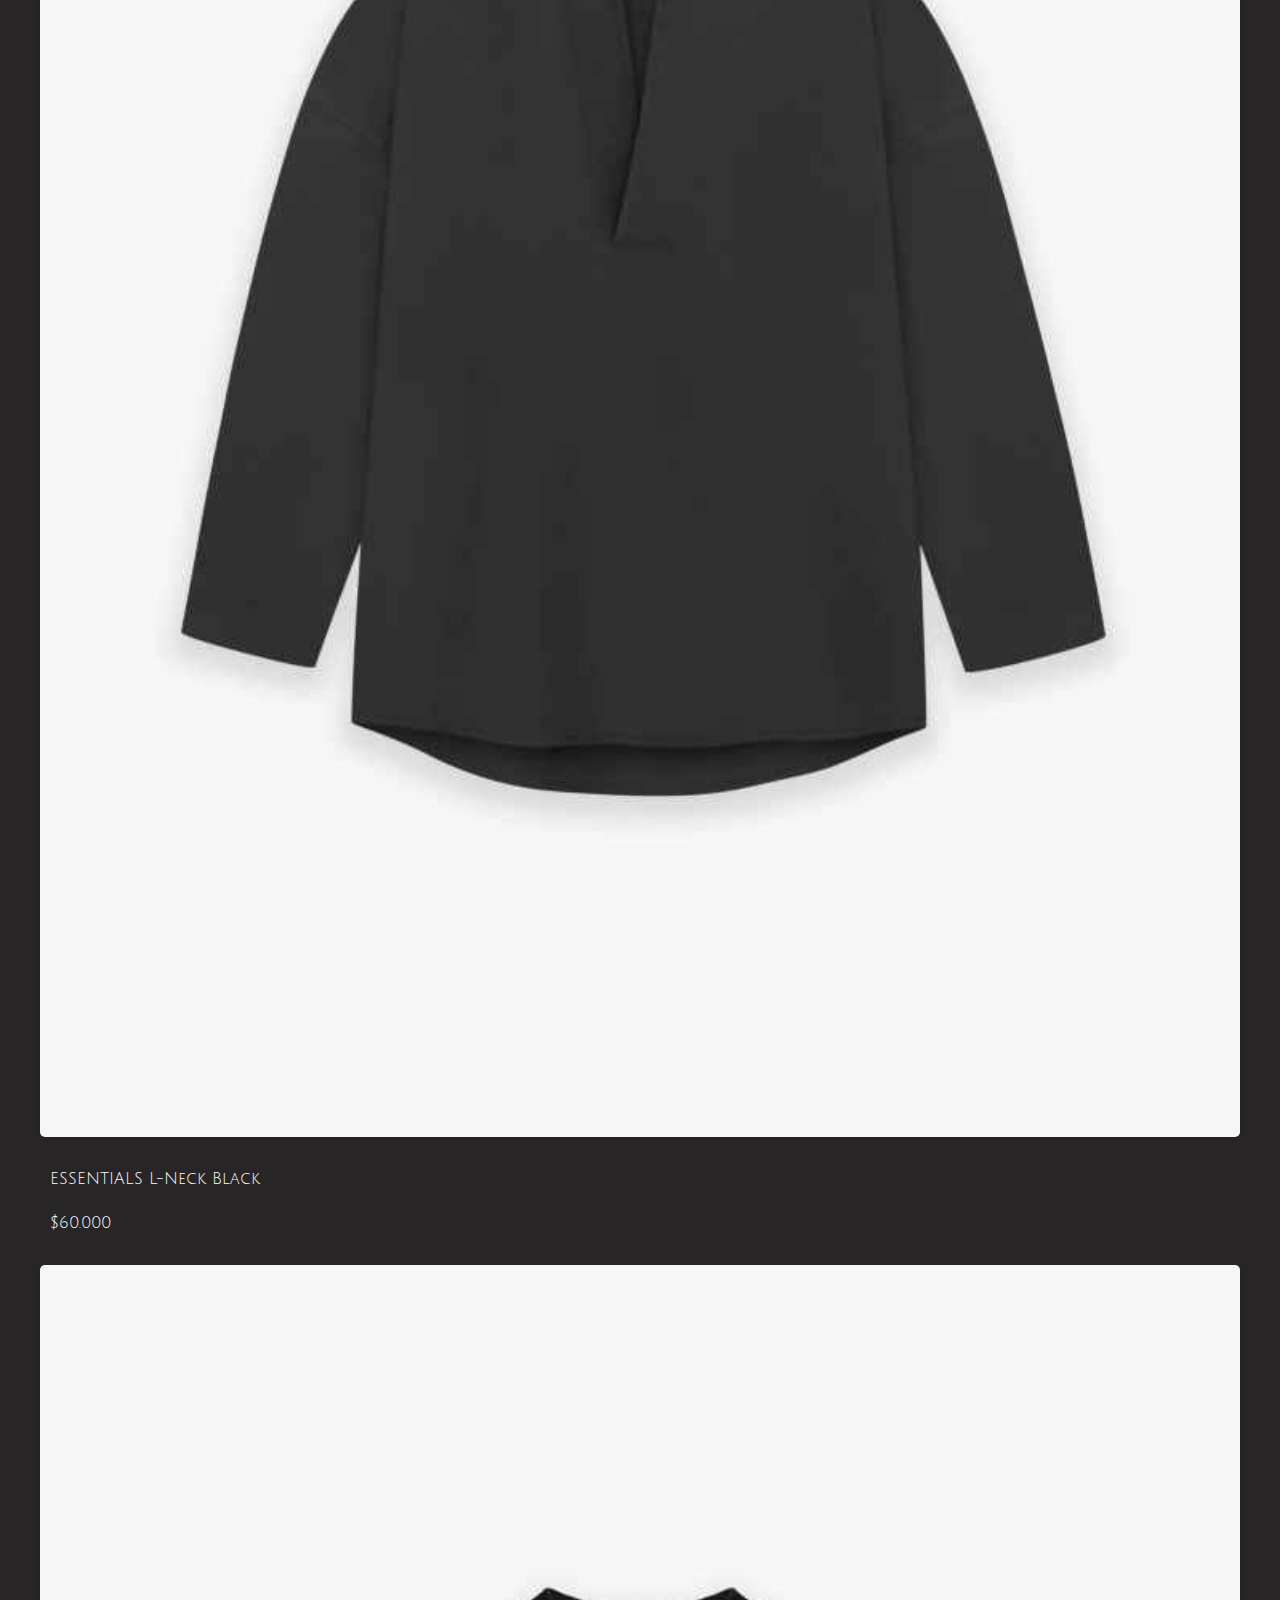
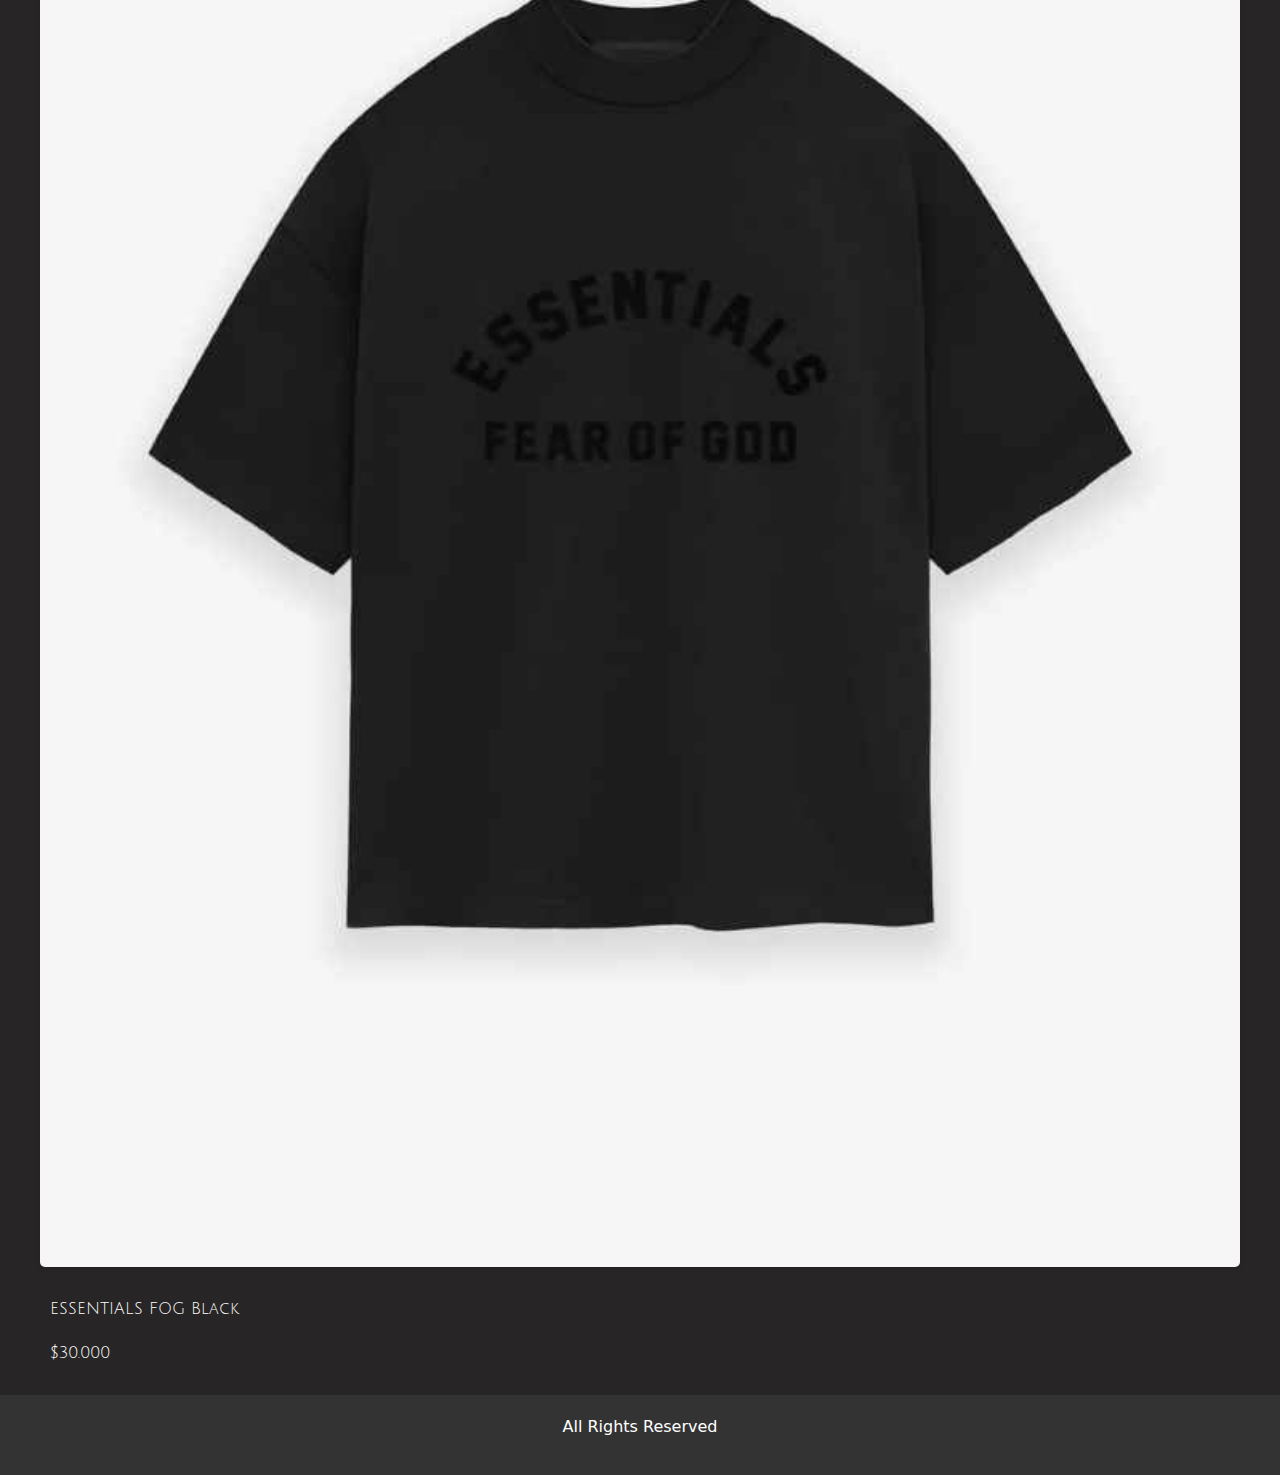
<file: pages/shirts.html>
<!DOCTYPE html>
<html lang="en">
<head>
    <meta charset="UTF-8">
    <meta name="viewport" content="width=device-width, initial-scale=1.0">
    <title>Document</title>
    <link href="https://cdn.jsdelivr.net/npm/bootstrap@5.3.3/dist/css/bootstrap.min.css" rel="stylesheet" integrity="sha384-QWTKZyjpPEjISv5WaRU9OFeRpok6YctnYmDr5pNlyT2bRjXh0JMhjY6hW+ALEwIH" crossorigin="anonymous">
    <link rel="preconnect" href="https://fonts.googleapis.com">
    <link rel="preconnect" href="https://fonts.gstatic.com" crossorigin>
    <link href="https://fonts.googleapis.com/css2?family=Cinzel+Decorative:wght@400;700;900&display=swap" rel="stylesheet">
    <link rel="preconnect" href="https://fonts.googleapis.com">
    <link rel="preconnect" href="https://fonts.gstatic.com" crossorigin>
    <link href="https://fonts.googleapis.com/css2?family=Julius+Sans+One&display=swap" rel="stylesheet">
    
    <link rel="stylesheet" href="../css/style.css">
</head>
<body>
    <header>
      <img class="bg-img" src="img-pages/asti-bg.png" alt="">
      <nav class="navbar navbar-expand-lg bg-dark">
        <div class="container-fluid">
          <a class="navbar-brand" href="../index.html">Asti</a>
          <button class="navbar-toggler" type="button" data-bs-toggle="collapse" data-bs-target="#navbarNavAltMarkup" aria-controls="navbarNavAltMarkup" aria-expanded="false" aria-label="Toggle navigation">
            <span class="navbar-toggler-icon"></span>
          </button>
          <div class="collapse navbar-collapse" id="navbarNavAltMarkup">
            <div class="navbar-nav">
              <a class="nav-link active" aria-current="page" href="../pages/Art.html">Art</a>
              <a class="nav-link active" href="#">Shirts</a>
              <a class="nav-link active" href="../pages/shoes.html">Shoes</a>
              <a class="nav-link active" href="../pages/Hoodies.html">Hoodies</a>
            </div>
          </div>
        </div>
      </nav>

      <h1 class="titulo-producto">Shirts Section</h1>
    </header>
    <main>
        <section>
    
          <article>
          <img class="imagenes-shirts" src="img-pages/fearofgod-1.jfif" alt="imagen seccion remeras">
          <p class="nombre-articulo">ESSENTIALS Black Shirt</p>
                <p class="precio-articulo">$50.000</p>
          </article>
          <article>
          <img class="imagenes-shirts" src="img-pages/fearofgod-2.jfif" alt="imagen seccion remeras">
          <p class="nombre-articulo">ESSENTIALS Tee Core</p>
                <p class="precio-articulo">$40.000</p>
          </article>
          <article>
          <img class="imagenes-shirts" src="img-pages/fearofgod-3.jfif" alt="imagen seccion remeras">
          <p class="nombre-articulo">ESSENTIALS Tee Yellow</p>
                <p class="precio-articulo">$40.000</p>
          </article>
             
         </section>

         <section>
    
          <article>
          <img class="imagenes-shirts" src="img-pages/fearofgod-4.jfif" alt="imagen seccion remeras">
          <p class="nombre-articulo">ESSENTIALS TEE Gray</p>
                <p class="precio-articulo">$50.000</p>
          </article>
          <article>
          <img class="imagenes-shirts" src="img-pages/fearofgod-5.jfif" alt="imagen seccion remeras">
          <p class="nombre-articulo">ESSENTIALS Tee Green</p>
                <p class="precio-articulo">$30.000</p>
          </article>
          <article>
          <img class="imagenes-shirts" src="img-pages/fearofgod-6.jfif" alt="imagen seccion remeras">
          <p class="nombre-articulo">ESSENTIALS V-Neck Black</p>
                <p class="precio-articulo">$40.000</p>
          </article>
             
         </section>

         <section>
    
          <article>
          <img class="imagenes-shirts" src="img-pages/fearofgod-7.jfif" alt="imagen seccion remeras">
          <p class="nombre-articulo">ESSENTIALS V-Neck White</p>
                <p class="precio-articulo">$40.000</p>
          </article>
          <article>
          <img class="imagenes-shirts" src="img-pages/fearofgod-8.jfif" alt="imagen seccion remeras">
          <p class="nombre-articulo">ESSENTIALS L-Neck Black</p>
                <p class="precio-articulo">$60.000</p>
          </article>
          <article>
          <img class="imagenes-shirts" src="img-pages/fearofgod-9.jpg" alt="imagen seccion remeras">
          <p class="nombre-articulo">ESSENTIALS FOG Black</p>
                <p class="precio-articulo">$30.000</p>
          </article>
             
         </section>
    
    </main>
    <script src="https://cdn.jsdelivr.net/npm/bootstrap@5.3.3/dist/js/bootstrap.bundle.min.js" integrity="sha384-YvpcrYf0tY3lHB60NNkmXc5s9fDVZLESaAA55NDzOxhy9GkcIdslK1eN7N6jIeHz" crossorigin="anonymous"></script>
</body>
<footer>
  <div class="container">
      <p>All Rights Reserved</p>
  </div>
</footer>
</html>
</file>
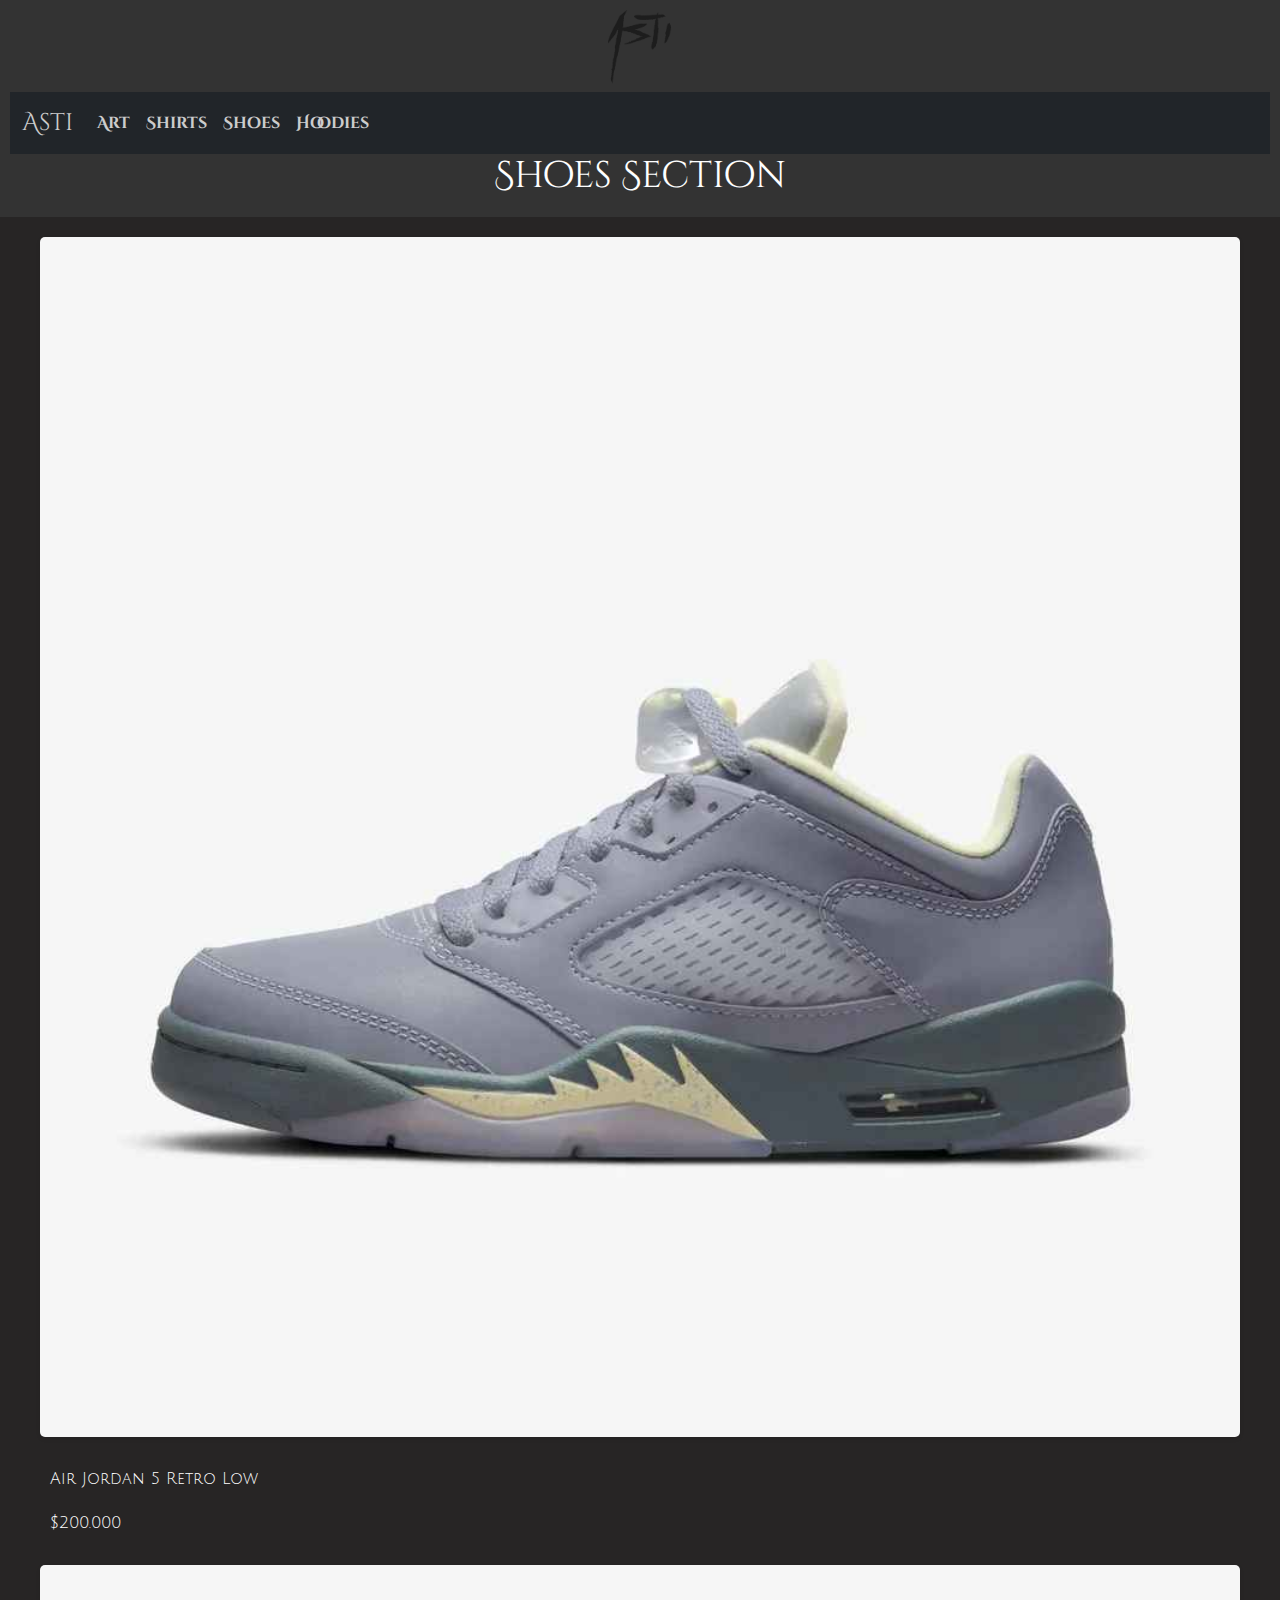
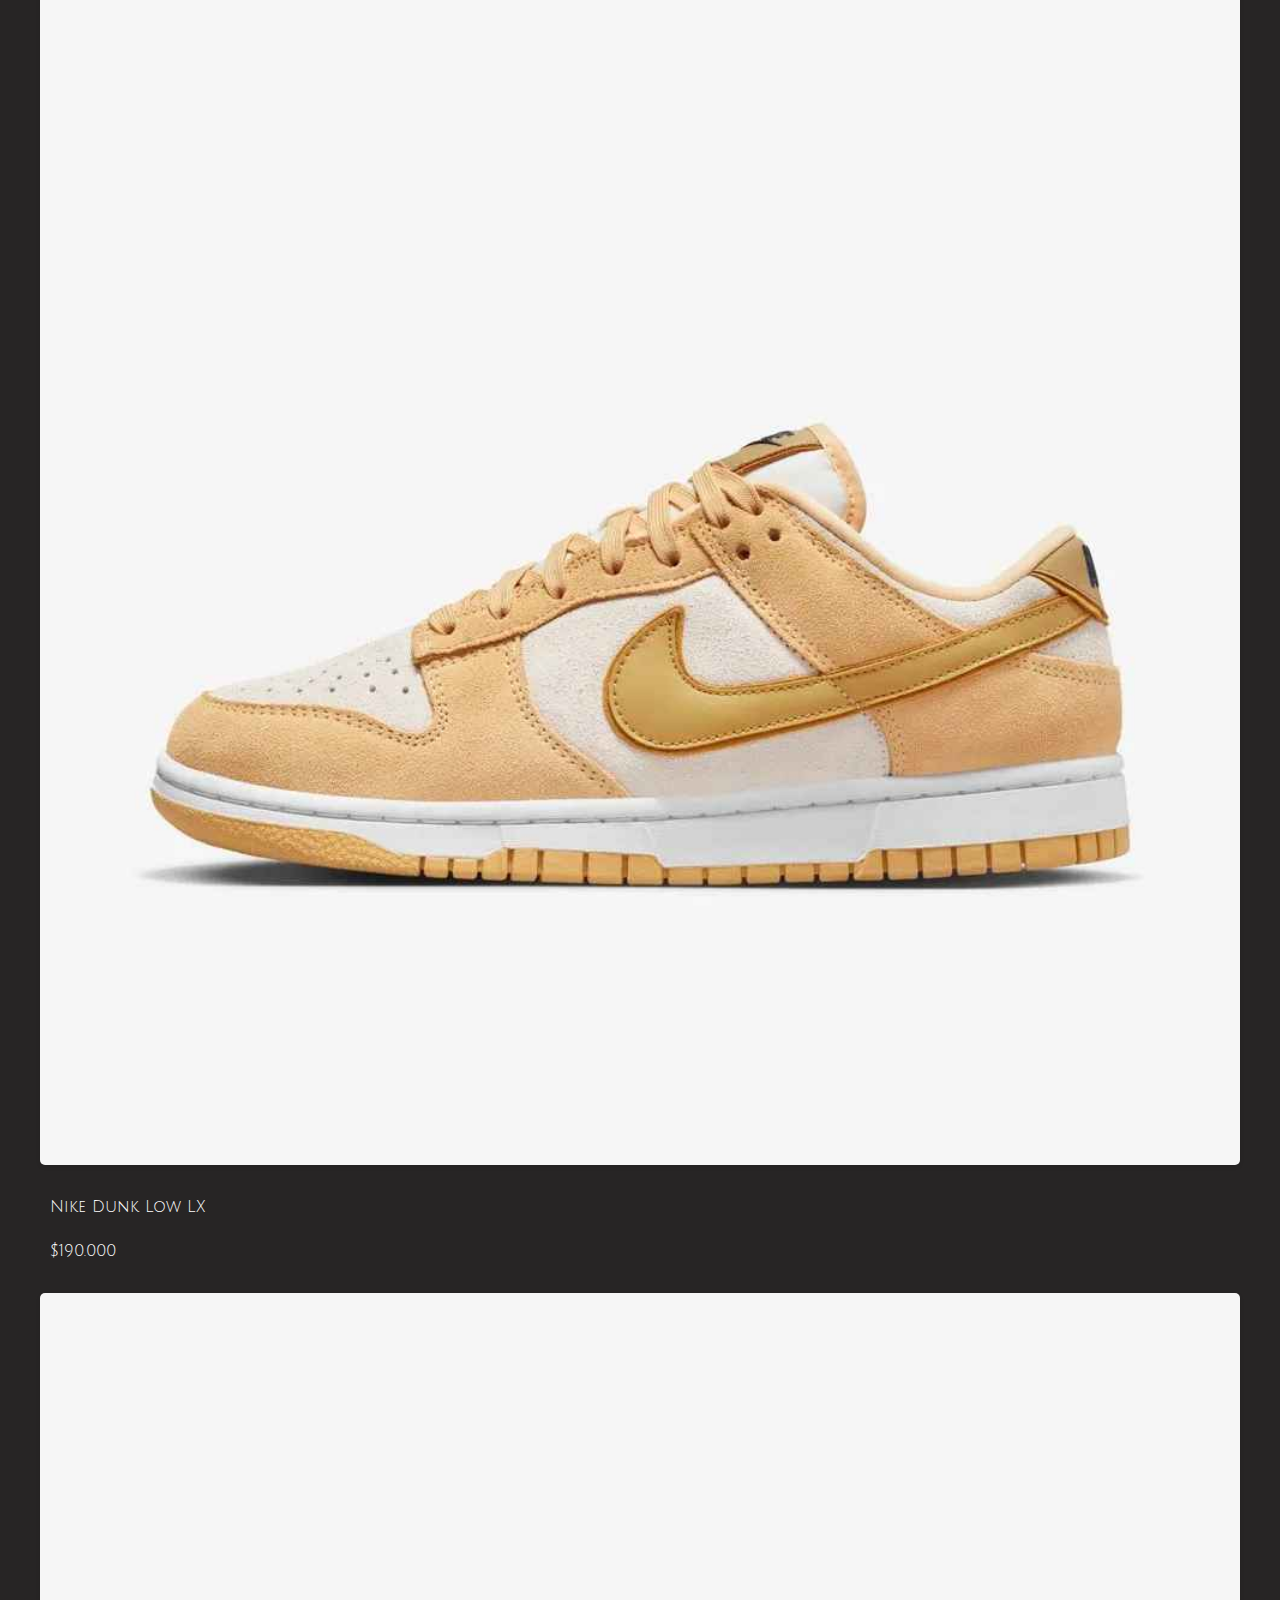
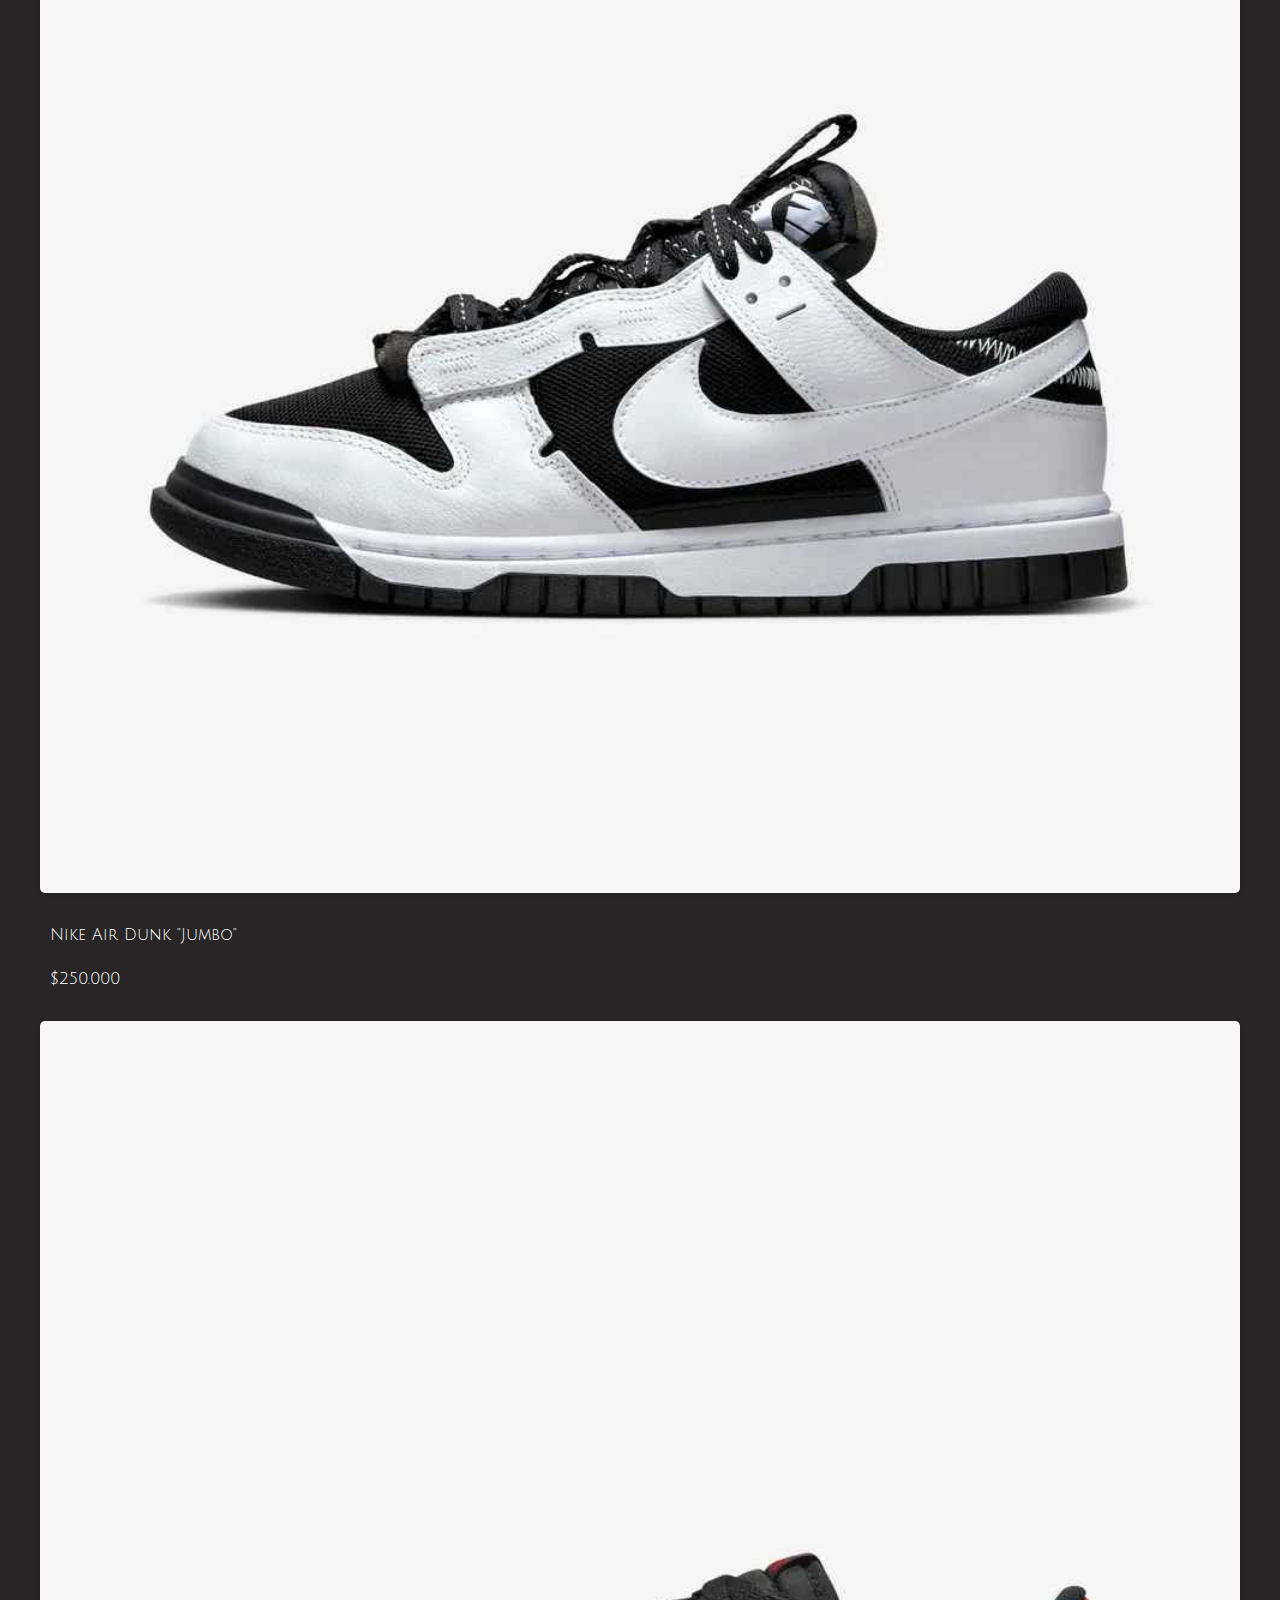
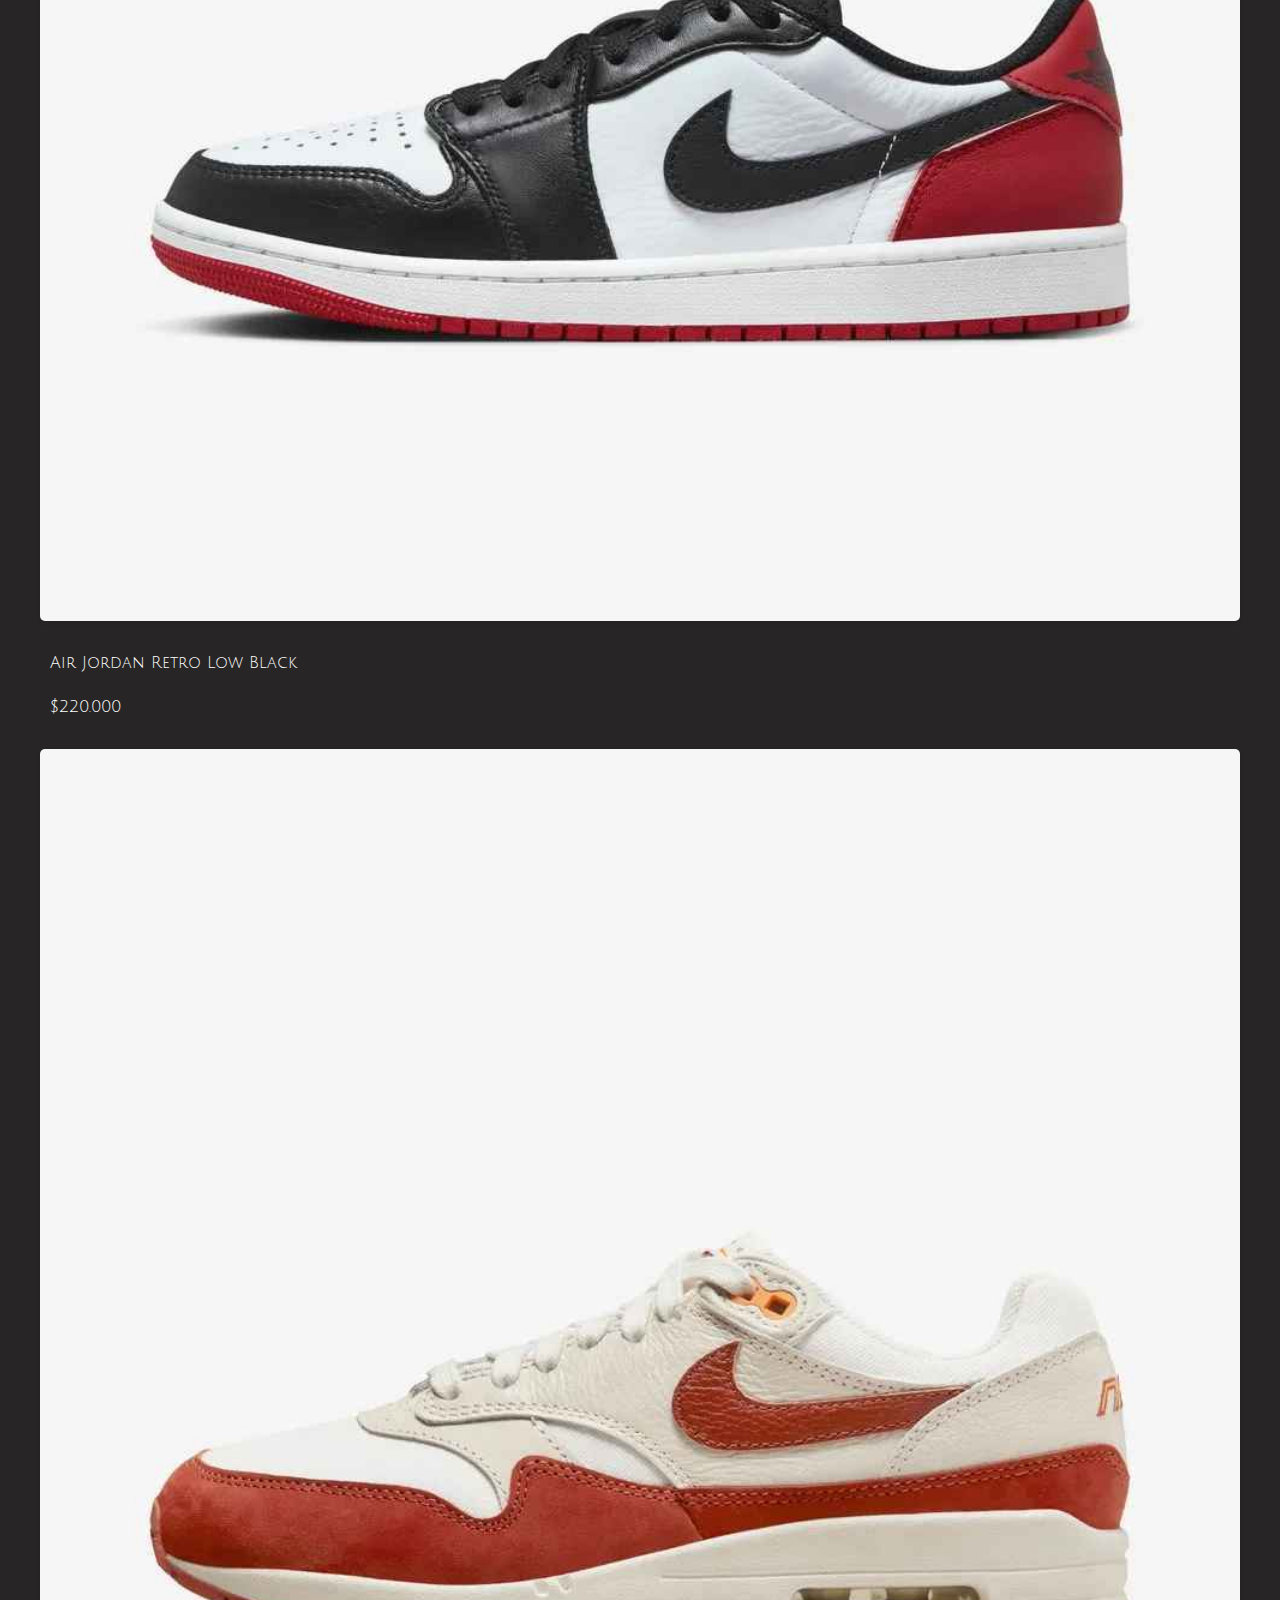
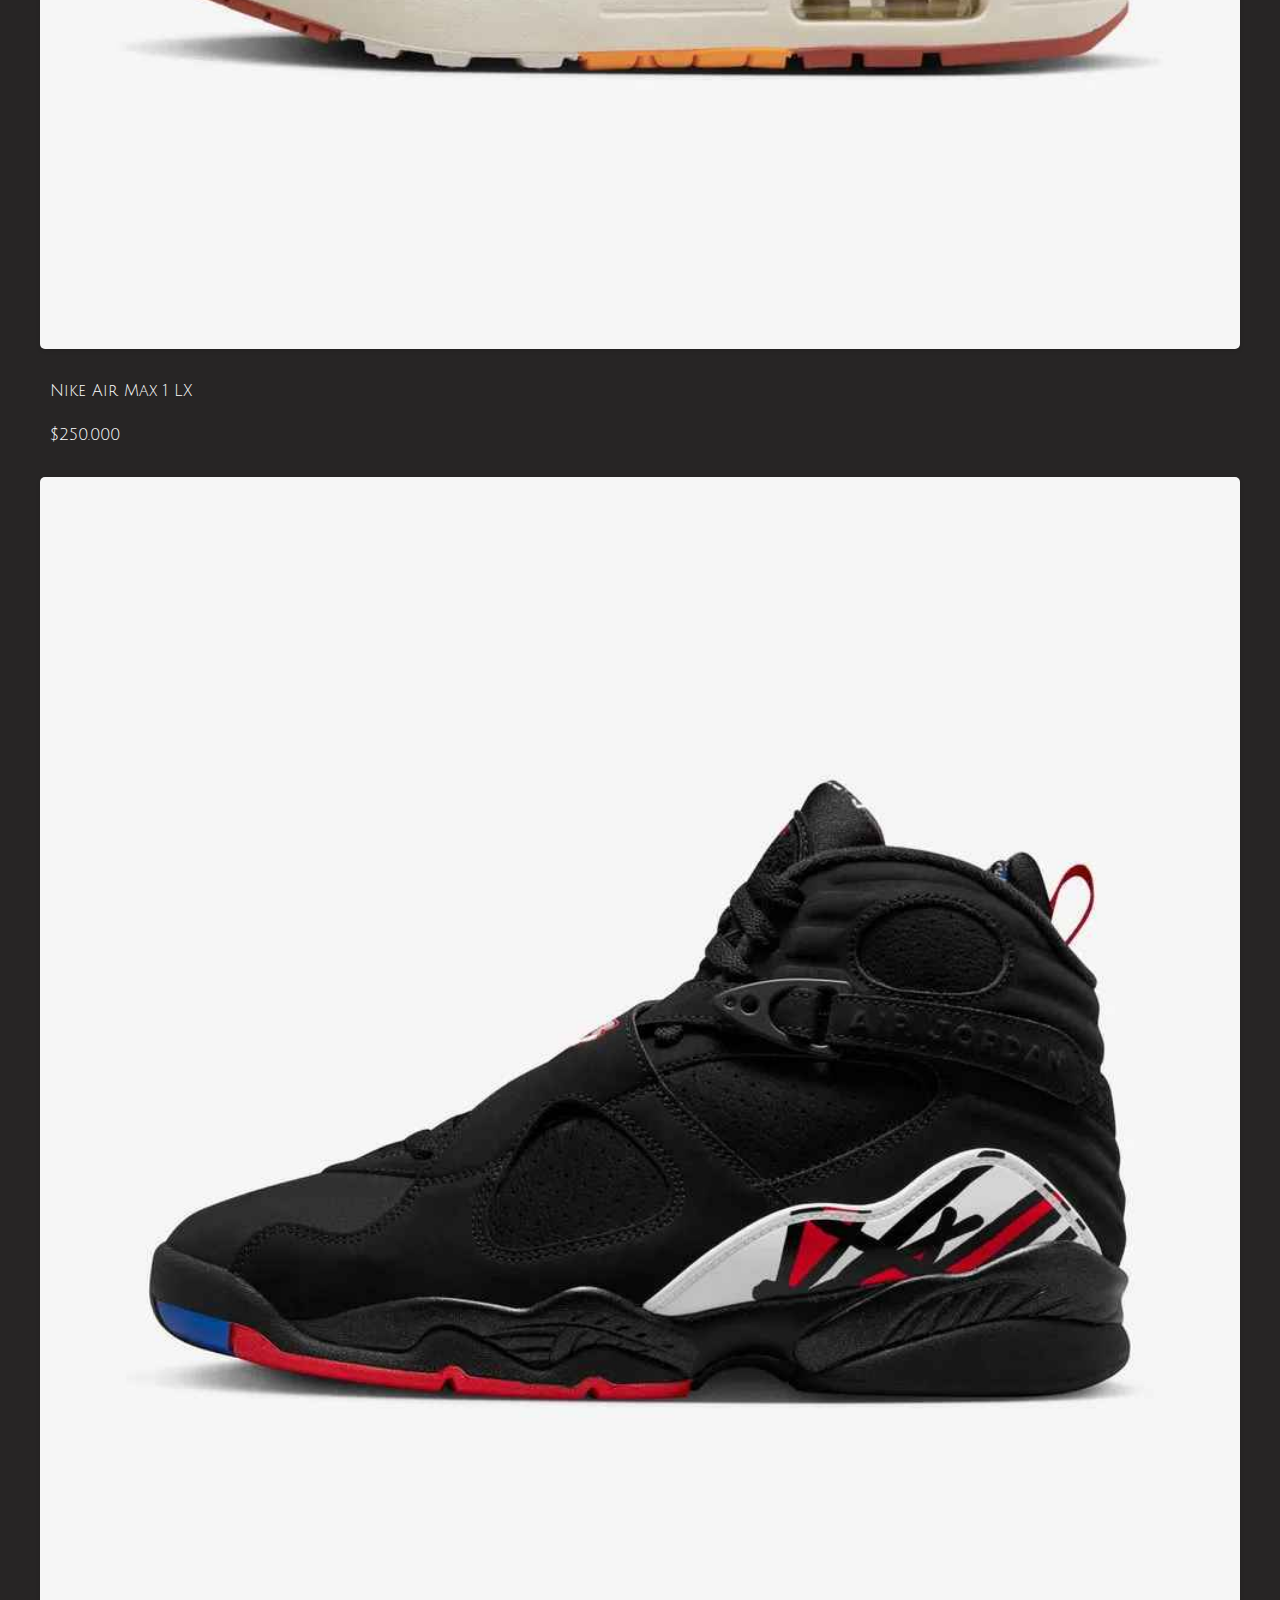
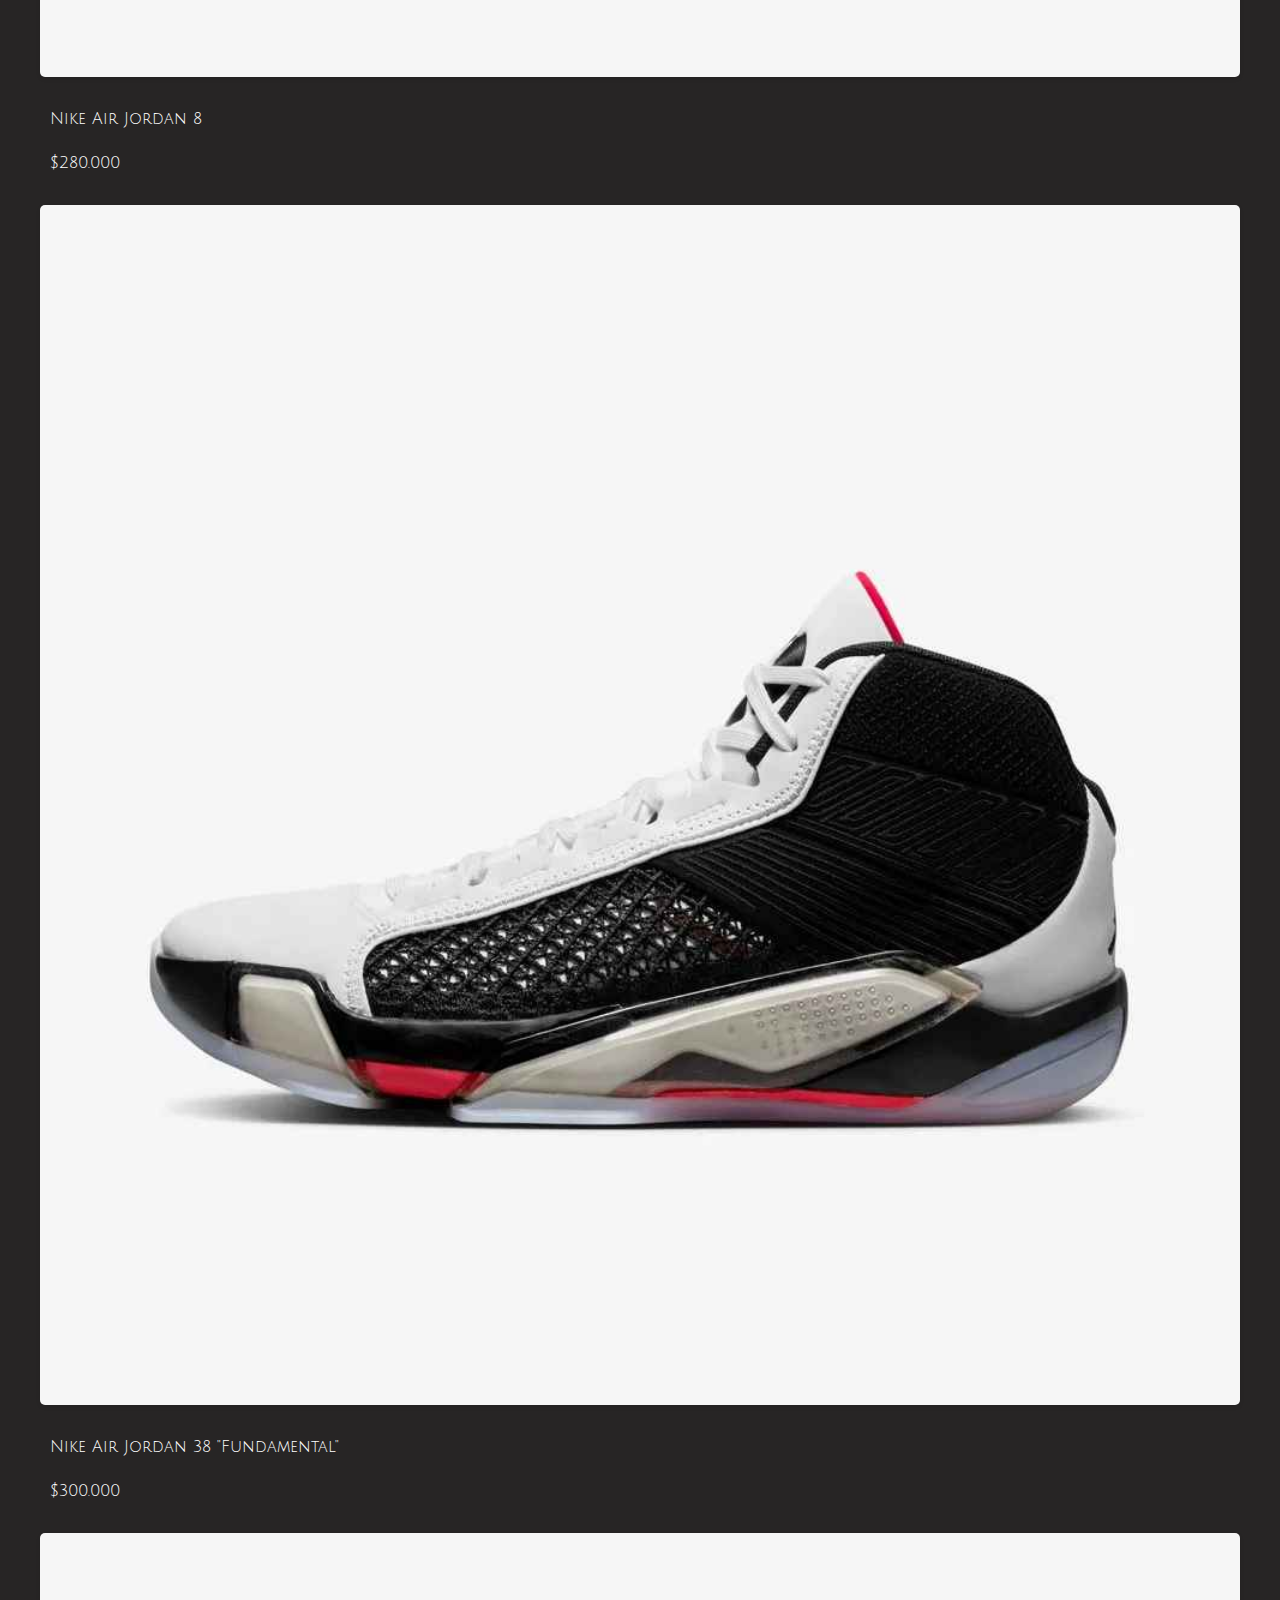
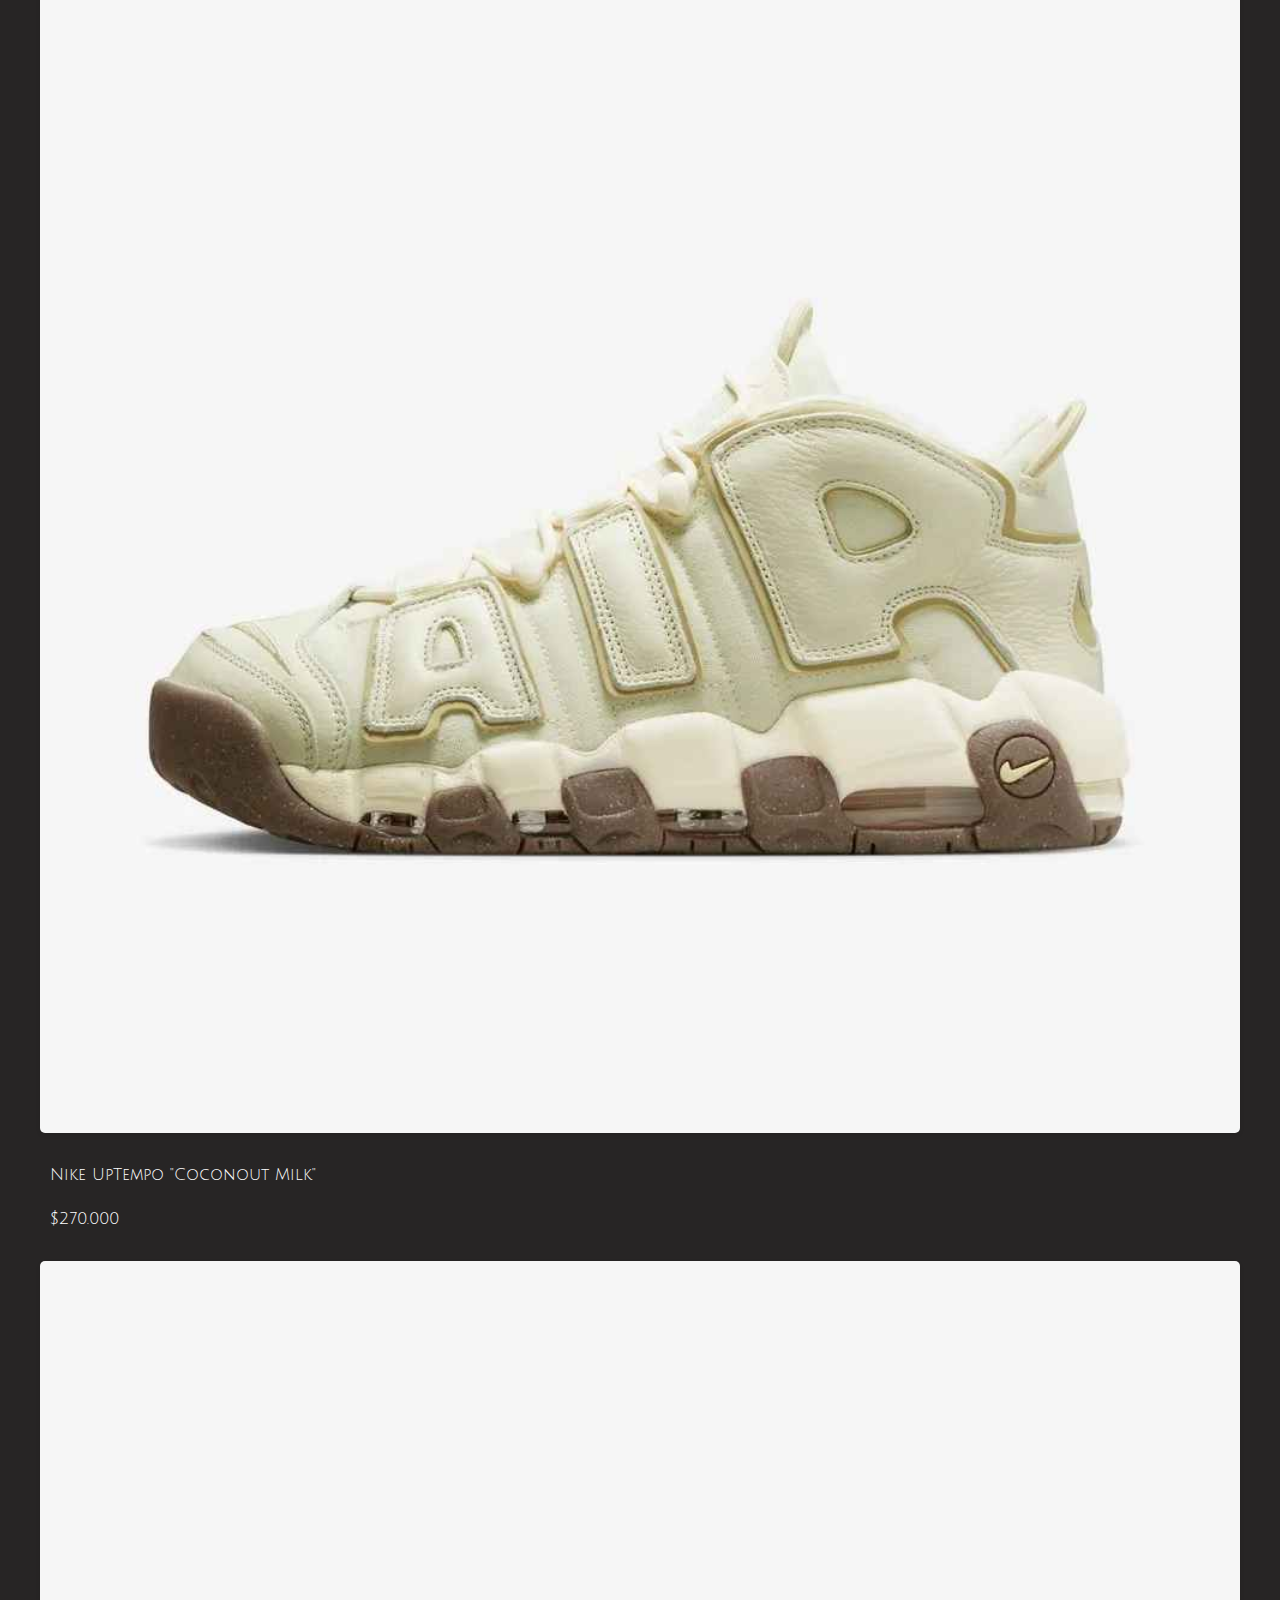
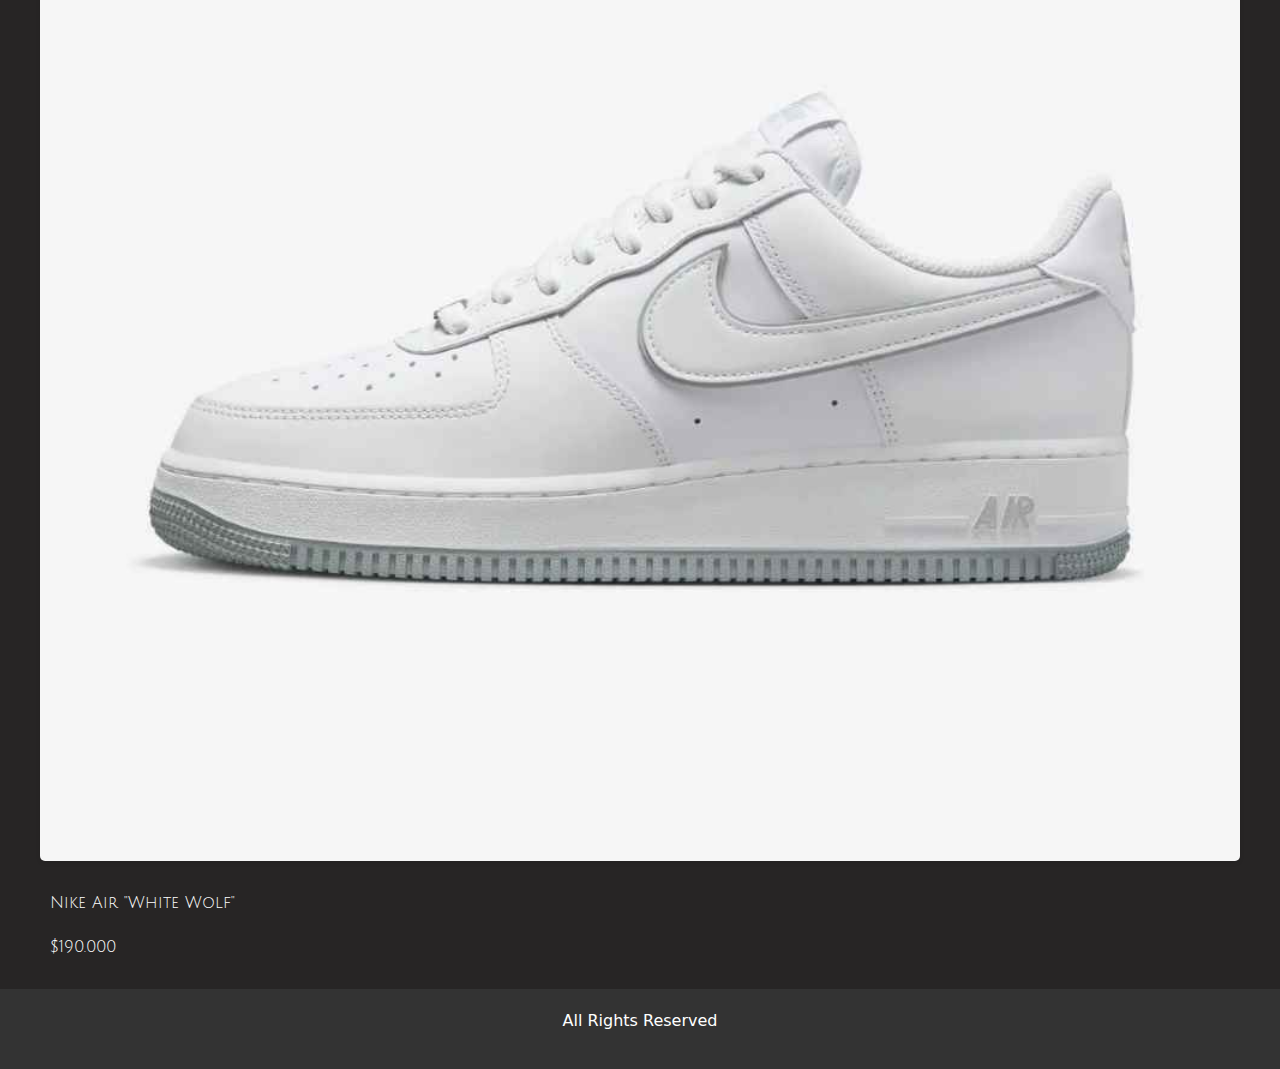
<file: pages/shoes.html>
<!DOCTYPE html>
<html lang="en">
<head>
    <meta charset="UTF-8">
    <meta name="viewport" content="width=device-width, initial-scale=1.0">
    <title>Document</title>
    <link href="https://cdn.jsdelivr.net/npm/bootstrap@5.3.3/dist/css/bootstrap.min.css" rel="stylesheet" integrity="sha384-QWTKZyjpPEjISv5WaRU9OFeRpok6YctnYmDr5pNlyT2bRjXh0JMhjY6hW+ALEwIH" crossorigin="anonymous">
    <link rel="preconnect" href="https://fonts.googleapis.com">
    <link rel="preconnect" href="https://fonts.gstatic.com" crossorigin>
    <link href="https://fonts.googleapis.com/css2?family=Cinzel+Decorative:wght@400;700;900&display=swap" rel="stylesheet">
    <link rel="preconnect" href="https://fonts.googleapis.com">
    <link rel="preconnect" href="https://fonts.gstatic.com" crossorigin>
    <link href="https://fonts.googleapis.com/css2?family=Julius+Sans+One&display=swap" rel="stylesheet">
    <link rel="preconnect" href="https://fonts.googleapis.com">
    <link rel="preconnect" href="https://fonts.gstatic.com" crossorigin>
    <link href="https://fonts.googleapis.com/css2?family=Julius+Sans+One&display=swap" rel="stylesheet">
    
    <link rel="stylesheet" href="../css/style.css">
</head>
<body>
    <header>
      <img class="bg-img" src="img-pages/asti-bg.png" alt="">
      <nav class="navbar navbar-expand-lg bg-dark">
        <div class="container-fluid">
          <a class="navbar-brand" href="../index.html">Asti</a>
          <button class="navbar-toggler" type="button" data-bs-toggle="collapse" data-bs-target="#navbarNavAltMarkup" aria-controls="navbarNavAltMarkup" aria-expanded="false" aria-label="Toggle navigation">
            <span class="navbar-toggler-icon"></span>
          </button>
          <div class="collapse navbar-collapse" id="navbarNavAltMarkup">
            <div class="navbar-nav">
              <a class="nav-link active" aria-current="page" href="../pages/Art.html">Art</a>
              <a class="nav-link active" href="../pages/shirts.html">Shirts</a>
              <a class="nav-link active" href="#">Shoes</a>
              <a class="nav-link active" href="../pages/Hoodies.html">Hoodies</a>
            </div>
          </div>
        </div>
      </nav>

      <h1 class="titulo-producto">Shoes Section</h1>
    </header>
 <main>
    <section>

        <article>
          <img class="imagenes-shoes" src="img-pages/shoes-1.jfif" alt="imagen de zapatilla">
          <p class="nombre-articulo">Air Jordan 5 Retro Low</p>
                <p class="precio-articulo">$200.000</p>
        </article>
        <article>
          <img class="imagenes-shoes" src="img-pages/shoes-2.jfif" alt="imagen de zapatilla">
          <p class="nombre-articulo">Nike Dunk Low LX</p>
                <p class="precio-articulo">$190.000</p>
        </article>
        <article>
          <img class="imagenes-shoes" src="img-pages/shoes-3.jfif" alt="imagen de zapatilla">
          <p class="nombre-articulo">Nike Air Dunk "Jumbo"</p>
                <p class="precio-articulo">$250.000</p>
        </article>
        
     </section>

     <section>

      <article>
        <img class="imagenes-shoes" src="img-pages/shoes-4.jfif" alt="imagen de zapatilla">
        <p class="nombre-articulo">Air Jordan Retro Low Black</p>
                <p class="precio-articulo">$220.000</p>
      </article>
      <article>
        <img class="imagenes-shoes" src="img-pages/shoes-5.jfif" alt="imagen de zapatilla">
        <p class="nombre-articulo">Nike Air Max 1 LX</p>
                <p class="precio-articulo">$250.000</p>
      </article>
      <article>
        <img class="imagenes-shoes" src="img-pages/shoes-6.jfif" alt="imagen de zapatilla">
        <p class="nombre-articulo">Nike Air Jordan 8</p>
                <p class="precio-articulo">$280.000</p>
      </article>
      
   </section>

   <section>

    <article>
      <img class="imagenes-shoes" src="img-pages/shoes-7.jfif" alt="imagen de zapatilla">
      <p class="nombre-articulo">Nike Air Jordan 38 "Fundamental"</p>
                <p class="precio-articulo">$300.000</p>
    </article>
    <article>
      <img class="imagenes-shoes" src="img-pages/shoes-8.jfif" alt="imagen de zapatilla">
      <p class="nombre-articulo">Nike UpTempo "Coconout Milk"</p>
                <p class="precio-articulo">$270.000</p>
    </article>
    <article>
      <img class="imagenes-shoes" src="img-pages/shoes-9.jpg" alt="imagen de zapatilla">
      <p class="nombre-articulo">Nike Air "White Wolf"</p>
                <p class="precio-articulo">$190.000</p>
    </article>
    
 </section>

 </main>

 <script src="https://cdn.jsdelivr.net/npm/bootstrap@5.3.3/dist/js/bootstrap.bundle.min.js" integrity="sha384-YvpcrYf0tY3lHB60NNkmXc5s9fDVZLESaAA55NDzOxhy9GkcIdslK1eN7N6jIeHz" crossorigin="anonymous"></script>
</body>
<footer>
  <div class="container">
      <p>All Rights Reserved</p>
  </div>
</footer>

</html>
</file>
<file: css/style.css>
body {
  background-color: #272525;
  color: #fff;
}
body header {
  background-color: #333;
  color: #fff;
  padding: 20px;
  text-align: center;
}
body header .bg-img {
  width: 4rem;
  border-radius: 30%;
  align-items: center;
}
body header .navbar {
  background-color: #333;
  color: #fff;
}
body header .navbar .navbar-brand {
  font-family: "Cinzel Decorative", serif;
  color: #ccc;
}
body header .navbar .navbar-brand:hover {
  color: #fff;
}
body header .navbar .navbar-nav .nav-link {
  color: #fff;
}
body header .navbar .navbar-nav .nav-link.active {
  font-weight: bold;
  font-family: "Cinzel Decorative", serif;
  color: #ccc;
}
body header .navbar .navbar-nav .nav-link:hover {
  color: #fff;
}
body header .navbar .navbar-toggler {
  border-color: #ccc;
}
body header .navbar .navbar-toggler:hover {
  border-color: #ccc;
}
body header .navbar .navbar-toggler .navbar-toggler-icon {
  background-color: black;
}
body header h1.titulo-producto {
  font-family: "Cinzel Decorative", serif;
  font-weight: 310;
  font-style: normal;
  font-size: 2.3rem;
}
body main {
  max-width: 1200px;
  margin: 20px auto;
}
body main .titulo-pagina {
  font-family: "Cinzel Decorative", serif;
  font-weight: 400;
  font-style: normal;
  font-size: 2rem;
  color: #fff;
}
body main section {
  margin-bottom: 20px;
  display: flex;
  flex-wrap: nowrap;
  flex-direction: row;
  justify-content: space-between;
}
body main section article {
  border: 4px salmon #333;
  display: flex;
  flex-direction: column;
  justify-content: space-between;
  transition: transform 0.4s;
}
body main section article:hover {
  transform: scale(1.1);
}
body main section article img {
  width: 30vh;
  height: 100%;
  margin-bottom: 20px;
  border-radius: 5px;
  box-shadow: 0 2px 4px rgba(0, 0, 0, 0.1);
}
body main section article p {
  font-family: "Julius Sans One", sans-serif;
  color: #fff;
  margin: 10px;
  font-size: 1rem;
}
body main section article span {
  margin: 10px;
  font-size: 1.2rem;
  font-weight: bold;
}
body footer {
  background-color: #333;
  color: #fff;
  text-align: center;
  padding: 20px;
}
@media (max-width: 1396px) {
  body header {
    padding: 10px;
  }
  body .bg-img {
    width: 3rem;
  }
  body .navbar .navbar-brand {
    font-size: 1.5rem;
  }
  body .navbar .nav-link {
    font-size: 1rem;
  }
  body h1.titulo-producto {
    font-size: 2rem;
  }
  body main .titulo-pagina {
    font-size: 1.5rem;
  }
  body main section {
    flex-direction: column;
    align-items: center;
    gap: 20px;
  }
  body main section article {
    width: 100%;
  }
  body main section article img {
    width: 100%;
  }
  body main section article p {
    font-size: 1rem;
  }
  body main section article span {
    font-size: 1.2rem;
  }
}
@media (max-width: 768px) {
  body header {
    padding: 10px;
  }
  body header .bg-img {
    width: 3rem;
  }
  body header .navbar .navbar-brand {
    font-size: 1.5rem;
  }
  body header .navbar .nav-link {
    font-size: 1rem;
  }
  body header h1.titulo-producto {
    font-size: 2rem;
  }
  body main .titulo-pagina {
    font-size: 1.5rem;
  }
  body main section {
    flex-direction: column;
    align-items: center;
    padding: 0;
    gap: 20px;
  }
  body main section article {
    width: 100%;
  }
  body main section article img {
    width: 100%;
  }
  body main section article p {
    margin: 10px;
    font-size: 1rem;
  }
  body main section article span {
    margin: 10px;
    font-size: 1.2rem;
    font-weight: bold;
  }
}

/*# sourceMappingURL=style.css.map */
</file>
